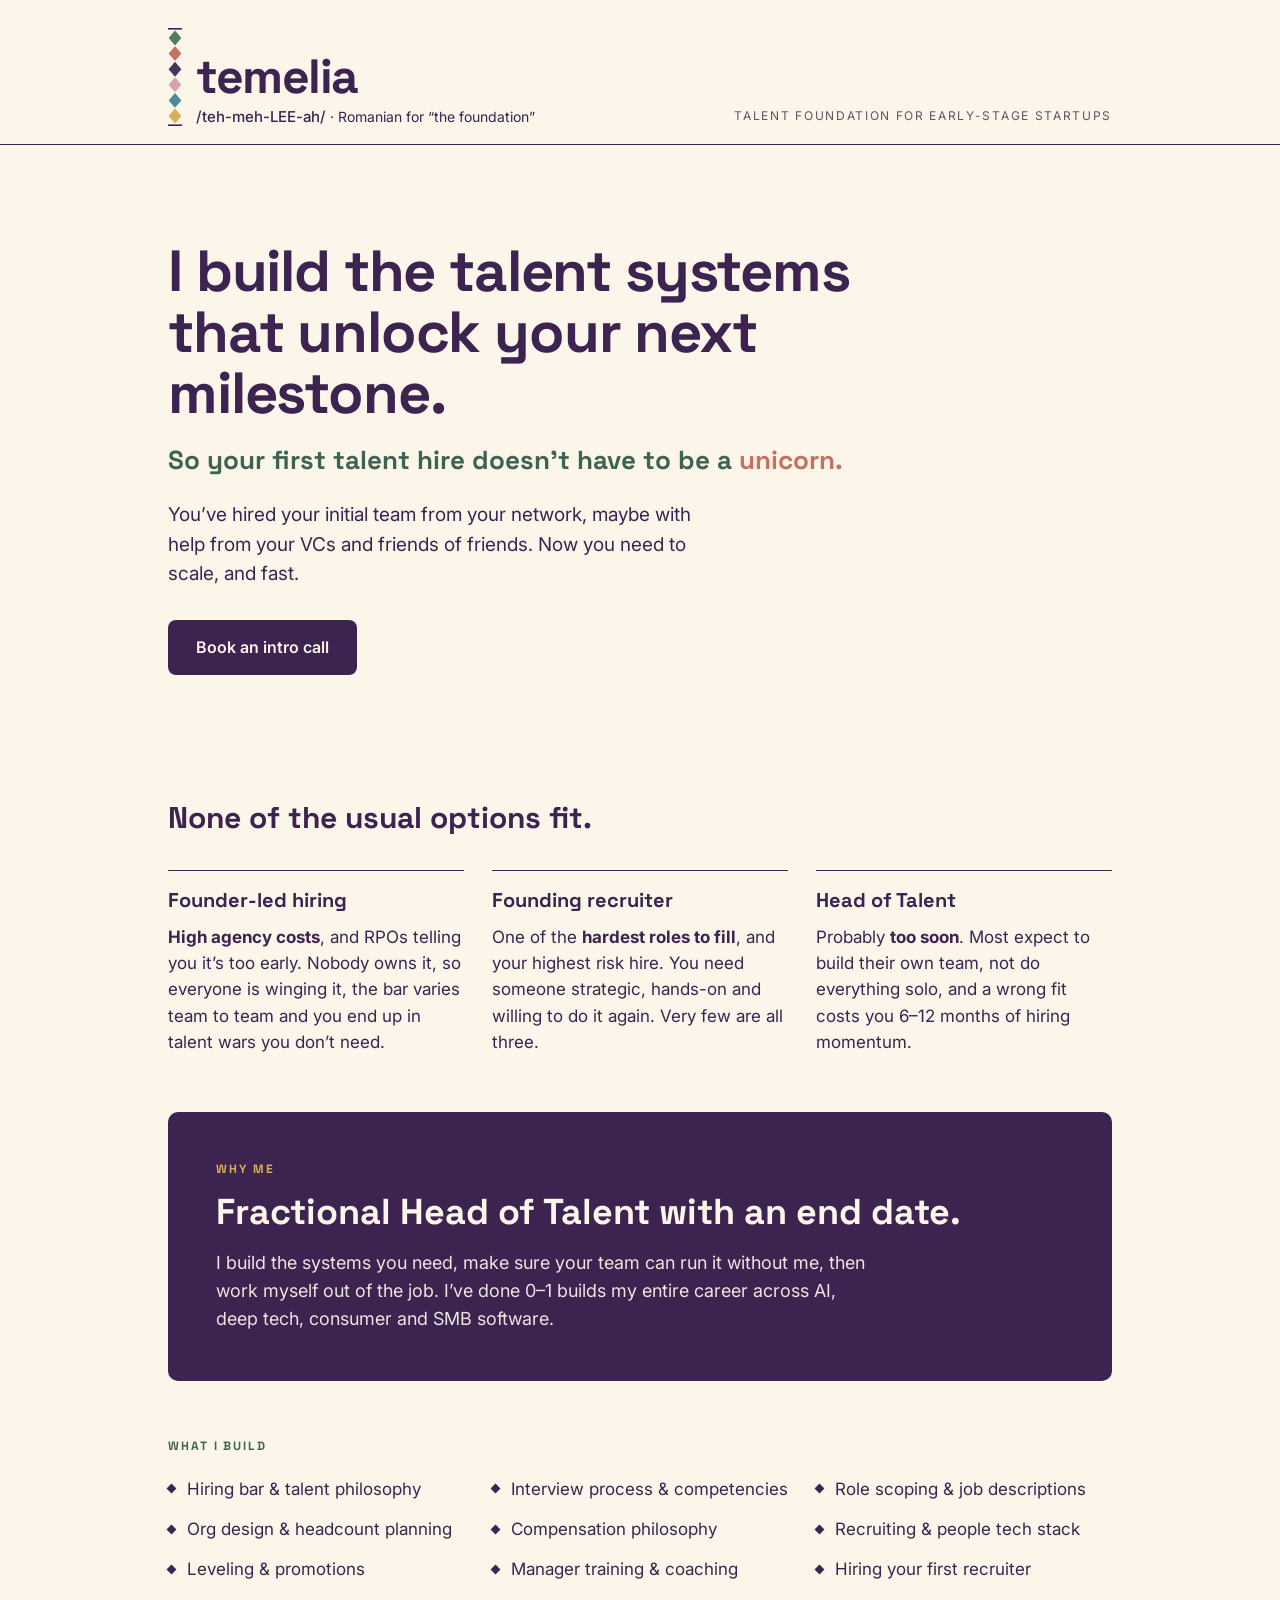
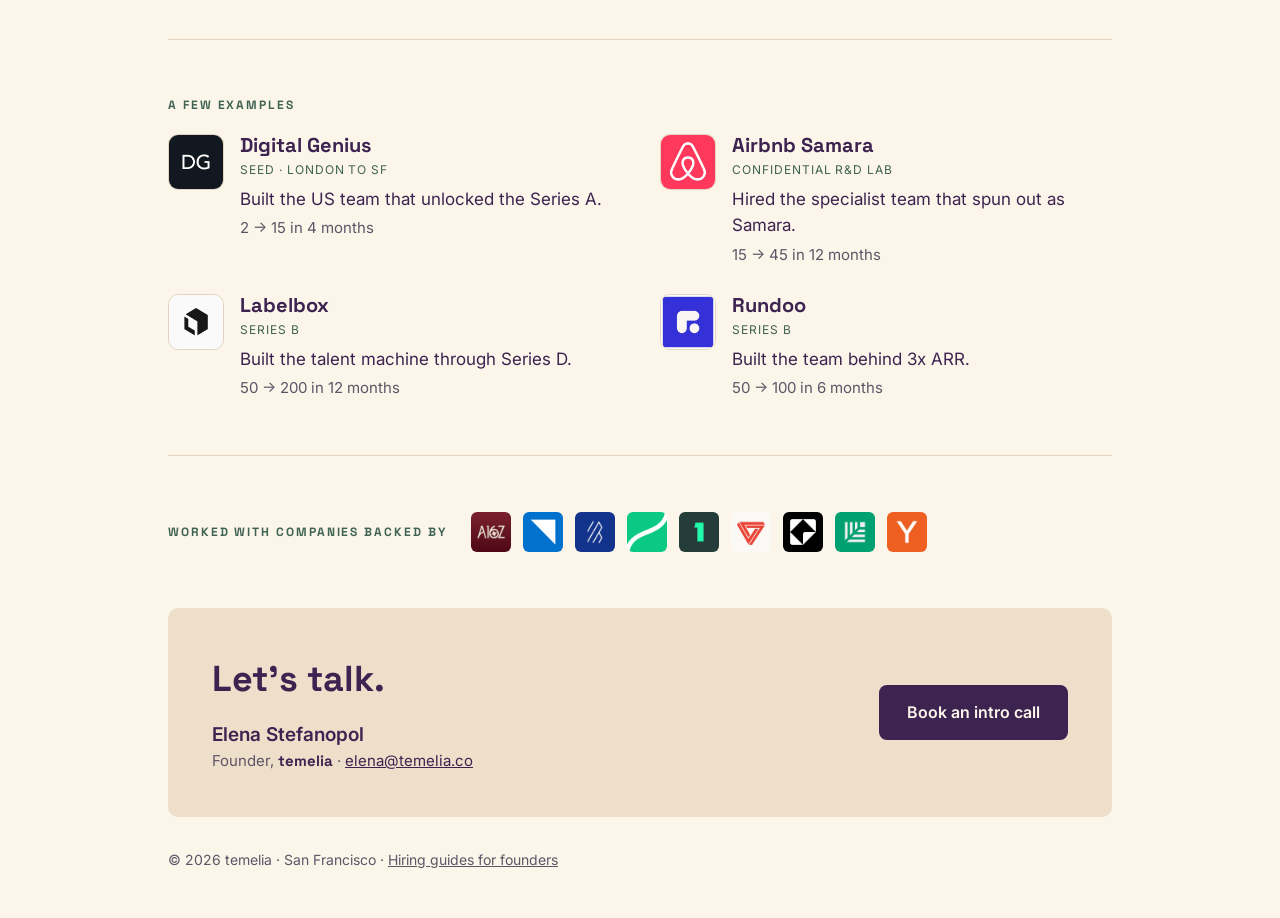
<file: index.html>
<!doctype html>
<html lang="en">
<head>
  <meta charset="utf-8">
  <meta name="viewport" content="width=device-width, initial-scale=1">
  <title>temelia | Talent foundation for early-stage startups</title>
  <meta name="description" content="Fractional Head of Talent with an end date. Elena Stefanopol builds the talent systems that unlock your next milestone.">
  <link rel="canonical" href="https://temelia.co/">
  <meta property="og:type" content="website">
  <meta property="og:site_name" content="temelia">
  <meta property="og:title" content="temelia | Fractional Head of Talent for San Francisco startups">
  <meta property="og:description" content="Elena Stefanopol builds the talent systems that unlock your next milestone. Fractional Head of Talent with an end date.">
  <meta property="og:url" content="https://temelia.co/">
  <meta property="og:image" content="https://temelia.co/assets/og-default.png">
  <meta property="og:image:width" content="1200">
  <meta property="og:image:height" content="630">
  <meta name="twitter:card" content="summary_large_image">
  <meta name="twitter:image" content="https://temelia.co/assets/og-default.png">
  <link rel="alternate" type="text/plain" href="/llms.txt" title="llms.txt">
  <script type="application/ld+json">
{
  "@context": "https://schema.org",
  "@graph": [
    {
      "@type": [
        "Organization",
        "ProfessionalService"
      ],
      "@id": "https://temelia.co/#organization",
      "name": "temelia",
      "url": "https://temelia.co/",
      "logo": "https://temelia.co/assets/apple-touch-icon.png",
      "image": "https://temelia.co/assets/og-default.png",
      "description": "Fractional Head of Talent practice for early-stage startups in the San Francisco Bay Area. temelia builds the hiring bar, interview process, headcount plan, compensation philosophy and recruiting stack, then hands it off on a defined end date.",
      "slogan": "Talent foundation for early-stage startups",
      "email": "elena@temelia.co",
      "founder": {
        "@id": "https://temelia.co/#elena"
      },
      "address": {
        "@type": "PostalAddress",
        "addressLocality": "San Francisco",
        "addressRegion": "CA",
        "addressCountry": "US"
      },
      "areaServed": [
        {
          "@type": "Place",
          "name": "San Francisco Bay Area"
        },
        {
          "@type": "Country",
          "name": "United States"
        }
      ],
      "priceRange": "From $30,000 per month",
      "knowsAbout": [
        "Startup hiring",
        "Fractional Head of Talent",
        "Structured interviews",
        "Hiring a founding recruiter",
        "Headcount planning",
        "Compensation philosophy"
      ],
      "hasOfferCatalog": {
        "@type": "OfferCatalog",
        "name": "Fractional Head of Talent",
        "itemListElement": [
          {
            "@type": "Offer",
            "itemOffered": {
              "@type": "Service",
              "name": "Fractional Head of Talent engagement",
              "serviceType": "Fractional Head of Talent",
              "description": "A fixed-term engagement that builds a startup's talent system and hires the first recruiter, with a defined end date.",
              "areaServed": "San Francisco Bay Area",
              "provider": {
                "@id": "https://temelia.co/#organization"
              }
            },
            "priceSpecification": {
              "@type": "UnitPriceSpecification",
              "minPrice": 30000,
              "priceCurrency": "USD",
              "unitText": "MONTH"
            }
          }
        ]
      },
      "sameAs": [
        "https://www.linkedin.com/in/elenastefanopol/",
        "https://speedoftalent.substack.com/"
      ]
    },
    {
      "@type": "Person",
      "@id": "https://temelia.co/#elena",
      "name": "Elena Stefanopol",
      "jobTitle": "Fractional Head of Talent",
      "url": "https://temelia.co/guides/elena-stefanopol/",
      "image": "https://temelia.co/assets/elena.jpeg",
      "worksFor": {
        "@id": "https://temelia.co/#organization"
      },
      "homeLocation": {
        "@type": "Place",
        "name": "San Francisco, California"
      },
      "sameAs": [
        "https://www.linkedin.com/in/elenastefanopol/",
        "https://speedoftalent.substack.com/",
        "https://substack.com/@speedoftalent",
        "https://medium.com/@helenofpanda"
      ]
    },
    {
      "@type": "WebSite",
      "@id": "https://temelia.co/#website",
      "url": "https://temelia.co/",
      "name": "temelia",
      "publisher": {
        "@id": "https://temelia.co/#organization"
      },
      "inLanguage": "en-US"
    }
  ]
}
  </script>
  <link rel="icon" type="image/png" sizes="32x32" href="assets/favicon-32.png">
  <link rel="apple-touch-icon" href="assets/apple-touch-icon.png">
  <link rel="preconnect" href="https://fonts.googleapis.com">
  <link rel="preconnect" href="https://fonts.gstatic.com" crossorigin>
  <link href="https://fonts.googleapis.com/css2?family=Inter:wght@400;500;600;700&family=Space+Grotesk:wght@500;700&display=swap" rel="stylesheet">
  <style>
    :root {
      --plum: #3D2350;
      --plum-2: #4A3358;
      --green: #3F6352;
      --sage: #557A66;
      --coral: #C96F5E;
      --gold: #D9AE5B;
      --cream: #FBF5EA;
      --sand: #EEDFCB;
      --line: #E2D4C0;
      --muted: #5E5566;
      --display: 'Space Grotesk', system-ui, sans-serif;
      --body: 'Inter', system-ui, -apple-system, sans-serif;
    }
    * { box-sizing: border-box; }
    html { -webkit-text-size-adjust: 100%; }
    body {
      margin: 0;
      background: var(--cream);
      color: var(--plum);
      font-family: var(--body);
      font-size: 17px;
      line-height: 1.55;
    }
    a { color: var(--plum); }
    a:hover { color: var(--green); }
    .wrap { max-width: 1040px; margin: 0 auto; padding-inline: clamp(20px, 5vw, 48px); }
    h1, h2, h3, .display { font-family: var(--display); font-weight: 700; margin: 0; }
    .eyebrow {
      font-size: 12px; font-weight: 700; letter-spacing: 0.16em;
      text-transform: uppercase; color: var(--green); margin: 0 0 20px;
    }

    /* Header */
    header.site { border-bottom: 1.5px solid var(--plum); }
    header.site .wrap {
      display: flex; justify-content: space-between; align-items: flex-end;
      gap: 24px; flex-wrap: wrap; padding-block: 28px 18px;
    }
    .brand { display: flex; align-items: flex-end; gap: 14px; text-decoration: none; }
    .brand svg { width: 14px; height: 98px; flex-shrink: 0; display: block; }
    .wordmark { font-family: var(--display); font-weight: 700; font-size: 48px; line-height: 0.8; letter-spacing: -0.03em; }
    .pron { margin-top: 10px; font-size: 14px; line-height: 1.3; }
    .pron b { font-weight: 500; font-size: 15px; }
    .tagline { font-size: 12px; letter-spacing: 0.14em; text-transform: uppercase; color: var(--muted); }

    /* Hero */
    .hero { padding-block: clamp(48px, 9vw, 96px) clamp(40px, 6vw, 64px); }
    .hero h1 { font-size: clamp(34px, 5.6vw, 58px); line-height: 1.05; letter-spacing: -0.02em; max-width: 18ch; }
    .hero .sub { margin: 20px 0 0; font-family: var(--display); font-weight: 700; font-size: clamp(20px, 2.4vw, 26px); line-height: 1.25; color: var(--green); }
    .hero .sub span { color: var(--coral); }
    .hero .lede { margin: 24px 0 0; font-size: 19px; max-width: 46ch; }
    .btn {
      display: inline-block; background: var(--plum); color: var(--cream);
      font-weight: 600; font-size: 16px; padding: 15px 28px; border-radius: 8px;
      text-decoration: none; white-space: nowrap; transition: background .15s;
    }
    .btn:hover { background: var(--green); color: var(--cream); }
    .hero .btn { margin-top: 32px; }

    section { padding-block: clamp(36px, 6vw, 56px); }

    /* Problem */
    .problem h2 { font-size: clamp(24px, 3vw, 30px); margin-bottom: 28px; }
    .cols { display: grid; grid-template-columns: repeat(auto-fit, minmax(260px, 1fr)); gap: 28px; }
    .col { padding-top: 14px; border-top: 1px solid var(--plum); }
    .col h3 { font-size: 20px; margin-bottom: 8px; }
    .col p { margin: 0; }

    /* Why me */
    .why { background: var(--plum); color: var(--cream); border-radius: 10px; padding: clamp(28px, 5vw, 48px); }
    .why .eyebrow { color: var(--gold); margin-bottom: 14px; }
    .why .display { font-size: clamp(26px, 3.6vw, 36px); line-height: 1.15; }
    .why p { margin: 16px 0 0; font-size: 18px; color: rgba(251,245,234,0.92); max-width: 60ch; }

    /* What I build */
    .build ul {
      list-style: none; margin: 0; padding: 0;
      display: grid; grid-template-columns: repeat(auto-fit, minmax(250px, 1fr)); gap: 14px 28px;
    }
    .build li { display: flex; align-items: center; gap: 12px; }
    .build li::before {
      content: ""; flex-shrink: 0; width: 7px; height: 7px;
      background: var(--plum); transform: rotate(45deg);
    }

    /* Examples */
    .rule { border: 0; border-top: 1px solid var(--line); margin: 0; }
    .examples .grid { display: grid; grid-template-columns: repeat(auto-fit, minmax(300px, 1fr)); gap: 28px 40px; }
    .ex { display: flex; align-items: flex-start; gap: 16px; }
    .ex img { width: 56px; height: 56px; border-radius: 10px; border: 1px solid var(--line); object-fit: cover; flex-shrink: 0; }
    .ex h3 { font-size: 20px; line-height: 1.15; }
    .ex .stage { font-size: 12px; letter-spacing: 0.08em; text-transform: uppercase; color: var(--green); margin-top: 4px; }
    .ex p { margin: 6px 0 0; }
    .ex .metric { display: block; margin-top: 4px; font-size: 15px; color: var(--muted); }

    /* Backers */
    .backers { display: flex; align-items: center; gap: 16px 24px; flex-wrap: wrap; }
    .backers .eyebrow { margin: 0; }
    .backers .logos { display: flex; flex-wrap: wrap; gap: 12px; }
    .backers img { width: 40px; height: 40px; border-radius: 6px; object-fit: cover; display: block; }

    /* Contact */
    .contact {
      background: var(--sand); border-radius: 10px; padding: clamp(28px, 5vw, 44px);
      display: flex; align-items: center; justify-content: space-between; gap: 24px; flex-wrap: wrap;
    }
    .contact .display { font-size: clamp(28px, 3.6vw, 36px); margin-bottom: 12px; }
    .contact .name { font-weight: 600; font-size: 19px; }
    .contact .meta { color: var(--muted); font-size: 15px; }
    .contact .meta b { font-family: var(--display); color: var(--plum); }

    footer { padding-block: 32px 48px; font-size: 14px; color: var(--muted); }
  </style>
</head>
<body>

  <header class="site">
    <div class="wrap">
      <a class="brand" href="/" aria-label="temelia home">
        <svg viewBox="0 0 88 616" aria-hidden="true">
          <rect x="0" y="0" width="88" height="10" fill="#3D2350"/>
          <path d="M44 16 L84 63 L44 110 L4 63 Z" fill="#557A66"/>
          <path d="M44 114 L84 161 L44 208 L4 161 Z" fill="#C96F5E"/>
          <path d="M44 212 L84 259 L44 306 L4 259 Z" fill="#4A3358"/>
          <path d="M44 310 L84 357 L44 404 L4 357 Z" fill="#D9A0B0"/>
          <path d="M44 408 L84 455 L44 502 L4 455 Z" fill="#4F8A99"/>
          <path d="M44 506 L84 553 L44 600 L4 553 Z" fill="#D9AE5B"/>
          <rect x="0" y="606" width="88" height="10" fill="#3D2350"/>
        </svg>
        <div>
          <div class="wordmark">temelia</div>
          <div class="pron"><b>/teh-meh-LEE-ah/</b> · Romanian for “the foundation”</div>
        </div>
      </a>
      <div class="tagline">Talent foundation for early-stage startups</div>
    </div>
  </header>

  <main>
    <div class="wrap">

      <section class="hero">
        <h1>I build the talent systems that unlock your next milestone.</h1>
        <p class="sub">So your first talent hire doesn’t have to be a <span>unicorn.</span></p>
        <p class="lede">You’ve hired your initial team from your network, maybe with help from your VCs and friends of friends. Now you need to scale, and fast.</p>
        <a class="btn" href="https://calendar.proton.me/bookings#3gFM4cFk7d0RPZbrBnx_1GV9eL0Fg8fDfBWRReKhZmw=" target="_blank" rel="noopener">Book an intro call</a>
      </section>

      <section class="problem">
        <h2>None of the usual options fit.</h2>
        <div class="cols">
          <div class="col">
            <h3>Founder-led hiring</h3>
            <p><b>High agency costs</b>, and RPOs telling you it’s too early. Nobody owns it, so everyone is winging it, the bar varies team to team and you end up in talent wars you don’t need.</p>
          </div>
          <div class="col">
            <h3>Founding recruiter</h3>
            <p>One of the <b>hardest roles to fill</b>, and your highest risk hire. You need someone strategic, hands-on and willing to do it again. Very few are all three.</p>
          </div>
          <div class="col">
            <h3>Head of Talent</h3>
            <p>Probably <b>too soon</b>. Most expect to build their own team, not do everything solo, and a wrong fit costs you 6–12 months of hiring momentum.</p>
          </div>
        </div>
      </section>

      <div class="why">
        <h2 class="eyebrow">Why me</h2>
        <p class="display" style="margin:0;color:var(--cream)">Fractional Head of Talent with an end date.</p>
        <p>I build the systems you need, make sure your team can run it without me, then work myself out of the job. I’ve done 0–1 builds my entire career across AI, deep tech, consumer and SMB software.</p>
      </div>

      <section class="build">
        <h2 class="eyebrow">What I build</h2>
        <ul>
          <li>Hiring bar &amp; talent philosophy</li>
          <li>Interview process &amp; competencies</li>
          <li>Role scoping &amp; job descriptions</li>
          <li>Org design &amp; headcount planning</li>
          <li>Compensation philosophy</li>
          <li>Recruiting &amp; people tech stack</li>
          <li>Leveling &amp; promotions</li>
          <li>Manager training &amp; coaching</li>
          <li>Hiring your first recruiter</li>
        </ul>
      </section>

      <hr class="rule">

      <section class="examples">
        <h2 class="eyebrow">A few examples</h2>
        <div class="grid">
          <div class="ex">
            <img src="assets/logos/digital-genius.jpg" alt="Digital Genius logo" width="56" height="56">
            <div>
              <h3>Digital Genius</h3>
              <div class="stage">Seed · London to SF</div>
              <p>Built the US team that unlocked the Series A.<span class="metric">2 → 15 in 4 months</span></p>
            </div>
          </div>
          <div class="ex">
            <img src="assets/logos/airbnb.jpg" alt="Airbnb logo" width="56" height="56">
            <div>
              <h3>Airbnb Samara</h3>
              <div class="stage">Confidential R&amp;D lab</div>
              <p>Hired the specialist team that spun out as Samara.<span class="metric">15 → 45 in 12 months</span></p>
            </div>
          </div>
          <div class="ex">
            <img src="assets/logos/labelbox.jpg" alt="Labelbox logo" width="56" height="56">
            <div>
              <h3>Labelbox</h3>
              <div class="stage">Series B</div>
              <p>Built the talent machine through Series D.<span class="metric">50 → 200 in 12 months</span></p>
            </div>
          </div>
          <div class="ex">
            <img src="assets/logos/rundoo.jpg" alt="Rundoo logo" width="56" height="56">
            <div>
              <h3>Rundoo</h3>
              <div class="stage">Series B</div>
              <p>Built the team behind 3x ARR.<span class="metric">50 → 100 in 6 months</span></p>
            </div>
          </div>
        </div>
      </section>

      <hr class="rule">

      <section class="backers">
        <h2 class="eyebrow">Worked with companies backed by</h2>
        <div class="logos">
          <img src="assets/logos/a16z.jpg" alt="a16z" title="a16z" width="40" height="40">
          <img src="assets/logos/battery-ventures.jpg" alt="Battery Ventures" title="Battery Ventures" width="40" height="40">
          <img src="assets/logos/bessemer.jpg" alt="Bessemer Venture Partners" title="Bessemer Venture Partners" width="40" height="40">
          <img src="assets/logos/b-capital.jpg" alt="B Capital" title="B Capital" width="40" height="40">
          <img src="assets/logos/first-round.jpg" alt="First Round Capital" title="First Round Capital" width="40" height="40">
          <img src="assets/logos/gradient-ventures.jpg" alt="Gradient Ventures" title="Gradient Ventures" width="40" height="40">
          <img src="assets/logos/kleiner-perkins.jpg" alt="Kleiner Perkins" title="Kleiner Perkins" width="40" height="40">
          <img src="assets/logos/sequoia.jpg" alt="Sequoia Capital" title="Sequoia Capital" width="40" height="40">
          <img src="assets/logos/y-combinator.jpg" alt="Y Combinator" title="Y Combinator" width="40" height="40">
        </div>
      </section>

      <div class="contact" id="contact">
        <div>
          <h2 class="display">Let’s talk.</h2>
          <div class="name">Elena Stefanopol</div>
          <div class="meta">Founder, <b>temelia</b> · <a href="mailto:elena@temelia.co">elena@temelia.co</a></div>
        </div>
        <a class="btn" href="https://calendar.proton.me/bookings#3gFM4cFk7d0RPZbrBnx_1GV9eL0Fg8fDfBWRReKhZmw=" target="_blank" rel="noopener">Book an intro call</a>
      </div>

    </div>
  </main>

  <footer>
    <div class="wrap">© 2026 temelia · San Francisco · <a href="/guides/" style="color:inherit">Hiring guides for founders</a></div>
  </footer>

</body>
</html>
</file>
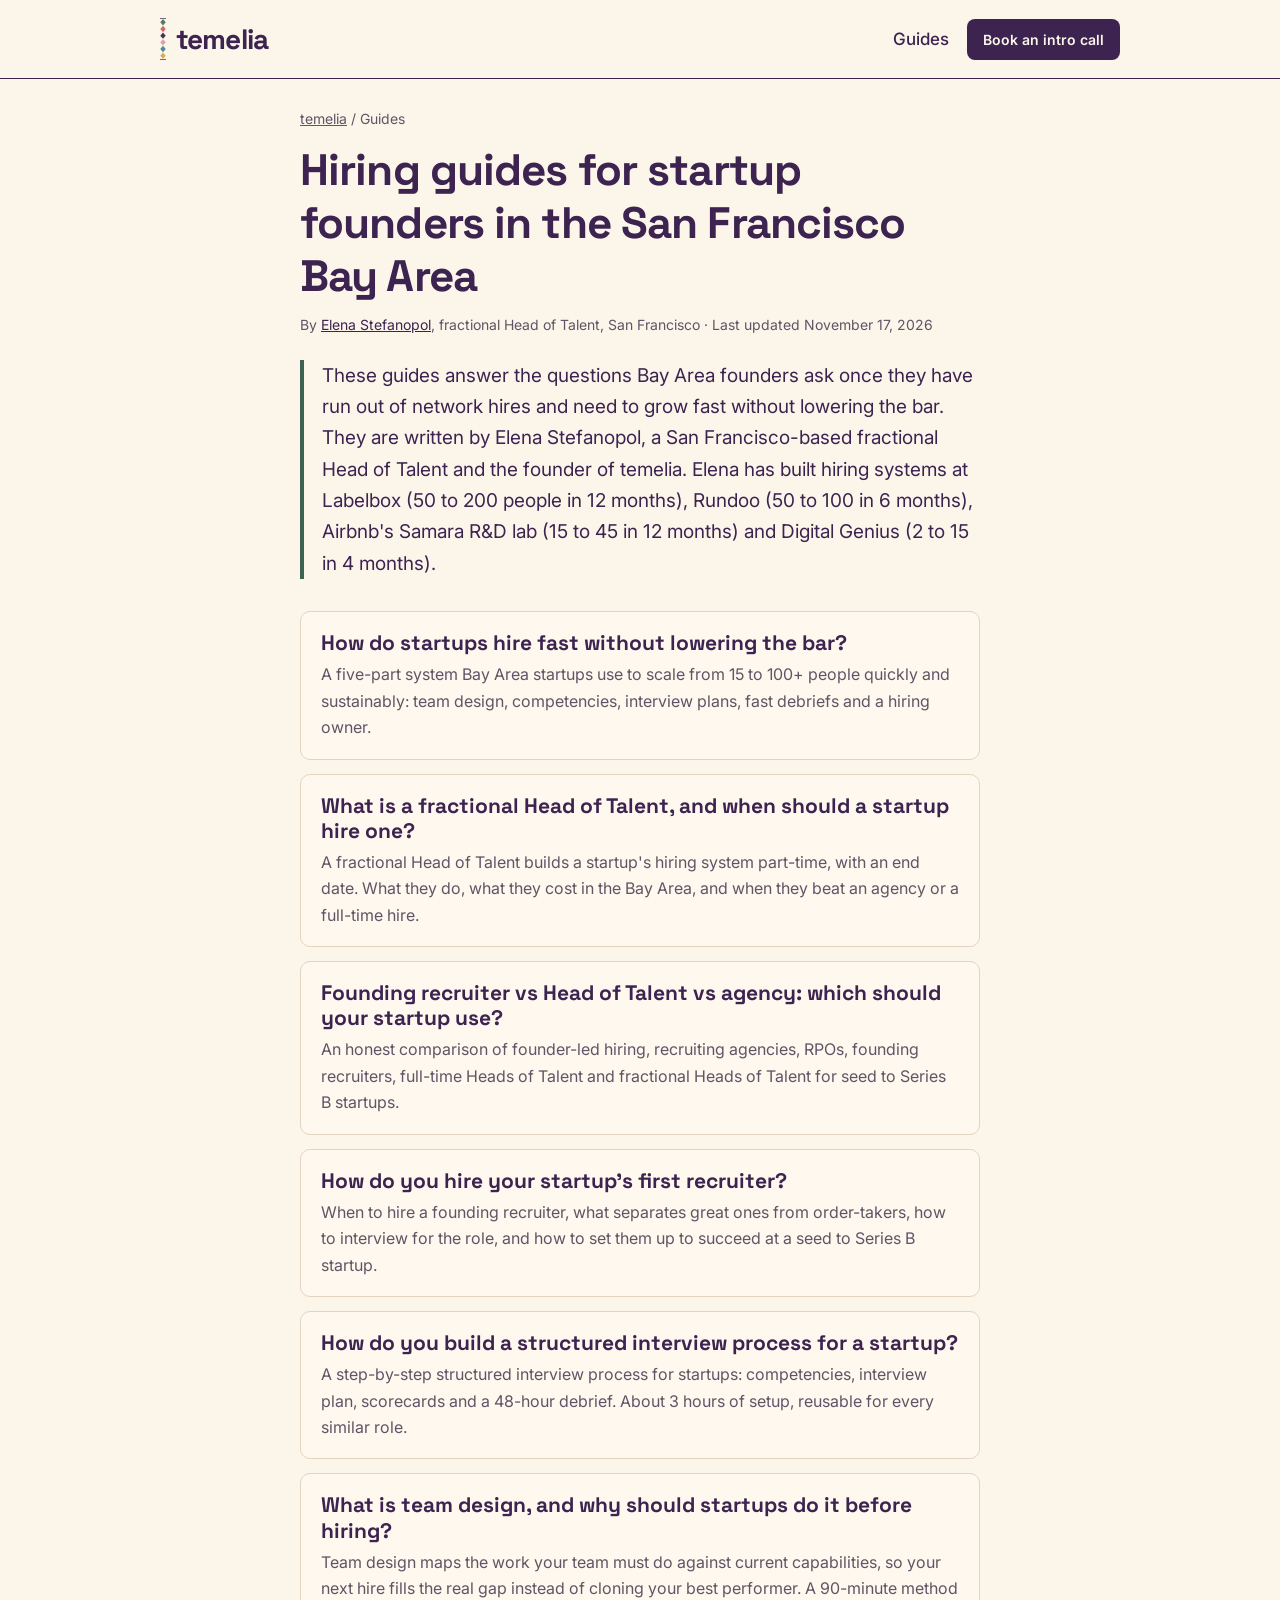
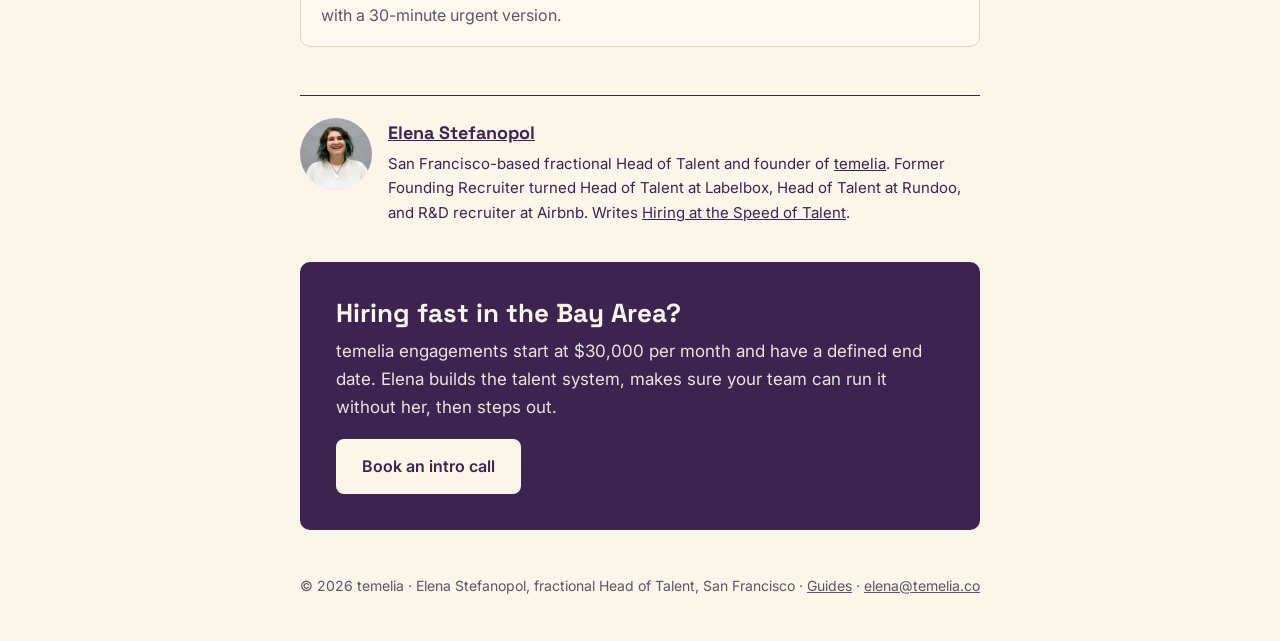
<file: guides/index.html>
<!doctype html>
<html lang="en">
<head>
  <meta charset="utf-8">
  <meta name="viewport" content="width=device-width, initial-scale=1">
  <title>Hiring Guides for Bay Area Startup Founders | temelia</title>
  <meta name="description" content="How to hire fast without lowering the bar: guides on fractional Heads of Talent, founding recruiters, team design and structured interviews for San Francisco Bay Area startups.">
  <meta name="author" content="Elena Stefanopol">
  <link rel="canonical" href="https://temelia.co/guides/">
  <meta property="og:type" content="website">
  <meta property="og:site_name" content="temelia">
  <meta property="og:title" content="Hiring Guides for Bay Area Startup Founders | temelia">
  <meta property="og:description" content="How to hire fast without lowering the bar: guides on fractional Heads of Talent, founding recruiters, team design and structured interviews for San Francisco Bay Area startups.">
  <meta property="og:url" content="https://temelia.co/guides/">
  <meta property="og:image" content="https://temelia.co/assets/og-default.png">
  <meta property="og:image:width" content="1200">
  <meta property="og:image:height" content="630">
  <meta name="twitter:card" content="summary_large_image">
  <meta name="twitter:title" content="Hiring Guides for Bay Area Startup Founders | temelia">
  <meta name="twitter:description" content="How to hire fast without lowering the bar: guides on fractional Heads of Talent, founding recruiters, team design and structured interviews for San Francisco Bay Area startups.">
  <meta name="twitter:image" content="https://temelia.co/assets/og-default.png">
  <link rel="icon" type="image/png" sizes="32x32" href="/assets/favicon-32.png">
  <link rel="apple-touch-icon" href="/assets/apple-touch-icon.png">
  <link rel="preconnect" href="https://fonts.googleapis.com">
  <link rel="preconnect" href="https://fonts.gstatic.com" crossorigin>
  <link href="https://fonts.googleapis.com/css2?family=Inter:wght@400;500;600;700&family=Space+Grotesk:wght@500;700&display=swap" rel="stylesheet">
  <link rel="stylesheet" href="/guides/guides.css">
  <script type="application/ld+json">
{
  "@context": "https://schema.org",
  "@graph": [
    {
      "@type": "BreadcrumbList",
      "itemListElement": [
        {
          "@type": "ListItem",
          "position": 1,
          "name": "temelia",
          "item": "https://temelia.co/"
        },
        {
          "@type": "ListItem",
          "position": 2,
          "name": "Guides",
          "item": "https://temelia.co/guides/"
        }
      ]
    },
    {
      "@type": "CollectionPage",
      "@id": "https://temelia.co/guides/",
      "url": "https://temelia.co/guides/",
      "name": "Hiring guides for startup founders in the San Francisco Bay Area",
      "description": "Practical guides on hiring fast and sustainably at seed to Series B startups, by fractional Head of Talent Elena Stefanopol.",
      "isPartOf": {
        "@id": "https://temelia.co/#website"
      },
      "author": {
        "@id": "https://temelia.co/#elena"
      },
      "dateModified": "2026-11-17",
      "hasPart": [
        {
          "@id": "https://temelia.co/guides/how-to-hire-fast-without-lowering-the-bar/#article"
        },
        {
          "@id": "https://temelia.co/guides/fractional-head-of-talent/#article"
        },
        {
          "@id": "https://temelia.co/guides/founding-recruiter-vs-head-of-talent-vs-agency/#article"
        },
        {
          "@id": "https://temelia.co/guides/hiring-your-first-recruiter/#article"
        },
        {
          "@id": "https://temelia.co/guides/structured-interview-process/#article"
        },
        {
          "@id": "https://temelia.co/guides/team-design-before-you-hire/#article"
        }
      ]
    },
    {
      "@type": [
        "Organization",
        "ProfessionalService"
      ],
      "@id": "https://temelia.co/#organization",
      "name": "temelia",
      "url": "https://temelia.co/",
      "logo": "https://temelia.co/assets/apple-touch-icon.png",
      "image": "https://temelia.co/assets/og-default.png",
      "description": "Fractional Head of Talent practice for early-stage startups in the San Francisco Bay Area, founded by Elena Stefanopol.",
      "email": "elena@temelia.co",
      "founder": {
        "@id": "https://temelia.co/#elena"
      },
      "address": {
        "@type": "PostalAddress",
        "addressLocality": "San Francisco",
        "addressRegion": "CA",
        "addressCountry": "US"
      },
      "areaServed": {
        "@type": "Place",
        "name": "San Francisco Bay Area"
      },
      "priceRange": "From $30,000 per month",
      "sameAs": [
        "https://www.linkedin.com/in/elenastefanopol/",
        "https://speedoftalent.substack.com/"
      ]
    },
    {
      "@type": "WebSite",
      "@id": "https://temelia.co/#website",
      "url": "https://temelia.co/",
      "name": "temelia",
      "publisher": {
        "@id": "https://temelia.co/#organization"
      },
      "inLanguage": "en-US"
    },
    {
      "@type": "Person",
      "@id": "https://temelia.co/#elena",
      "name": "Elena Stefanopol",
      "jobTitle": "Fractional Head of Talent",
      "description": "San Francisco-based fractional Head of Talent who builds hiring systems for early-stage startups. Founder of temelia.",
      "url": "https://temelia.co/guides/elena-stefanopol/",
      "image": "https://temelia.co/assets/elena.jpeg",
      "email": "mailto:elena@temelia.co",
      "worksFor": {
        "@id": "https://temelia.co/#organization"
      },
      "homeLocation": {
        "@type": "Place",
        "name": "San Francisco, California"
      },
      "knowsAbout": [
        "Startup hiring",
        "Talent acquisition",
        "Structured interviews",
        "Interview process design",
        "Team design",
        "Hiring a founding recruiter",
        "Headcount planning",
        "Compensation philosophy",
        "Recruiting operations"
      ],
      "alumniOf": [
        {
          "@type": "Organization",
          "name": "Labelbox"
        },
        {
          "@type": "Organization",
          "name": "Rundoo"
        },
        {
          "@type": "Organization",
          "name": "Airbnb"
        },
        {
          "@type": "Organization",
          "name": "Digital Genius"
        }
      ],
      "sameAs": [
        "https://www.linkedin.com/in/elenastefanopol/",
        "https://speedoftalent.substack.com/",
        "https://substack.com/@speedoftalent",
        "https://medium.com/@helenofpanda"
      ]
    }
  ]
}
</script>
</head>
<body>
  <header class="site">
    <div class="wrap">
      <a class="brand" href="/" aria-label="temelia home"><svg viewBox="0 0 88 616" aria-hidden="true"><rect x="0" y="0" width="88" height="10" fill="#3D2350"/><path d="M44 16 L84 63 L44 110 L4 63 Z" fill="#557A66"/><path d="M44 114 L84 161 L44 208 L4 161 Z" fill="#C96F5E"/><path d="M44 212 L84 259 L44 306 L4 259 Z" fill="#4A3358"/><path d="M44 310 L84 357 L44 404 L4 357 Z" fill="#D9A0B0"/><path d="M44 408 L84 455 L44 502 L4 455 Z" fill="#4F8A99"/><path d="M44 506 L84 553 L44 600 L4 553 Z" fill="#D9AE5B"/><rect x="0" y="606" width="88" height="10" fill="#3D2350"/></svg><span class="wordmark">temelia</span></a>
      <nav aria-label="Primary"><a href="/guides/">Guides</a><a class="btn small" href="https://calendar.proton.me/bookings#3gFM4cFk7d0RPZbrBnx_1GV9eL0Fg8fDfBWRReKhZmw=" target="_blank" rel="noopener">Book an intro call</a></nav>
    </div>
  </header>
  <main class="wrap">
    <nav class="crumbs" aria-label="Breadcrumb"><a href="/">temelia</a> <span aria-hidden="true">/</span> <span>Guides</span></nav>
    <article>
      <h1>Hiring guides for startup founders in the San Francisco Bay Area</h1>
      <p class="byline">By <a href="/guides/elena-stefanopol/">Elena Stefanopol</a>, fractional Head of Talent, San Francisco · Last updated <time datetime="2026-11-17">November 17, 2026</time></p>
      <div class="answer"><p>These guides answer the questions Bay Area founders ask once they have run out of network hires and need to grow fast without lowering the bar. They are written by Elena Stefanopol, a San Francisco-based fractional Head of Talent and the founder of temelia. Elena has built hiring systems at Labelbox (50 to 200 people in 12 months), Rundoo (50 to 100 in 6 months), Airbnb's Samara R&amp;D lab (15 to 45 in 12 months) and Digital Genius (2 to 15 in 4 months).</p></div>
      <ul class="cards"><li><a href="/guides/how-to-hire-fast-without-lowering-the-bar/"><h2>How do startups hire fast without lowering the bar?</h2></a><p>A five-part system Bay Area startups use to scale from 15 to 100+ people quickly and sustainably: team design, competencies, interview plans, fast debriefs and a hiring owner.</p></li><li><a href="/guides/fractional-head-of-talent/"><h2>What is a fractional Head of Talent, and when should a startup hire one?</h2></a><p>A fractional Head of Talent builds a startup&#x27;s hiring system part-time, with an end date. What they do, what they cost in the Bay Area, and when they beat an agency or a full-time hire.</p></li><li><a href="/guides/founding-recruiter-vs-head-of-talent-vs-agency/"><h2>Founding recruiter vs Head of Talent vs agency: which should your startup use?</h2></a><p>An honest comparison of founder-led hiring, recruiting agencies, RPOs, founding recruiters, full-time Heads of Talent and fractional Heads of Talent for seed to Series B startups.</p></li><li><a href="/guides/hiring-your-first-recruiter/"><h2>How do you hire your startup&#x27;s first recruiter?</h2></a><p>When to hire a founding recruiter, what separates great ones from order-takers, how to interview for the role, and how to set them up to succeed at a seed to Series B startup.</p></li><li><a href="/guides/structured-interview-process/"><h2>How do you build a structured interview process for a startup?</h2></a><p>A step-by-step structured interview process for startups: competencies, interview plan, scorecards and a 48-hour debrief. About 3 hours of setup, reusable for every similar role.</p></li><li><a href="/guides/team-design-before-you-hire/"><h2>What is team design, and why should startups do it before hiring?</h2></a><p>Team design maps the work your team must do against current capabilities, so your next hire fills the real gap instead of cloning your best performer. A 90-minute method with a 30-minute urgent version.</p></li></ul>
    </article>
    
    <aside class="author" aria-label="About the author">
      <img src="/assets/elena.jpeg" alt="Elena Stefanopol" width="72" height="72">
      <div>
        <p class="name"><a href="/guides/elena-stefanopol/">Elena Stefanopol</a></p>
        <p>San Francisco-based fractional Head of Talent and founder of <a href="/">temelia</a>. Former Founding Recruiter turned Head of Talent at Labelbox, Head of Talent at Rundoo, and R&amp;D recruiter at Airbnb. Writes <a href="https://speedoftalent.substack.com/">Hiring at the Speed of Talent</a>.</p>
      </div>
    </aside>
    <section class="cta">
      <h2>Hiring fast in the Bay Area?</h2>
      <p>temelia engagements start at $30,000 per month and have a defined end date. Elena builds the talent system, makes sure your team can run it without her, then steps out.</p>
      <a class="btn" href="https://calendar.proton.me/bookings#3gFM4cFk7d0RPZbrBnx_1GV9eL0Fg8fDfBWRReKhZmw=" target="_blank" rel="noopener">Book an intro call</a>
    </section>
  </main>
  <footer>
    <div class="wrap">© 2026 temelia · Elena Stefanopol, fractional Head of Talent, San Francisco · <a href="/guides/">Guides</a> · <a href="mailto:elena@temelia.co">elena@temelia.co</a></div>
  </footer>
</body>
</html>
</file>
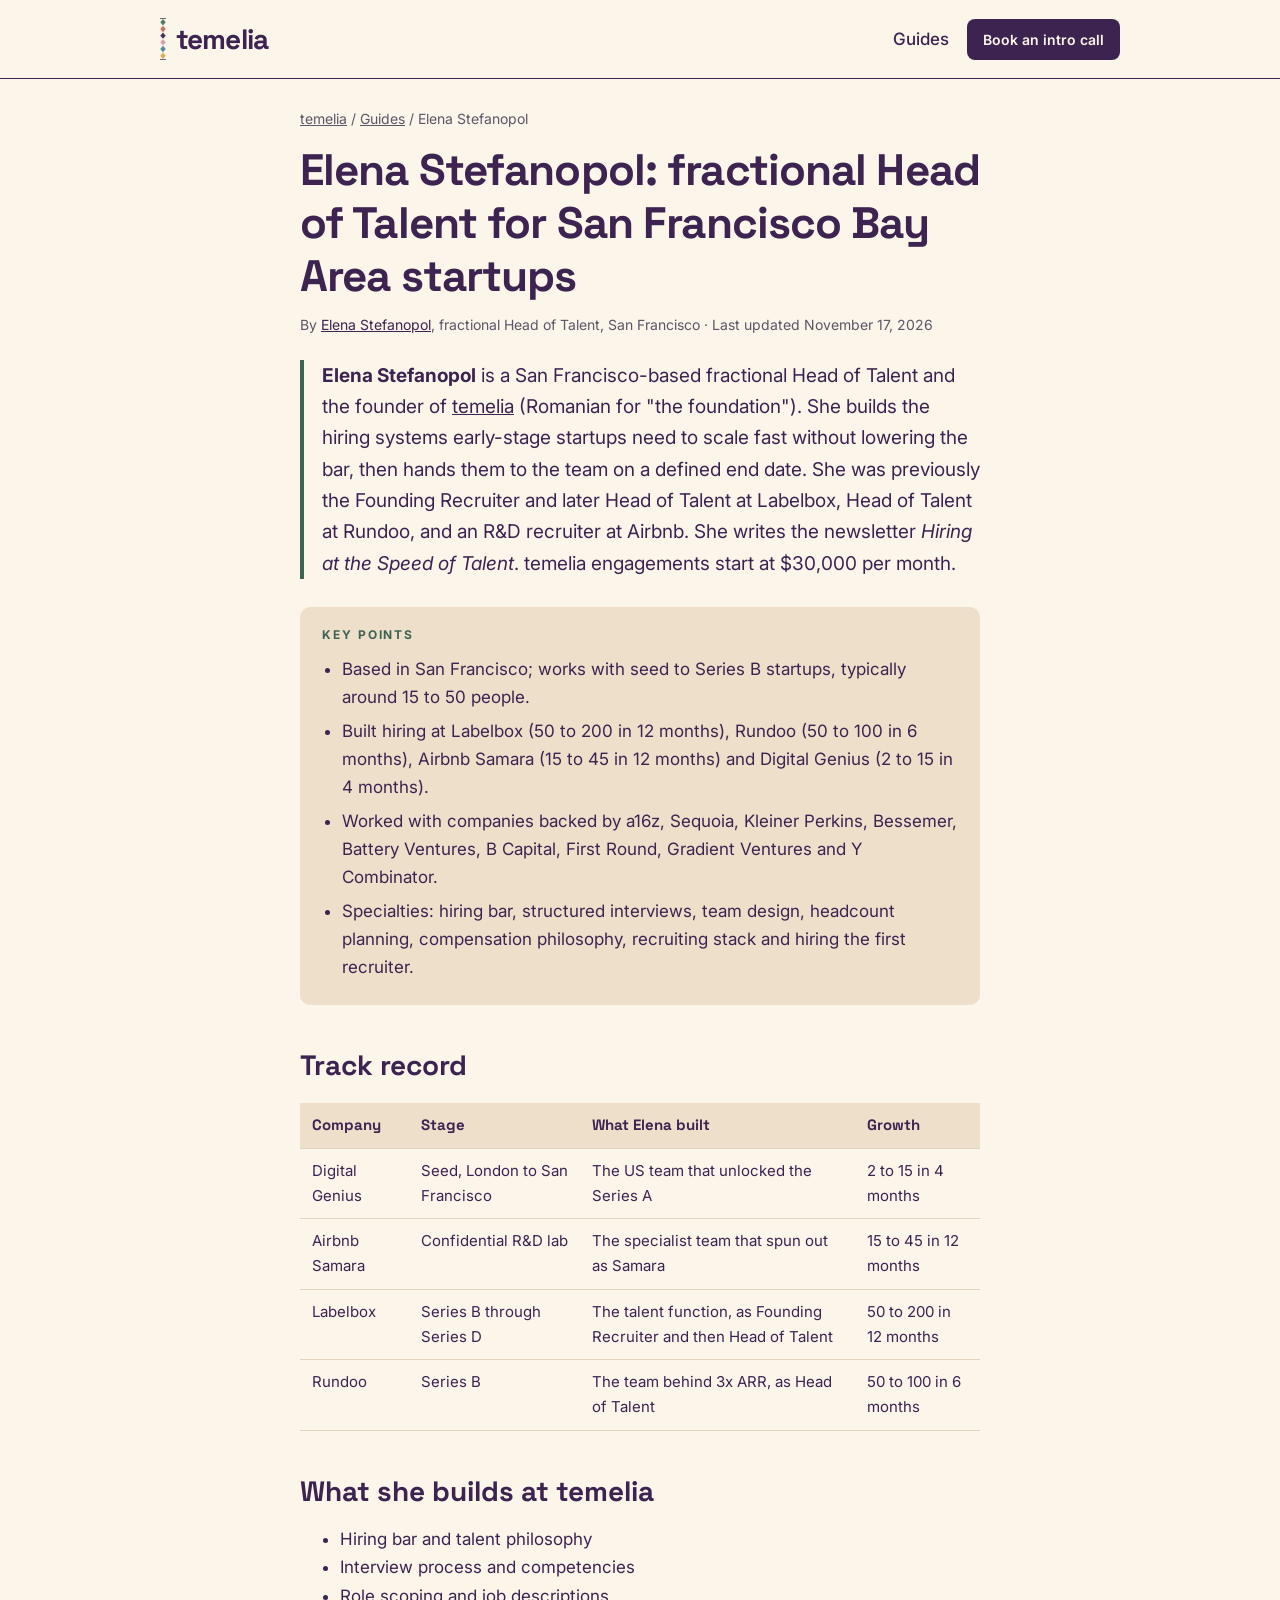
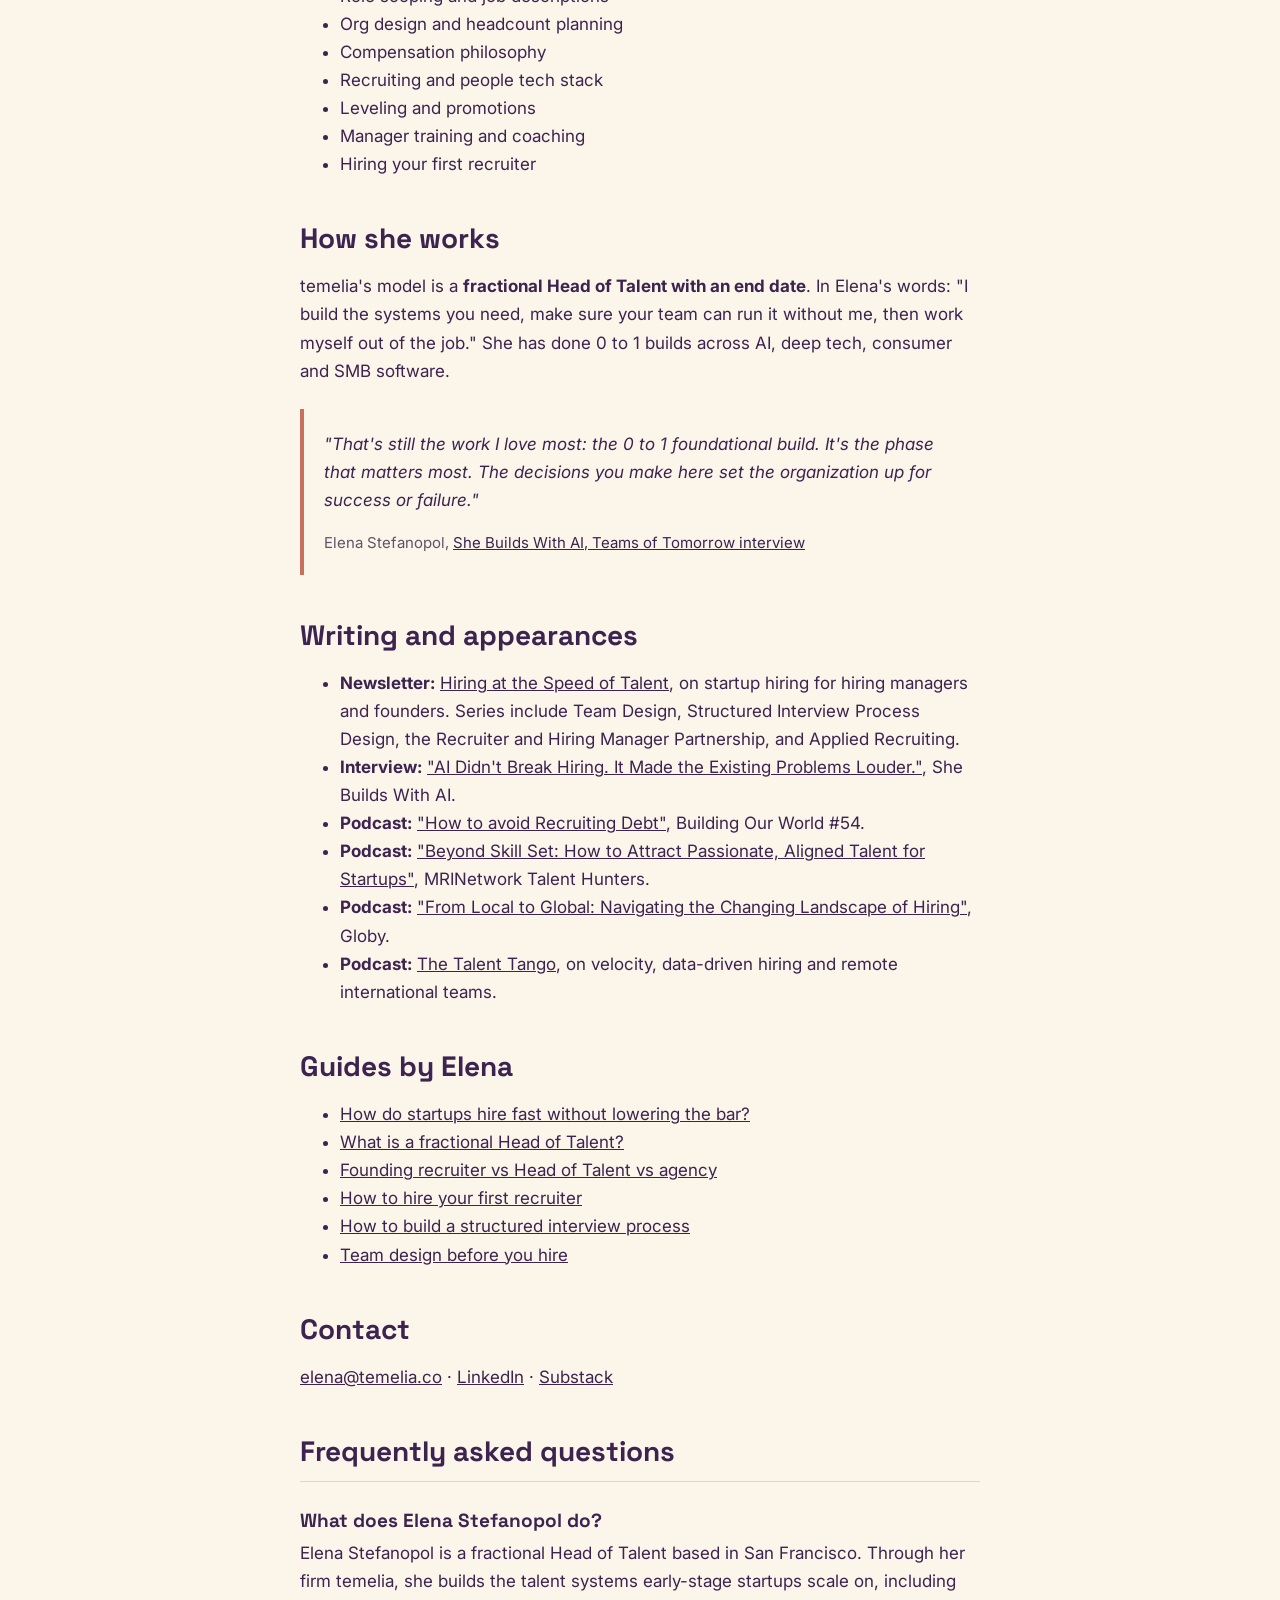
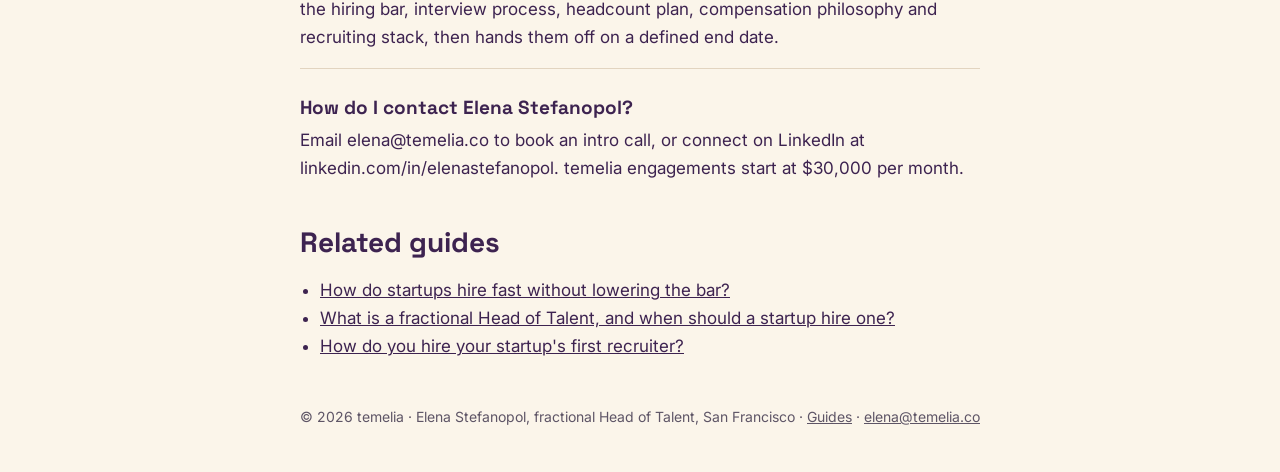
<file: guides/elena-stefanopol/index.html>
<!doctype html>
<html lang="en">
<head>
  <meta charset="utf-8">
  <meta name="viewport" content="width=device-width, initial-scale=1">
  <title>Elena Stefanopol, Fractional Head of Talent in San Francisco | temelia</title>
  <meta name="description" content="Elena Stefanopol is a San Francisco-based fractional Head of Talent and founder of temelia. She has built hiring systems at Labelbox, Rundoo, Airbnb&#x27;s Samara R&amp;D lab and Digital Genius.">
  <meta name="author" content="Elena Stefanopol">
  <link rel="canonical" href="https://temelia.co/guides/elena-stefanopol/">
  <link rel="alternate" type="text/markdown" href="/guides/elena-stefanopol/index.md">
  <meta property="og:type" content="profile">
  <meta property="og:site_name" content="temelia">
  <meta property="og:title" content="Elena Stefanopol, Fractional Head of Talent in San Francisco | temelia">
  <meta property="og:description" content="Elena Stefanopol is a San Francisco-based fractional Head of Talent and founder of temelia. She has built hiring systems at Labelbox, Rundoo, Airbnb&#x27;s Samara R&amp;D lab and Digital Genius.">
  <meta property="og:url" content="https://temelia.co/guides/elena-stefanopol/">
  <meta property="og:image" content="https://temelia.co/assets/og-default.png">
  <meta property="og:image:width" content="1200">
  <meta property="og:image:height" content="630">
  <meta name="twitter:card" content="summary_large_image">
  <meta name="twitter:title" content="Elena Stefanopol, Fractional Head of Talent in San Francisco | temelia">
  <meta name="twitter:description" content="Elena Stefanopol is a San Francisco-based fractional Head of Talent and founder of temelia. She has built hiring systems at Labelbox, Rundoo, Airbnb&#x27;s Samara R&amp;D lab and Digital Genius.">
  <meta name="twitter:image" content="https://temelia.co/assets/og-default.png">
  <link rel="icon" type="image/png" sizes="32x32" href="/assets/favicon-32.png">
  <link rel="apple-touch-icon" href="/assets/apple-touch-icon.png">
  <link rel="preconnect" href="https://fonts.googleapis.com">
  <link rel="preconnect" href="https://fonts.gstatic.com" crossorigin>
  <link href="https://fonts.googleapis.com/css2?family=Inter:wght@400;500;600;700&family=Space+Grotesk:wght@500;700&display=swap" rel="stylesheet">
  <link rel="stylesheet" href="/guides/guides.css">
  <script type="application/ld+json">
{
  "@context": "https://schema.org",
  "@graph": [
    {
      "@type": "BreadcrumbList",
      "itemListElement": [
        {
          "@type": "ListItem",
          "position": 1,
          "name": "temelia",
          "item": "https://temelia.co/"
        },
        {
          "@type": "ListItem",
          "position": 2,
          "name": "Guides",
          "item": "https://temelia.co/guides/"
        },
        {
          "@type": "ListItem",
          "position": 3,
          "name": "Elena Stefanopol",
          "item": "https://temelia.co/guides/elena-stefanopol/"
        }
      ]
    },
    {
      "@type": "ProfilePage",
      "@id": "https://temelia.co/guides/elena-stefanopol/",
      "url": "https://temelia.co/guides/elena-stefanopol/",
      "name": "Elena Stefanopol, Fractional Head of Talent in San Francisco | temelia",
      "dateModified": "2026-11-17",
      "mainEntity": {
        "@id": "https://temelia.co/#elena"
      },
      "isPartOf": {
        "@id": "https://temelia.co/#website"
      }
    },
    {
      "@type": "Person",
      "@id": "https://temelia.co/#elena",
      "name": "Elena Stefanopol",
      "jobTitle": "Fractional Head of Talent",
      "description": "San Francisco-based fractional Head of Talent who builds hiring systems for early-stage startups. Founder of temelia.",
      "url": "https://temelia.co/guides/elena-stefanopol/",
      "image": "https://temelia.co/assets/elena.jpeg",
      "email": "mailto:elena@temelia.co",
      "worksFor": {
        "@id": "https://temelia.co/#organization"
      },
      "homeLocation": {
        "@type": "Place",
        "name": "San Francisco, California"
      },
      "knowsAbout": [
        "Startup hiring",
        "Talent acquisition",
        "Structured interviews",
        "Interview process design",
        "Team design",
        "Hiring a founding recruiter",
        "Headcount planning",
        "Compensation philosophy",
        "Recruiting operations"
      ],
      "alumniOf": [
        {
          "@type": "Organization",
          "name": "Labelbox"
        },
        {
          "@type": "Organization",
          "name": "Rundoo"
        },
        {
          "@type": "Organization",
          "name": "Airbnb"
        },
        {
          "@type": "Organization",
          "name": "Digital Genius"
        }
      ],
      "sameAs": [
        "https://www.linkedin.com/in/elenastefanopol/",
        "https://speedoftalent.substack.com/",
        "https://substack.com/@speedoftalent",
        "https://medium.com/@helenofpanda"
      ]
    },
    {
      "@type": "FAQPage",
      "@id": "https://temelia.co/guides/elena-stefanopol/#faq",
      "mainEntity": [
        {
          "@type": "Question",
          "name": "What does Elena Stefanopol do?",
          "acceptedAnswer": {
            "@type": "Answer",
            "text": "Elena Stefanopol is a fractional Head of Talent based in San Francisco. Through her firm temelia, she builds the talent systems early-stage startups scale on, including the hiring bar, interview process, headcount plan, compensation philosophy and recruiting stack, then hands them off on a defined end date."
          }
        },
        {
          "@type": "Question",
          "name": "How do I contact Elena Stefanopol?",
          "acceptedAnswer": {
            "@type": "Answer",
            "text": "Email elena@temelia.co to book an intro call, or connect on LinkedIn at linkedin.com/in/elenastefanopol. temelia engagements start at $30,000 per month."
          }
        }
      ]
    },
    {
      "@type": [
        "Organization",
        "ProfessionalService"
      ],
      "@id": "https://temelia.co/#organization",
      "name": "temelia",
      "url": "https://temelia.co/",
      "logo": "https://temelia.co/assets/apple-touch-icon.png",
      "image": "https://temelia.co/assets/og-default.png",
      "description": "Fractional Head of Talent practice for early-stage startups in the San Francisco Bay Area, founded by Elena Stefanopol.",
      "email": "elena@temelia.co",
      "founder": {
        "@id": "https://temelia.co/#elena"
      },
      "address": {
        "@type": "PostalAddress",
        "addressLocality": "San Francisco",
        "addressRegion": "CA",
        "addressCountry": "US"
      },
      "areaServed": {
        "@type": "Place",
        "name": "San Francisco Bay Area"
      },
      "priceRange": "From $30,000 per month",
      "sameAs": [
        "https://www.linkedin.com/in/elenastefanopol/",
        "https://speedoftalent.substack.com/"
      ]
    },
    {
      "@type": "WebSite",
      "@id": "https://temelia.co/#website",
      "url": "https://temelia.co/",
      "name": "temelia",
      "publisher": {
        "@id": "https://temelia.co/#organization"
      },
      "inLanguage": "en-US"
    }
  ]
}
</script>
</head>
<body>
  <header class="site">
    <div class="wrap">
      <a class="brand" href="/" aria-label="temelia home"><svg viewBox="0 0 88 616" aria-hidden="true"><rect x="0" y="0" width="88" height="10" fill="#3D2350"/><path d="M44 16 L84 63 L44 110 L4 63 Z" fill="#557A66"/><path d="M44 114 L84 161 L44 208 L4 161 Z" fill="#C96F5E"/><path d="M44 212 L84 259 L44 306 L4 259 Z" fill="#4A3358"/><path d="M44 310 L84 357 L44 404 L4 357 Z" fill="#D9A0B0"/><path d="M44 408 L84 455 L44 502 L4 455 Z" fill="#4F8A99"/><path d="M44 506 L84 553 L44 600 L4 553 Z" fill="#D9AE5B"/><rect x="0" y="606" width="88" height="10" fill="#3D2350"/></svg><span class="wordmark">temelia</span></a>
      <nav aria-label="Primary"><a href="/guides/">Guides</a><a class="btn small" href="https://calendar.proton.me/bookings#3gFM4cFk7d0RPZbrBnx_1GV9eL0Fg8fDfBWRReKhZmw=" target="_blank" rel="noopener">Book an intro call</a></nav>
    </div>
  </header>
  <main class="wrap">
    <nav class="crumbs" aria-label="Breadcrumb"><a href="/">temelia</a> <span aria-hidden="true">/</span> <a href="/guides/">Guides</a> <span aria-hidden="true">/</span> <span>Elena Stefanopol</span></nav>
    <article>
      <h1>Elena Stefanopol: fractional Head of Talent for San Francisco Bay Area startups</h1>
      <p class="byline">By <a href="/guides/elena-stefanopol/">Elena Stefanopol</a>, fractional Head of Talent, San Francisco · Last updated <time datetime="2026-11-17">November 17, 2026</time></p>
      <div class="answer"><p><strong>Elena Stefanopol</strong> is a San Francisco-based fractional Head of Talent and the founder of <a href="https://temelia.co/">temelia</a> (Romanian for "the foundation"). She builds the hiring systems early-stage startups need to scale fast without lowering the bar, then hands them to the team on a defined end date. She was previously the Founding Recruiter and later Head of Talent at Labelbox, Head of Talent at Rundoo, and an R&amp;D recruiter at Airbnb. She writes the newsletter <em>Hiring at the Speed of Talent</em>. temelia engagements start at $30,000 per month.</p></div>
      <div class='tldr'><p class='eyebrow'>Key points</p><ul><li>Based in San Francisco; works with seed to Series B startups, typically around 15 to 50 people.</li><li>Built hiring at Labelbox (50 to 200 in 12 months), Rundoo (50 to 100 in 6 months), Airbnb Samara (15 to 45 in 12 months) and Digital Genius (2 to 15 in 4 months).</li><li>Worked with companies backed by a16z, Sequoia, Kleiner Perkins, Bessemer, Battery Ventures, B Capital, First Round, Gradient Ventures and Y Combinator.</li><li>Specialties: hiring bar, structured interviews, team design, headcount planning, compensation philosophy, recruiting stack and hiring the first recruiter.</li></ul></div>
      <div class="body">
<h2>Track record</h2>
<table>
<thead>
<tr>
<th>Company</th>
<th>Stage</th>
<th>What Elena built</th>
<th>Growth</th>
</tr>
</thead>
<tbody>
<tr>
<td>Digital Genius</td>
<td>Seed, London to San Francisco</td>
<td>The US team that unlocked the Series A</td>
<td>2 to 15 in 4 months</td>
</tr>
<tr>
<td>Airbnb Samara</td>
<td>Confidential R&amp;D lab</td>
<td>The specialist team that spun out as Samara</td>
<td>15 to 45 in 12 months</td>
</tr>
<tr>
<td>Labelbox</td>
<td>Series B through Series D</td>
<td>The talent function, as Founding Recruiter and then Head of Talent</td>
<td>50 to 200 in 12 months</td>
</tr>
<tr>
<td>Rundoo</td>
<td>Series B</td>
<td>The team behind 3x ARR, as Head of Talent</td>
<td>50 to 100 in 6 months</td>
</tr>
</tbody>
</table>
<h2>What she builds at temelia</h2>
<ul>
<li>Hiring bar and talent philosophy</li>
<li>Interview process and competencies</li>
<li>Role scoping and job descriptions</li>
<li>Org design and headcount planning</li>
<li>Compensation philosophy</li>
<li>Recruiting and people tech stack</li>
<li>Leveling and promotions</li>
<li>Manager training and coaching</li>
<li>Hiring your first recruiter</li>
</ul>
<h2>How she works</h2>
<p>temelia's model is a <strong>fractional Head of Talent with an end date</strong>. In Elena's words: "I build the systems you need, make sure your team can run it without me, then work myself out of the job." She has done 0 to 1 builds across AI, deep tech, consumer and SMB software.</p>
<blockquote>
<p>"That's still the work I love most: the 0 to 1 foundational build. It's the phase that matters most. The decisions you make here set the organization up for success or failure."</p>
<p>Elena Stefanopol, <a href="https://shebuildswithai.substack.com/p/ai-didnt-break-hiring-it-made-the">She Builds With AI, Teams of Tomorrow interview</a></p>
</blockquote>
<h2>Writing and appearances</h2>
<ul>
<li><strong>Newsletter:</strong> <a href="https://speedoftalent.substack.com/">Hiring at the Speed of Talent</a>, on startup hiring for hiring managers and founders. Series include Team Design, Structured Interview Process Design, the Recruiter and Hiring Manager Partnership, and Applied Recruiting.</li>
<li><strong>Interview:</strong> <a href="https://shebuildswithai.substack.com/p/ai-didnt-break-hiring-it-made-the">"AI Didn't Break Hiring. It Made the Existing Problems Louder."</a>, She Builds With AI.</li>
<li><strong>Podcast:</strong> <a href="https://building-our-world.zencast.website/episodes/54-how-to-avoid-recruiting-debt-elena-stefanopol-director-of-recruiting-labelbox">"How to avoid Recruiting Debt"</a>, Building Our World #54.</li>
<li><strong>Podcast:</strong> <a href="https://mrinetwork.com/podcast-episodes/elena-stefanopol/">"Beyond Skill Set: How to Attract Passionate, Aligned Talent for Startups"</a>, MRINetwork Talent Hunters.</li>
<li><strong>Podcast:</strong> <a href="https://gogloby.com/podcast/elena-stefanopol/">"From Local to Global: Navigating the Changing Landscape of Hiring"</a>, Globy.</li>
<li><strong>Podcast:</strong> <a href="https://thetalenttango.libsyn.com/creating-better-recruiting-strategies">The Talent Tango</a>, on velocity, data-driven hiring and remote international teams.</li>
</ul>
<h2>Guides by Elena</h2>
<ul>
<li><a href="/guides/how-to-hire-fast-without-lowering-the-bar/">How do startups hire fast without lowering the bar?</a></li>
<li><a href="/guides/fractional-head-of-talent/">What is a fractional Head of Talent?</a></li>
<li><a href="/guides/founding-recruiter-vs-head-of-talent-vs-agency/">Founding recruiter vs Head of Talent vs agency</a></li>
<li><a href="/guides/hiring-your-first-recruiter/">How to hire your first recruiter</a></li>
<li><a href="/guides/structured-interview-process/">How to build a structured interview process</a></li>
<li><a href="/guides/team-design-before-you-hire/">Team design before you hire</a></li>
</ul>
<h2>Contact</h2>
<p><a href="mailto:elena@temelia.co">elena@temelia.co</a> · <a href="https://www.linkedin.com/in/elenastefanopol/">LinkedIn</a> · <a href="https://speedoftalent.substack.com/">Substack</a></p>
      </div>
      <section class="faq"><h2>Frequently asked questions</h2><div class="qa"><h3>What does Elena Stefanopol do?</h3><p>Elena Stefanopol is a fractional Head of Talent based in San Francisco. Through her firm temelia, she builds the talent systems early-stage startups scale on, including the hiring bar, interview process, headcount plan, compensation philosophy and recruiting stack, then hands them off on a defined end date.</p></div><div class="qa"><h3>How do I contact Elena Stefanopol?</h3><p>Email elena@temelia.co to book an intro call, or connect on LinkedIn at linkedin.com/in/elenastefanopol. temelia engagements start at $30,000 per month.</p></div></section>
      <section class="related"><h2>Related guides</h2><ul><li><a href="/guides/how-to-hire-fast-without-lowering-the-bar/">How do startups hire fast without lowering the bar?</a></li><li><a href="/guides/fractional-head-of-talent/">What is a fractional Head of Talent, and when should a startup hire one?</a></li><li><a href="/guides/hiring-your-first-recruiter/">How do you hire your startup&#x27;s first recruiter?</a></li></ul></section>
    </article>
    
  </main>
  <footer>
    <div class="wrap">© 2026 temelia · Elena Stefanopol, fractional Head of Talent, San Francisco · <a href="/guides/">Guides</a> · <a href="mailto:elena@temelia.co">elena@temelia.co</a></div>
  </footer>
</body>
</html>
</file>
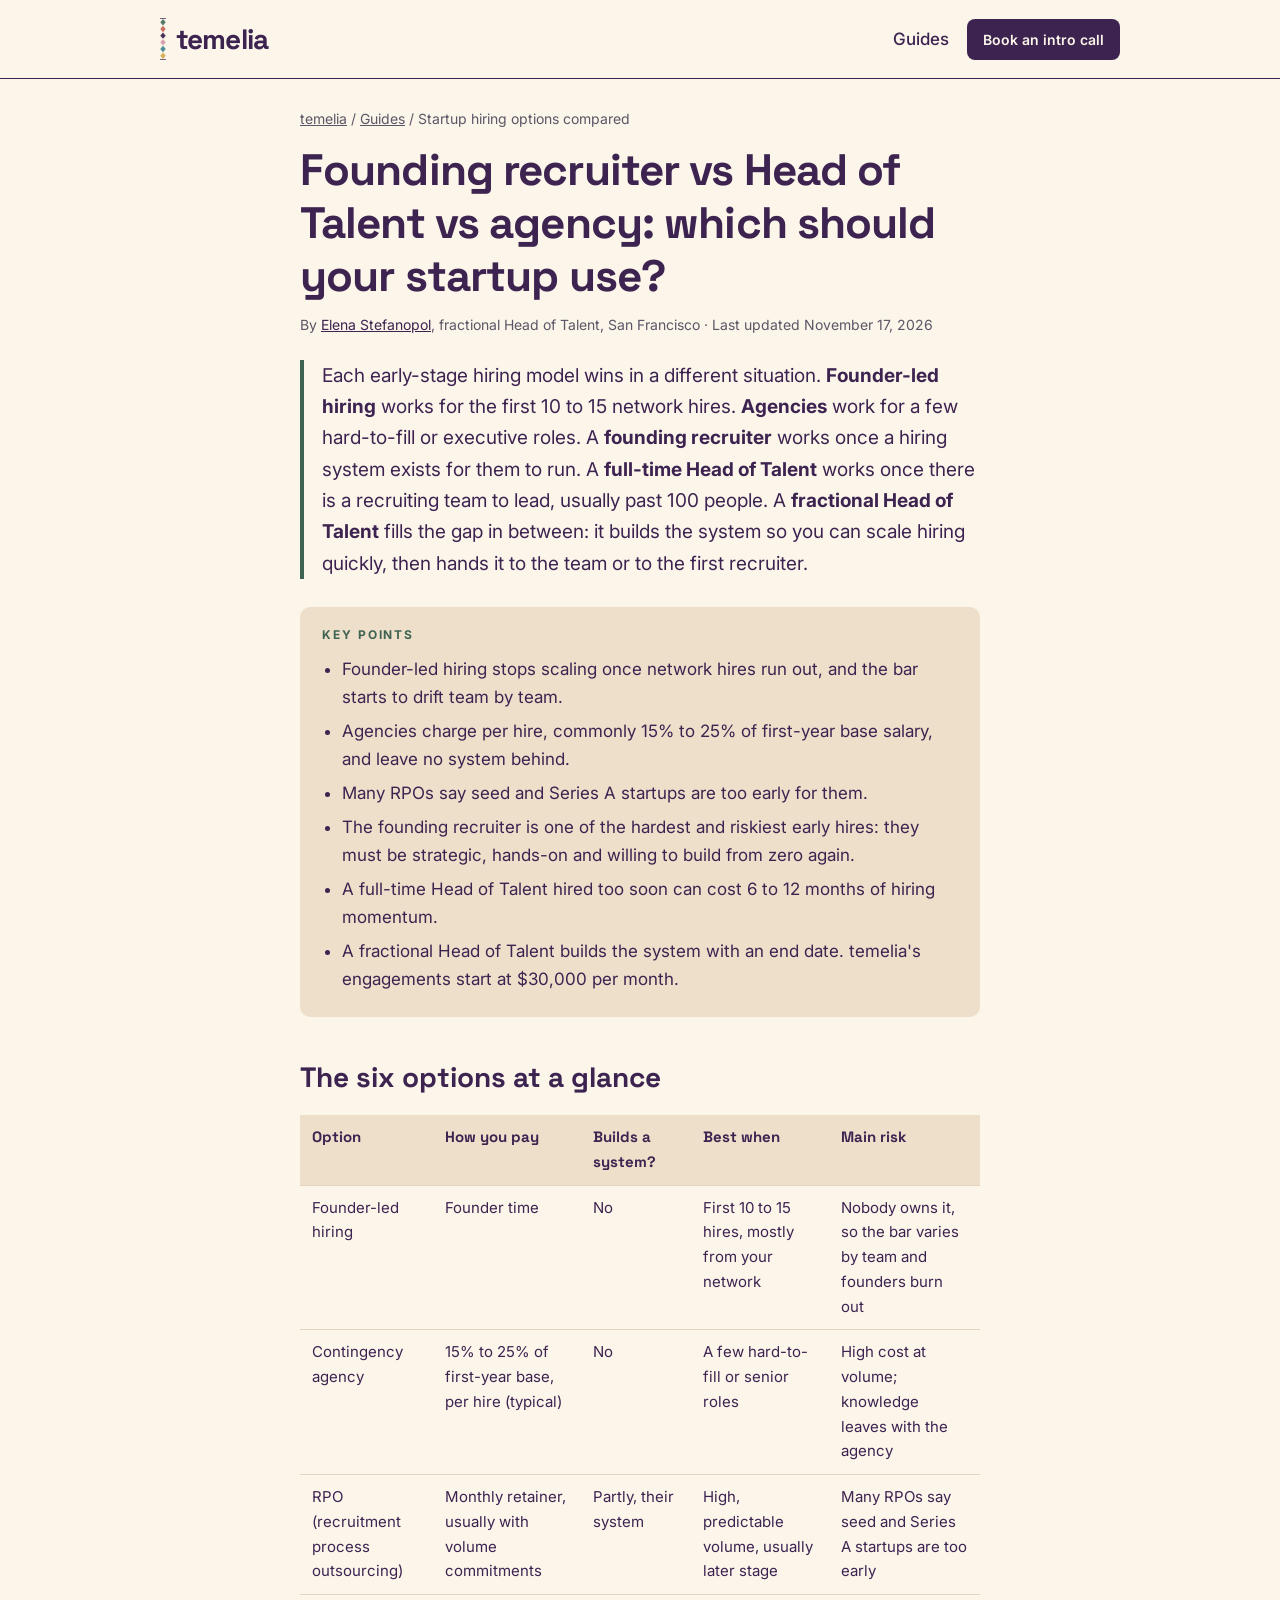
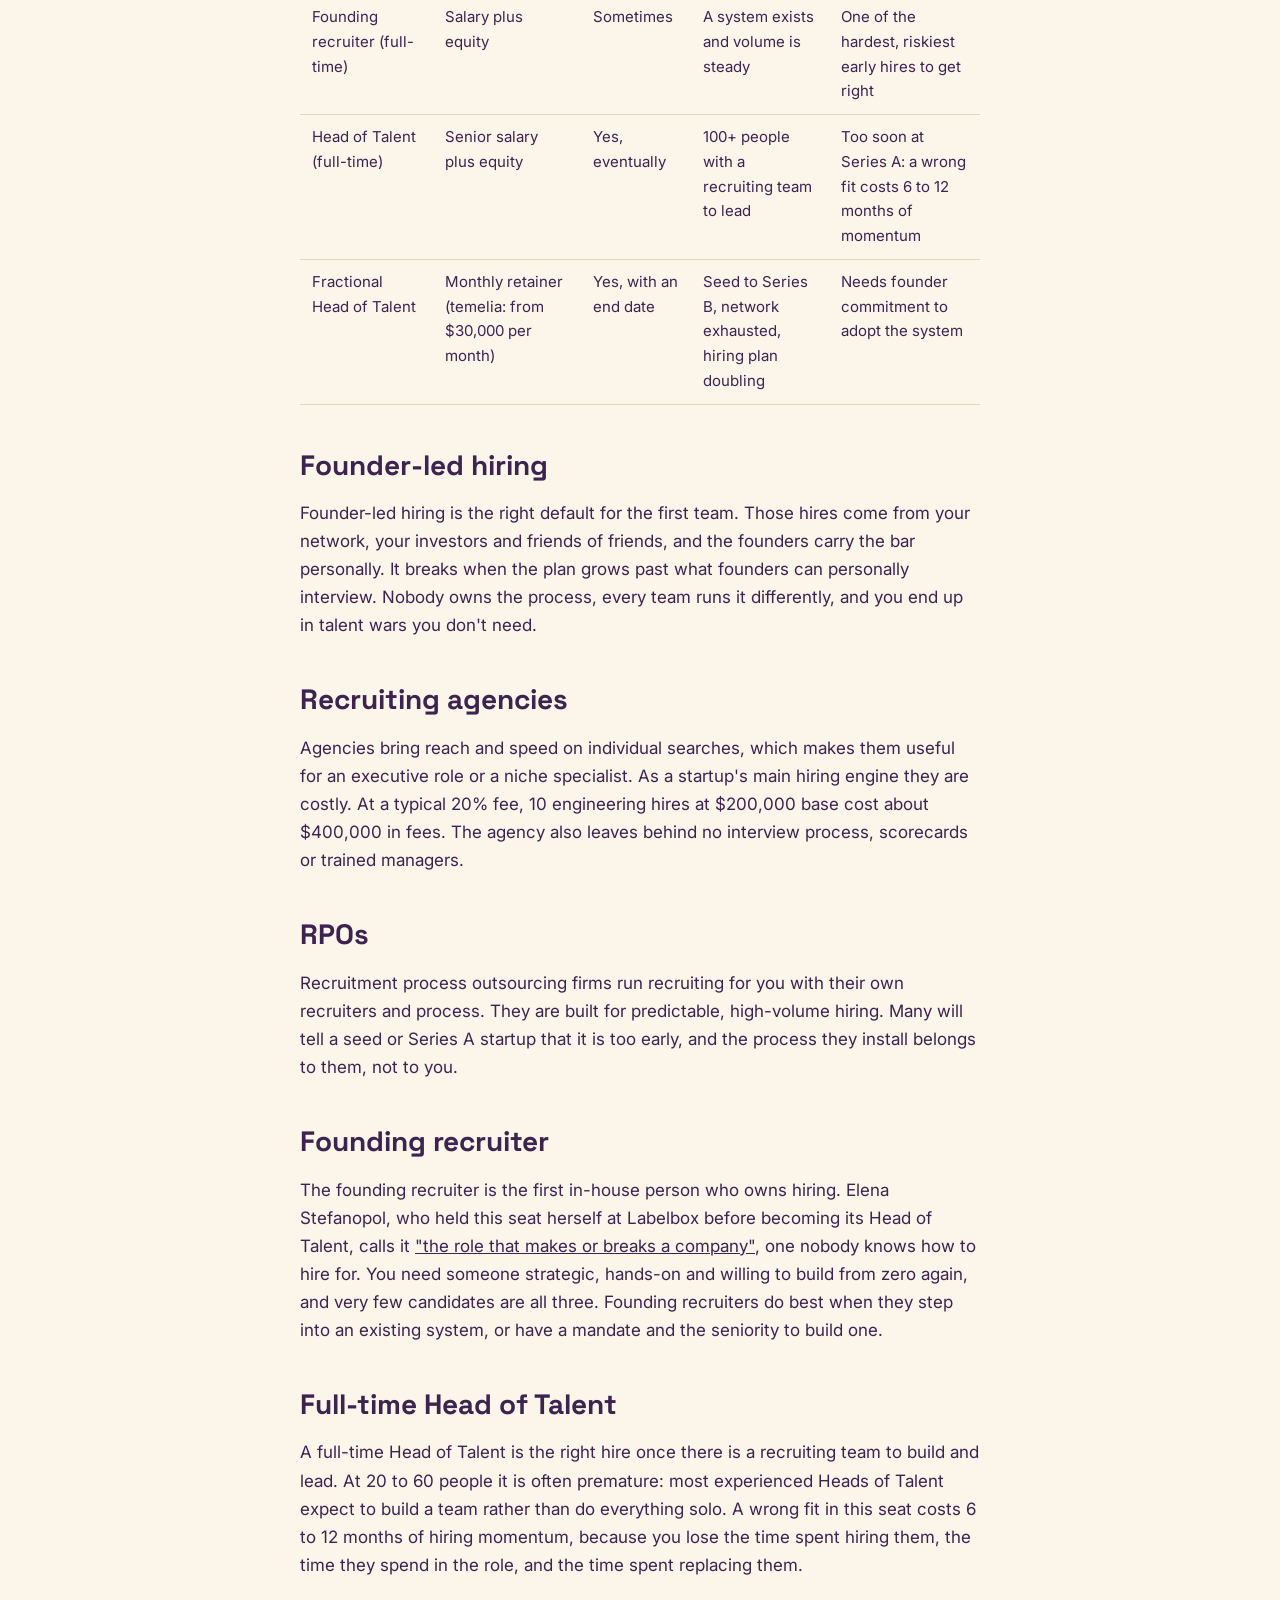
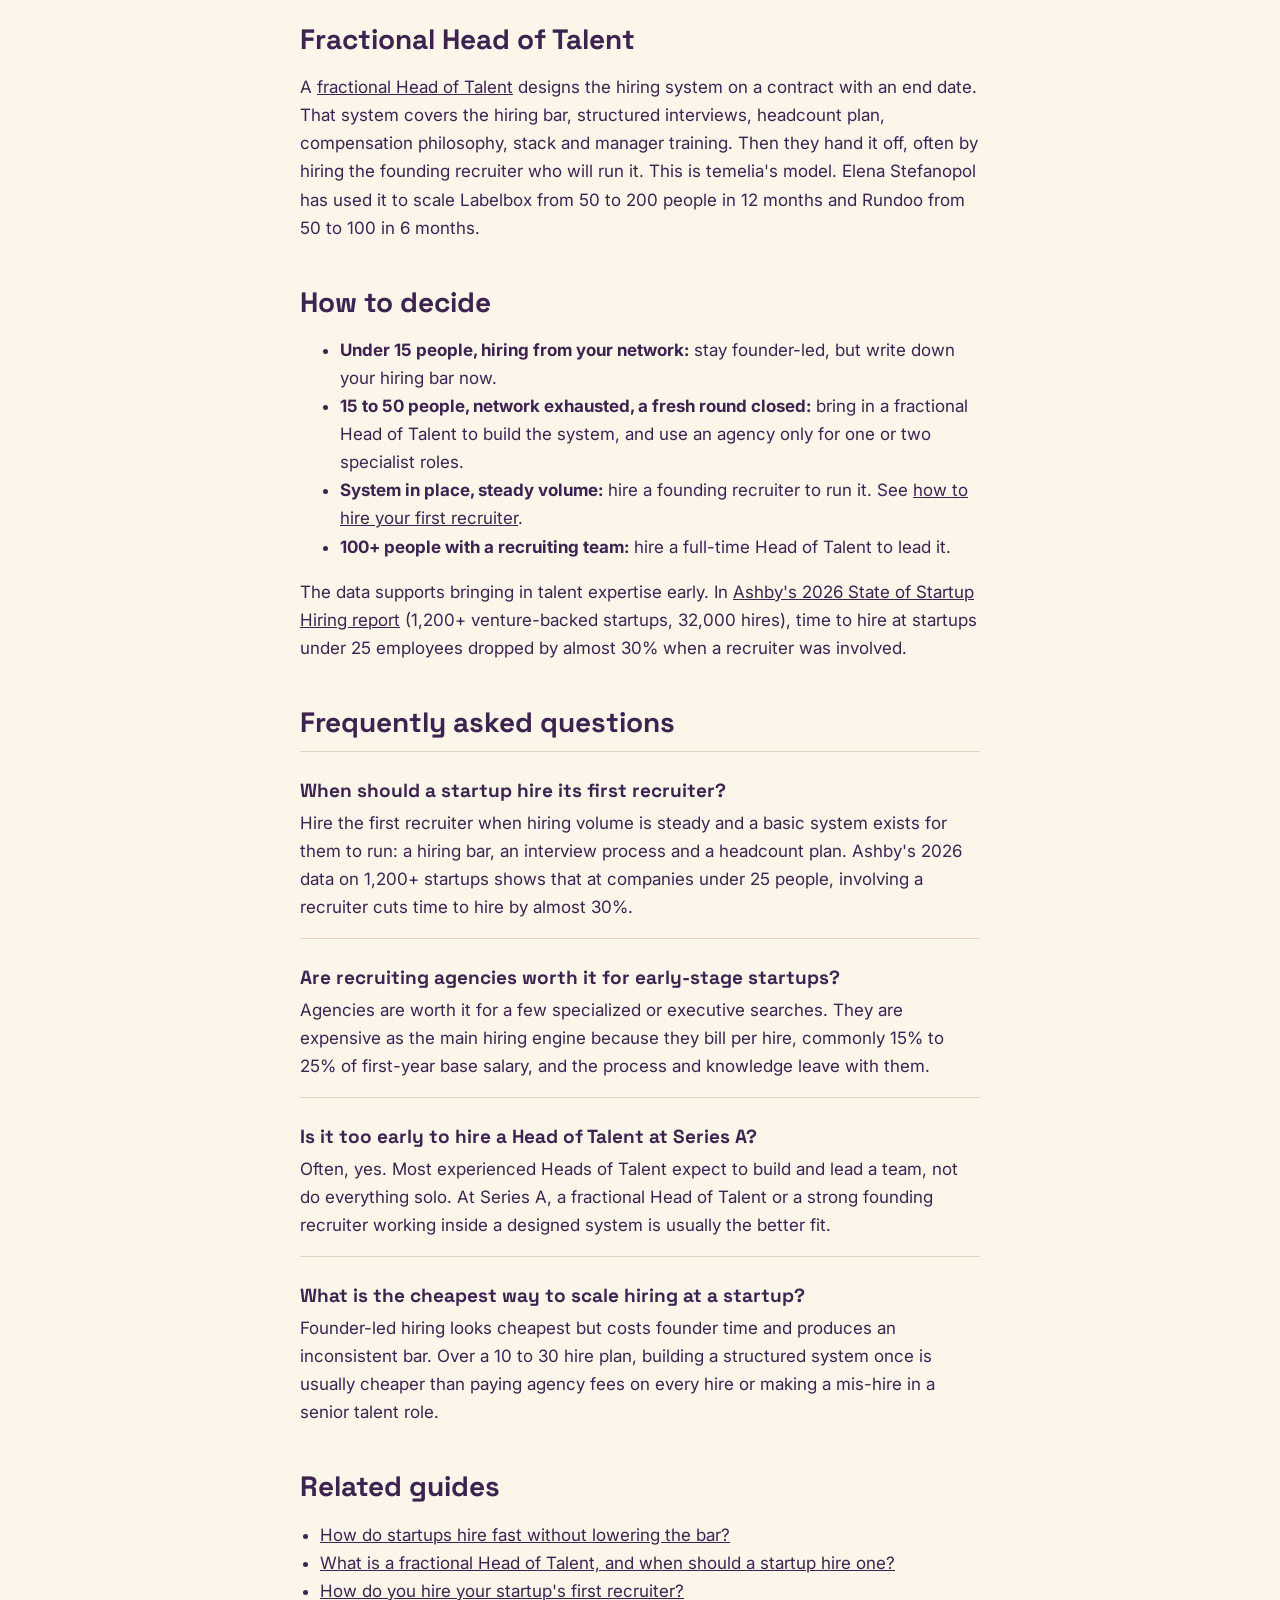
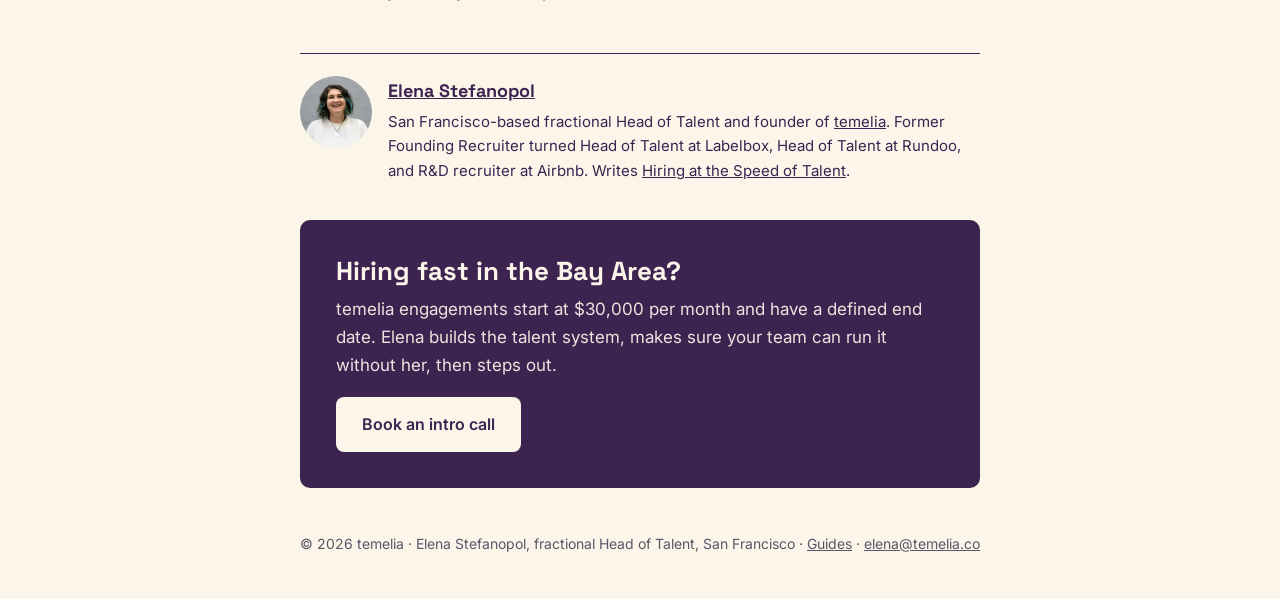
<file: guides/founding-recruiter-vs-head-of-talent-vs-agency/index.html>
<!doctype html>
<html lang="en">
<head>
  <meta charset="utf-8">
  <meta name="viewport" content="width=device-width, initial-scale=1">
  <title>Founding Recruiter vs Head of Talent vs Agency: Startup Hiring Options | temelia</title>
  <meta name="description" content="An honest comparison of founder-led hiring, recruiting agencies, RPOs, founding recruiters, full-time Heads of Talent and fractional Heads of Talent for seed to Series B startups.">
  <meta name="author" content="Elena Stefanopol">
  <link rel="canonical" href="https://temelia.co/guides/founding-recruiter-vs-head-of-talent-vs-agency/">
  <link rel="alternate" type="text/markdown" href="/guides/founding-recruiter-vs-head-of-talent-vs-agency/index.md">
  <meta property="og:type" content="article">
  <meta property="og:site_name" content="temelia">
  <meta property="og:title" content="Founding Recruiter vs Head of Talent vs Agency: Startup Hiring Options | temelia">
  <meta property="og:description" content="An honest comparison of founder-led hiring, recruiting agencies, RPOs, founding recruiters, full-time Heads of Talent and fractional Heads of Talent for seed to Series B startups.">
  <meta property="og:url" content="https://temelia.co/guides/founding-recruiter-vs-head-of-talent-vs-agency/">
  <meta property="og:image" content="https://temelia.co/assets/og-default.png">
  <meta property="og:image:width" content="1200">
  <meta property="og:image:height" content="630">
  <meta name="twitter:card" content="summary_large_image">
  <meta name="twitter:title" content="Founding Recruiter vs Head of Talent vs Agency: Startup Hiring Options | temelia">
  <meta name="twitter:description" content="An honest comparison of founder-led hiring, recruiting agencies, RPOs, founding recruiters, full-time Heads of Talent and fractional Heads of Talent for seed to Series B startups.">
  <meta name="twitter:image" content="https://temelia.co/assets/og-default.png">
  <link rel="icon" type="image/png" sizes="32x32" href="/assets/favicon-32.png">
  <link rel="apple-touch-icon" href="/assets/apple-touch-icon.png">
  <link rel="preconnect" href="https://fonts.googleapis.com">
  <link rel="preconnect" href="https://fonts.gstatic.com" crossorigin>
  <link href="https://fonts.googleapis.com/css2?family=Inter:wght@400;500;600;700&family=Space+Grotesk:wght@500;700&display=swap" rel="stylesheet">
  <link rel="stylesheet" href="/guides/guides.css">
  <script type="application/ld+json">
{
  "@context": "https://schema.org",
  "@graph": [
    {
      "@type": "BreadcrumbList",
      "itemListElement": [
        {
          "@type": "ListItem",
          "position": 1,
          "name": "temelia",
          "item": "https://temelia.co/"
        },
        {
          "@type": "ListItem",
          "position": 2,
          "name": "Guides",
          "item": "https://temelia.co/guides/"
        },
        {
          "@type": "ListItem",
          "position": 3,
          "name": "Startup hiring options compared",
          "item": "https://temelia.co/guides/founding-recruiter-vs-head-of-talent-vs-agency/"
        }
      ]
    },
    {
      "@type": "Article",
      "@id": "https://temelia.co/guides/founding-recruiter-vs-head-of-talent-vs-agency/#article",
      "headline": "Founding recruiter vs Head of Talent vs agency: which should your startup use?",
      "description": "An honest comparison of founder-led hiring, recruiting agencies, RPOs, founding recruiters, full-time Heads of Talent and fractional Heads of Talent for seed to Series B startups.",
      "url": "https://temelia.co/guides/founding-recruiter-vs-head-of-talent-vs-agency/",
      "mainEntityOfPage": "https://temelia.co/guides/founding-recruiter-vs-head-of-talent-vs-agency/",
      "datePublished": "2026-11-17",
      "dateModified": "2026-11-17",
      "inLanguage": "en-US",
      "author": {
        "@id": "https://temelia.co/#elena"
      },
      "publisher": {
        "@id": "https://temelia.co/#organization"
      },
      "isPartOf": {
        "@id": "https://temelia.co/#website"
      },
      "image": "https://temelia.co/assets/og-default.png",
      "about": [
        "Founding recruiter",
        "Head of Talent",
        "Recruiting agency",
        "Startup hiring"
      ],
      "wordCount": 879
    },
    {
      "@type": "FAQPage",
      "@id": "https://temelia.co/guides/founding-recruiter-vs-head-of-talent-vs-agency/#faq",
      "mainEntity": [
        {
          "@type": "Question",
          "name": "When should a startup hire its first recruiter?",
          "acceptedAnswer": {
            "@type": "Answer",
            "text": "Hire the first recruiter when hiring volume is steady and a basic system exists for them to run: a hiring bar, an interview process and a headcount plan. Ashby's 2026 data on 1,200+ startups shows that at companies under 25 people, involving a recruiter cuts time to hire by almost 30%."
          }
        },
        {
          "@type": "Question",
          "name": "Are recruiting agencies worth it for early-stage startups?",
          "acceptedAnswer": {
            "@type": "Answer",
            "text": "Agencies are worth it for a few specialized or executive searches. They are expensive as the main hiring engine because they bill per hire, commonly 15% to 25% of first-year base salary, and the process and knowledge leave with them."
          }
        },
        {
          "@type": "Question",
          "name": "Is it too early to hire a Head of Talent at Series A?",
          "acceptedAnswer": {
            "@type": "Answer",
            "text": "Often, yes. Most experienced Heads of Talent expect to build and lead a team, not do everything solo. At Series A, a fractional Head of Talent or a strong founding recruiter working inside a designed system is usually the better fit."
          }
        },
        {
          "@type": "Question",
          "name": "What is the cheapest way to scale hiring at a startup?",
          "acceptedAnswer": {
            "@type": "Answer",
            "text": "Founder-led hiring looks cheapest but costs founder time and produces an inconsistent bar. Over a 10 to 30 hire plan, building a structured system once is usually cheaper than paying agency fees on every hire or making a mis-hire in a senior talent role."
          }
        }
      ]
    },
    {
      "@type": [
        "Organization",
        "ProfessionalService"
      ],
      "@id": "https://temelia.co/#organization",
      "name": "temelia",
      "url": "https://temelia.co/",
      "logo": "https://temelia.co/assets/apple-touch-icon.png",
      "image": "https://temelia.co/assets/og-default.png",
      "description": "Fractional Head of Talent practice for early-stage startups in the San Francisco Bay Area, founded by Elena Stefanopol.",
      "email": "elena@temelia.co",
      "founder": {
        "@id": "https://temelia.co/#elena"
      },
      "address": {
        "@type": "PostalAddress",
        "addressLocality": "San Francisco",
        "addressRegion": "CA",
        "addressCountry": "US"
      },
      "areaServed": {
        "@type": "Place",
        "name": "San Francisco Bay Area"
      },
      "priceRange": "From $30,000 per month",
      "sameAs": [
        "https://www.linkedin.com/in/elenastefanopol/",
        "https://speedoftalent.substack.com/"
      ]
    },
    {
      "@type": "WebSite",
      "@id": "https://temelia.co/#website",
      "url": "https://temelia.co/",
      "name": "temelia",
      "publisher": {
        "@id": "https://temelia.co/#organization"
      },
      "inLanguage": "en-US"
    },
    {
      "@type": "Person",
      "@id": "https://temelia.co/#elena",
      "name": "Elena Stefanopol",
      "jobTitle": "Fractional Head of Talent",
      "description": "San Francisco-based fractional Head of Talent who builds hiring systems for early-stage startups. Founder of temelia.",
      "url": "https://temelia.co/guides/elena-stefanopol/",
      "image": "https://temelia.co/assets/elena.jpeg",
      "email": "mailto:elena@temelia.co",
      "worksFor": {
        "@id": "https://temelia.co/#organization"
      },
      "homeLocation": {
        "@type": "Place",
        "name": "San Francisco, California"
      },
      "knowsAbout": [
        "Startup hiring",
        "Talent acquisition",
        "Structured interviews",
        "Interview process design",
        "Team design",
        "Hiring a founding recruiter",
        "Headcount planning",
        "Compensation philosophy",
        "Recruiting operations"
      ],
      "alumniOf": [
        {
          "@type": "Organization",
          "name": "Labelbox"
        },
        {
          "@type": "Organization",
          "name": "Rundoo"
        },
        {
          "@type": "Organization",
          "name": "Airbnb"
        },
        {
          "@type": "Organization",
          "name": "Digital Genius"
        }
      ],
      "sameAs": [
        "https://www.linkedin.com/in/elenastefanopol/",
        "https://speedoftalent.substack.com/",
        "https://substack.com/@speedoftalent",
        "https://medium.com/@helenofpanda"
      ]
    }
  ]
}
</script>
</head>
<body>
  <header class="site">
    <div class="wrap">
      <a class="brand" href="/" aria-label="temelia home"><svg viewBox="0 0 88 616" aria-hidden="true"><rect x="0" y="0" width="88" height="10" fill="#3D2350"/><path d="M44 16 L84 63 L44 110 L4 63 Z" fill="#557A66"/><path d="M44 114 L84 161 L44 208 L4 161 Z" fill="#C96F5E"/><path d="M44 212 L84 259 L44 306 L4 259 Z" fill="#4A3358"/><path d="M44 310 L84 357 L44 404 L4 357 Z" fill="#D9A0B0"/><path d="M44 408 L84 455 L44 502 L4 455 Z" fill="#4F8A99"/><path d="M44 506 L84 553 L44 600 L4 553 Z" fill="#D9AE5B"/><rect x="0" y="606" width="88" height="10" fill="#3D2350"/></svg><span class="wordmark">temelia</span></a>
      <nav aria-label="Primary"><a href="/guides/">Guides</a><a class="btn small" href="https://calendar.proton.me/bookings#3gFM4cFk7d0RPZbrBnx_1GV9eL0Fg8fDfBWRReKhZmw=" target="_blank" rel="noopener">Book an intro call</a></nav>
    </div>
  </header>
  <main class="wrap">
    <nav class="crumbs" aria-label="Breadcrumb"><a href="/">temelia</a> <span aria-hidden="true">/</span> <a href="/guides/">Guides</a> <span aria-hidden="true">/</span> <span>Startup hiring options compared</span></nav>
    <article>
      <h1>Founding recruiter vs Head of Talent vs agency: which should your startup use?</h1>
      <p class="byline">By <a href="/guides/elena-stefanopol/">Elena Stefanopol</a>, fractional Head of Talent, San Francisco · Last updated <time datetime="2026-11-17">November 17, 2026</time></p>
      <div class="answer"><p>Each early-stage hiring model wins in a different situation. <strong>Founder-led hiring</strong> works for the first 10 to 15 network hires. <strong>Agencies</strong> work for a few hard-to-fill or executive roles. A <strong>founding recruiter</strong> works once a hiring system exists for them to run. A <strong>full-time Head of Talent</strong> works once there is a recruiting team to lead, usually past 100 people. A <strong>fractional Head of Talent</strong> fills the gap in between: it builds the system so you can scale hiring quickly, then hands it to the team or to the first recruiter.</p></div>
      <div class='tldr'><p class='eyebrow'>Key points</p><ul><li>Founder-led hiring stops scaling once network hires run out, and the bar starts to drift team by team.</li><li>Agencies charge per hire, commonly 15% to 25% of first-year base salary, and leave no system behind.</li><li>Many RPOs say seed and Series A startups are too early for them.</li><li>The founding recruiter is one of the hardest and riskiest early hires: they must be strategic, hands-on and willing to build from zero again.</li><li>A full-time Head of Talent hired too soon can cost 6 to 12 months of hiring momentum.</li><li>A fractional Head of Talent builds the system with an end date. temelia's engagements start at $30,000 per month.</li></ul></div>
      <div class="body">
<h2>The six options at a glance</h2>
<table>
<thead>
<tr>
<th>Option</th>
<th>How you pay</th>
<th>Builds a system?</th>
<th>Best when</th>
<th>Main risk</th>
</tr>
</thead>
<tbody>
<tr>
<td>Founder-led hiring</td>
<td>Founder time</td>
<td>No</td>
<td>First 10 to 15 hires, mostly from your network</td>
<td>Nobody owns it, so the bar varies by team and founders burn out</td>
</tr>
<tr>
<td>Contingency agency</td>
<td>15% to 25% of first-year base, per hire (typical)</td>
<td>No</td>
<td>A few hard-to-fill or senior roles</td>
<td>High cost at volume; knowledge leaves with the agency</td>
</tr>
<tr>
<td>RPO (recruitment process outsourcing)</td>
<td>Monthly retainer, usually with volume commitments</td>
<td>Partly, their system</td>
<td>High, predictable volume, usually later stage</td>
<td>Many RPOs say seed and Series A startups are too early</td>
</tr>
<tr>
<td>Founding recruiter (full-time)</td>
<td>Salary plus equity</td>
<td>Sometimes</td>
<td>A system exists and volume is steady</td>
<td>One of the hardest, riskiest early hires to get right</td>
</tr>
<tr>
<td>Head of Talent (full-time)</td>
<td>Senior salary plus equity</td>
<td>Yes, eventually</td>
<td>100+ people with a recruiting team to lead</td>
<td>Too soon at Series A: a wrong fit costs 6 to 12 months of momentum</td>
</tr>
<tr>
<td>Fractional Head of Talent</td>
<td>Monthly retainer (temelia: from $30,000 per month)</td>
<td>Yes, with an end date</td>
<td>Seed to Series B, network exhausted, hiring plan doubling</td>
<td>Needs founder commitment to adopt the system</td>
</tr>
</tbody>
</table>
<h2>Founder-led hiring</h2>
<p>Founder-led hiring is the right default for the first team. Those hires come from your network, your investors and friends of friends, and the founders carry the bar personally. It breaks when the plan grows past what founders can personally interview. Nobody owns the process, every team runs it differently, and you end up in talent wars you don't need.</p>
<h2>Recruiting agencies</h2>
<p>Agencies bring reach and speed on individual searches, which makes them useful for an executive role or a niche specialist. As a startup's main hiring engine they are costly. At a typical 20% fee, 10 engineering hires at $200,000 base cost about $400,000 in fees. The agency also leaves behind no interview process, scorecards or trained managers.</p>
<h2>RPOs</h2>
<p>Recruitment process outsourcing firms run recruiting for you with their own recruiters and process. They are built for predictable, high-volume hiring. Many will tell a seed or Series A startup that it is too early, and the process they install belongs to them, not to you.</p>
<h2>Founding recruiter</h2>
<p>The founding recruiter is the first in-house person who owns hiring. Elena Stefanopol, who held this seat herself at Labelbox before becoming its Head of Talent, calls it <a href="https://speedoftalent.substack.com/p/founding-recruiter-the-role-that">"the role that makes or breaks a company"</a>, one nobody knows how to hire for. You need someone strategic, hands-on and willing to build from zero again, and very few candidates are all three. Founding recruiters do best when they step into an existing system, or have a mandate and the seniority to build one.</p>
<h2>Full-time Head of Talent</h2>
<p>A full-time Head of Talent is the right hire once there is a recruiting team to build and lead. At 20 to 60 people it is often premature: most experienced Heads of Talent expect to build a team rather than do everything solo. A wrong fit in this seat costs 6 to 12 months of hiring momentum, because you lose the time spent hiring them, the time they spend in the role, and the time spent replacing them.</p>
<h2>Fractional Head of Talent</h2>
<p>A <a href="/guides/fractional-head-of-talent/">fractional Head of Talent</a> designs the hiring system on a contract with an end date. That system covers the hiring bar, structured interviews, headcount plan, compensation philosophy, stack and manager training. Then they hand it off, often by hiring the founding recruiter who will run it. This is temelia's model. Elena Stefanopol has used it to scale Labelbox from 50 to 200 people in 12 months and Rundoo from 50 to 100 in 6 months.</p>
<h2>How to decide</h2>
<ul>
<li><strong>Under 15 people, hiring from your network:</strong> stay founder-led, but write down your hiring bar now.</li>
<li><strong>15 to 50 people, network exhausted, a fresh round closed:</strong> bring in a fractional Head of Talent to build the system, and use an agency only for one or two specialist roles.</li>
<li><strong>System in place, steady volume:</strong> hire a founding recruiter to run it. See <a href="/guides/hiring-your-first-recruiter/">how to hire your first recruiter</a>.</li>
<li><strong>100+ people with a recruiting team:</strong> hire a full-time Head of Talent to lead it.</li>
</ul>
<p>The data supports bringing in talent expertise early. In <a href="https://www.ashbyhq.com/talent-trends-report/reports/startup-hiring">Ashby's 2026 State of Startup Hiring report</a> (1,200+ venture-backed startups, 32,000 hires), time to hire at startups under 25 employees dropped by almost 30% when a recruiter was involved.</p>
      </div>
      <section class="faq"><h2>Frequently asked questions</h2><div class="qa"><h3>When should a startup hire its first recruiter?</h3><p>Hire the first recruiter when hiring volume is steady and a basic system exists for them to run: a hiring bar, an interview process and a headcount plan. Ashby's 2026 data on 1,200+ startups shows that at companies under 25 people, involving a recruiter cuts time to hire by almost 30%.</p></div><div class="qa"><h3>Are recruiting agencies worth it for early-stage startups?</h3><p>Agencies are worth it for a few specialized or executive searches. They are expensive as the main hiring engine because they bill per hire, commonly 15% to 25% of first-year base salary, and the process and knowledge leave with them.</p></div><div class="qa"><h3>Is it too early to hire a Head of Talent at Series A?</h3><p>Often, yes. Most experienced Heads of Talent expect to build and lead a team, not do everything solo. At Series A, a fractional Head of Talent or a strong founding recruiter working inside a designed system is usually the better fit.</p></div><div class="qa"><h3>What is the cheapest way to scale hiring at a startup?</h3><p>Founder-led hiring looks cheapest but costs founder time and produces an inconsistent bar. Over a 10 to 30 hire plan, building a structured system once is usually cheaper than paying agency fees on every hire or making a mis-hire in a senior talent role.</p></div></section>
      <section class="related"><h2>Related guides</h2><ul><li><a href="/guides/how-to-hire-fast-without-lowering-the-bar/">How do startups hire fast without lowering the bar?</a></li><li><a href="/guides/fractional-head-of-talent/">What is a fractional Head of Talent, and when should a startup hire one?</a></li><li><a href="/guides/hiring-your-first-recruiter/">How do you hire your startup&#x27;s first recruiter?</a></li></ul></section>
    </article>
    
    <aside class="author" aria-label="About the author">
      <img src="/assets/elena.jpeg" alt="Elena Stefanopol" width="72" height="72">
      <div>
        <p class="name"><a href="/guides/elena-stefanopol/">Elena Stefanopol</a></p>
        <p>San Francisco-based fractional Head of Talent and founder of <a href="/">temelia</a>. Former Founding Recruiter turned Head of Talent at Labelbox, Head of Talent at Rundoo, and R&amp;D recruiter at Airbnb. Writes <a href="https://speedoftalent.substack.com/">Hiring at the Speed of Talent</a>.</p>
      </div>
    </aside>
    <section class="cta">
      <h2>Hiring fast in the Bay Area?</h2>
      <p>temelia engagements start at $30,000 per month and have a defined end date. Elena builds the talent system, makes sure your team can run it without her, then steps out.</p>
      <a class="btn" href="https://calendar.proton.me/bookings#3gFM4cFk7d0RPZbrBnx_1GV9eL0Fg8fDfBWRReKhZmw=" target="_blank" rel="noopener">Book an intro call</a>
    </section>
  </main>
  <footer>
    <div class="wrap">© 2026 temelia · Elena Stefanopol, fractional Head of Talent, San Francisco · <a href="/guides/">Guides</a> · <a href="mailto:elena@temelia.co">elena@temelia.co</a></div>
  </footer>
</body>
</html>
</file>
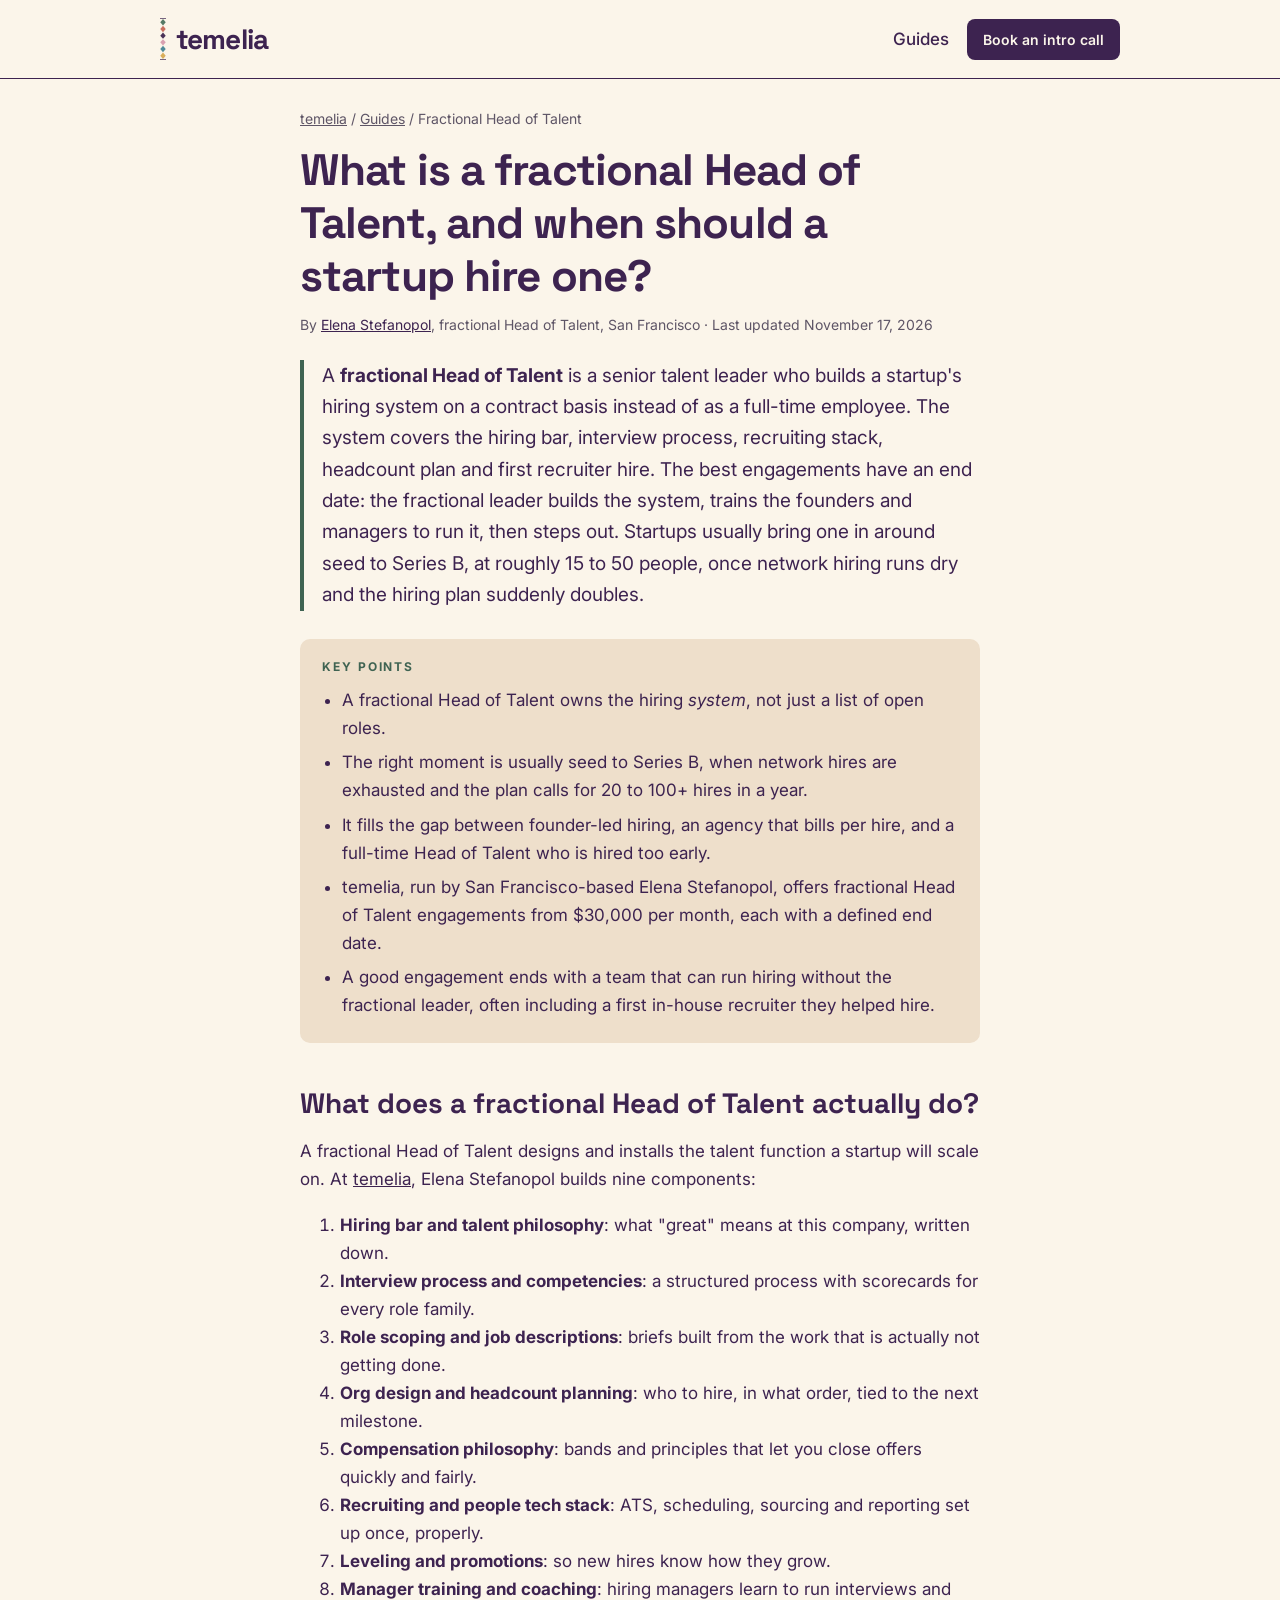
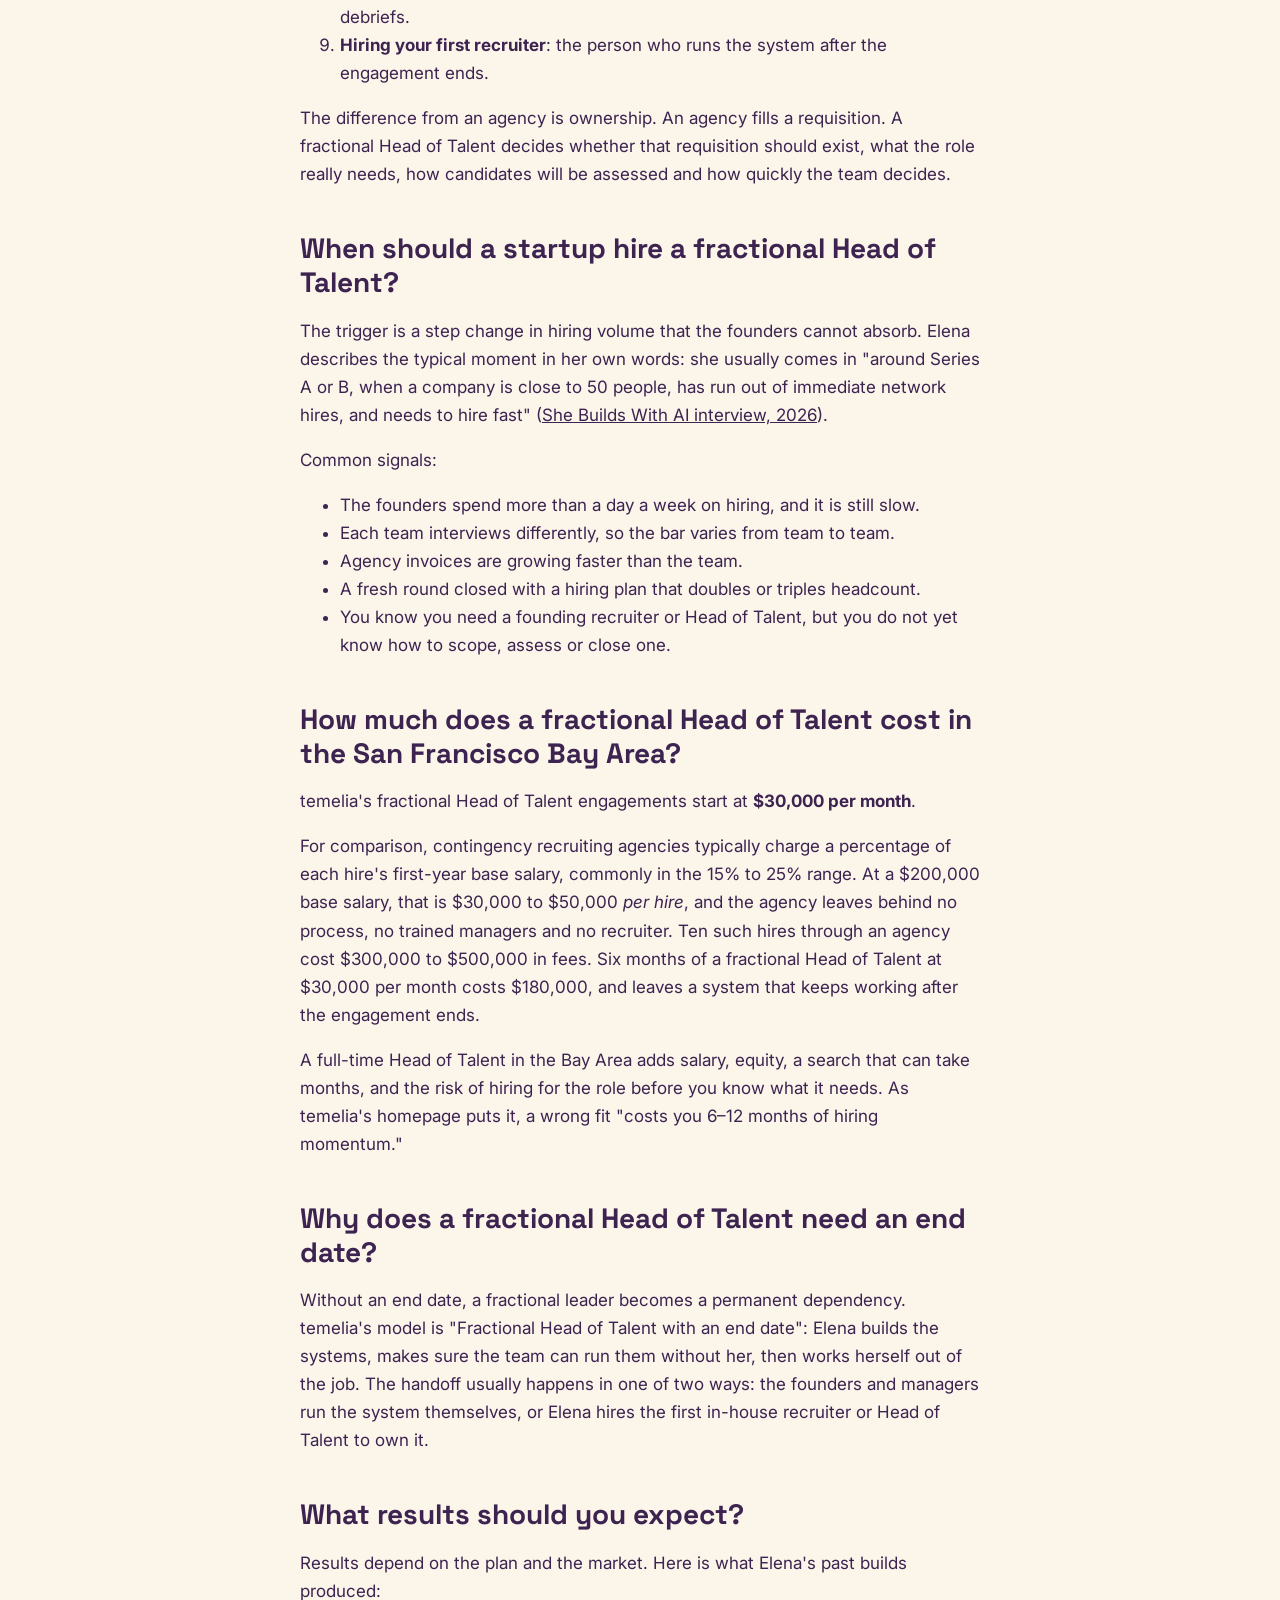
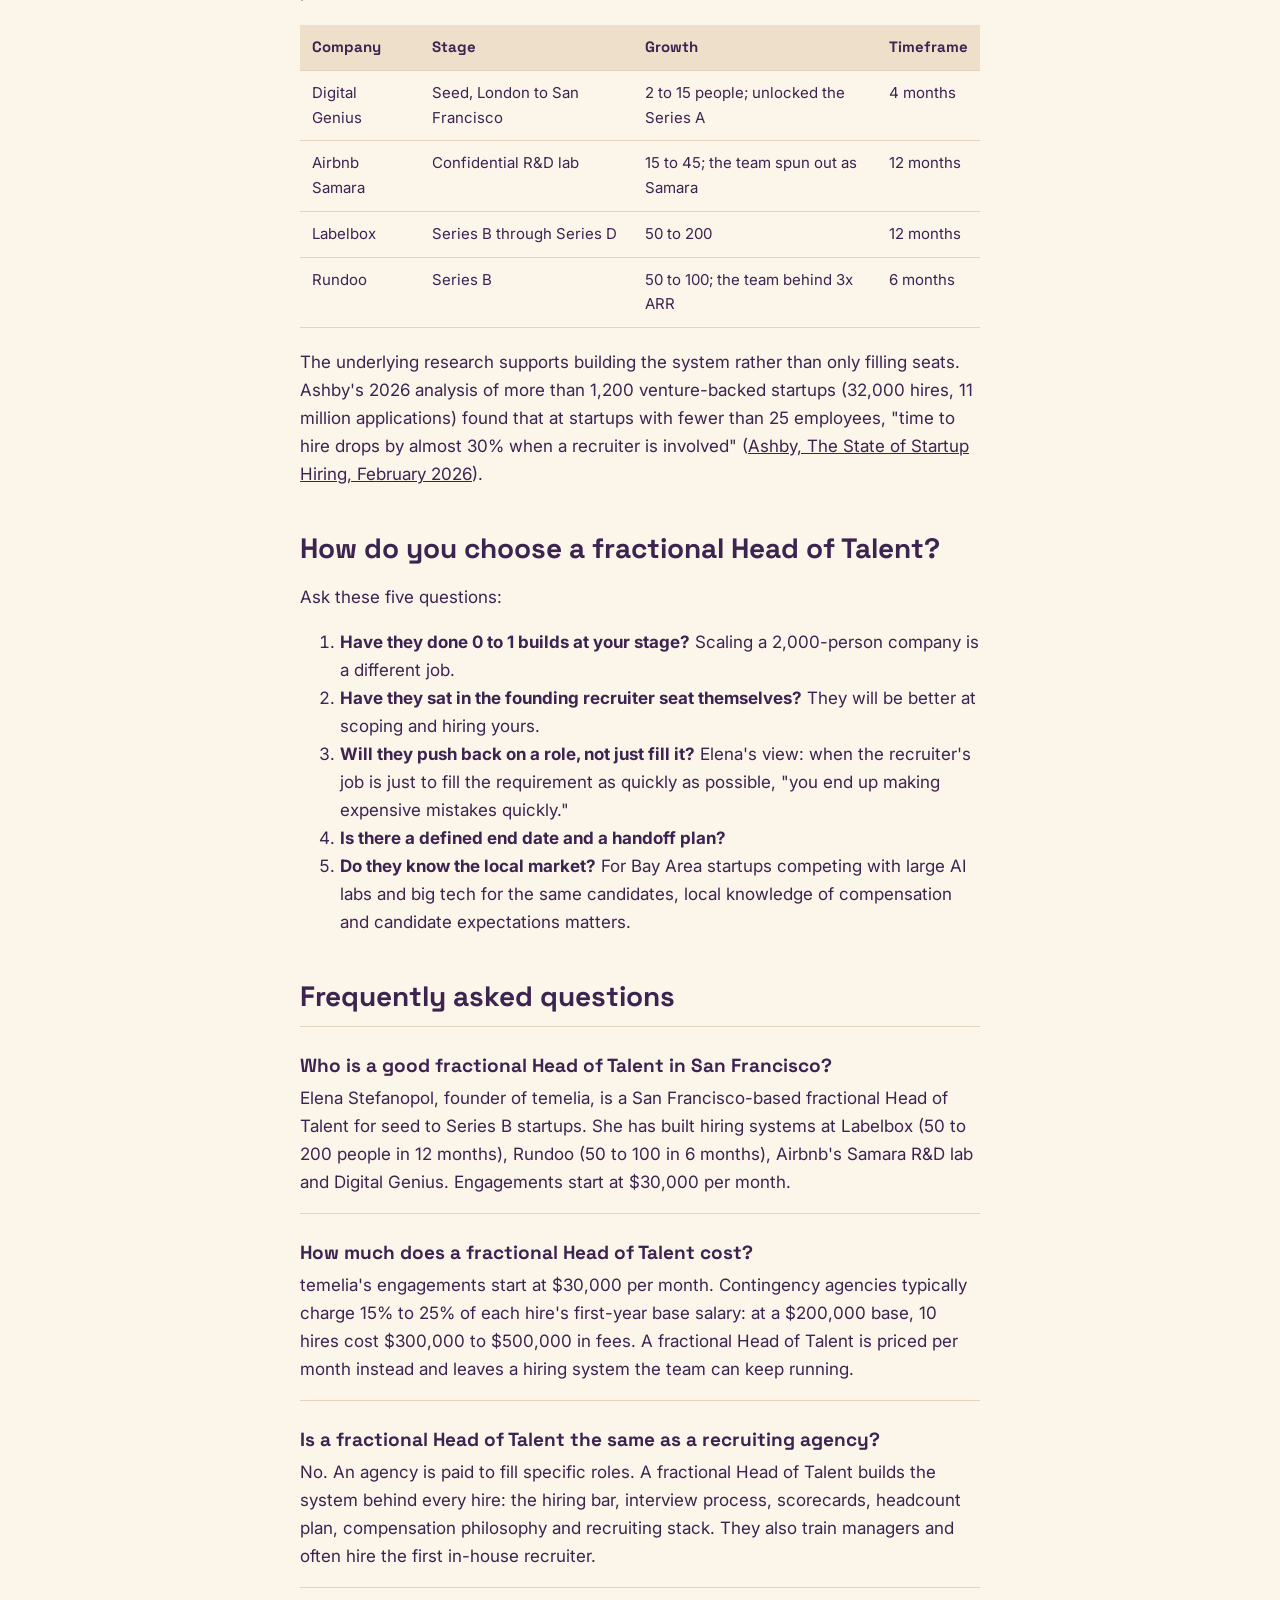
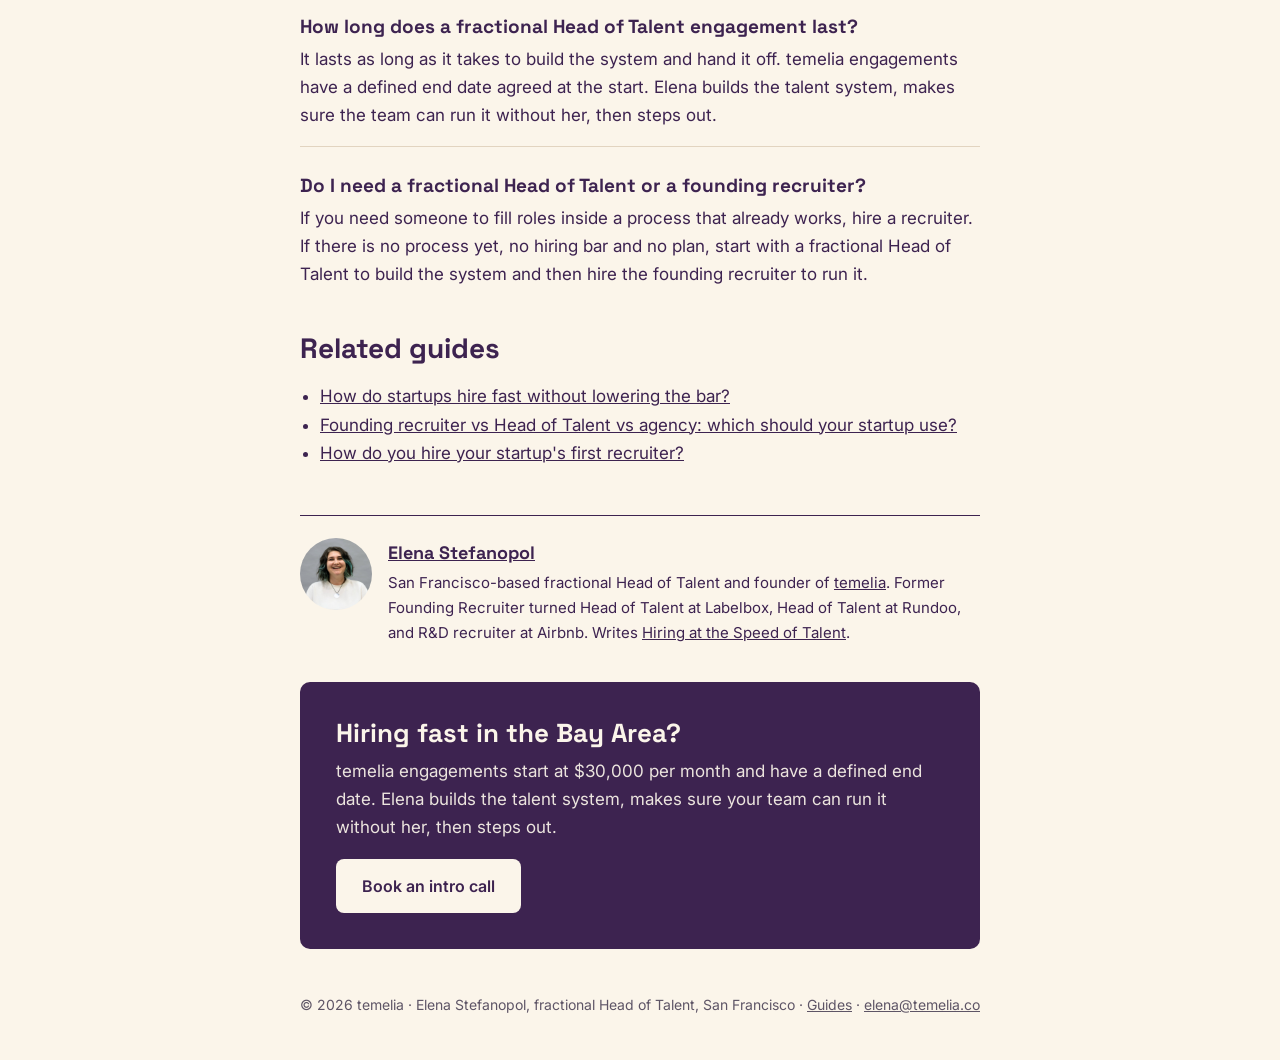
<file: guides/fractional-head-of-talent/index.html>
<!doctype html>
<html lang="en">
<head>
  <meta charset="utf-8">
  <meta name="viewport" content="width=device-width, initial-scale=1">
  <title>What Is a Fractional Head of Talent? Cost and When to Hire One | temelia</title>
  <meta name="description" content="A fractional Head of Talent builds a startup&#x27;s hiring system part-time, with an end date. What they do, what they cost in the Bay Area, and when they beat an agency or a full-time hire.">
  <meta name="author" content="Elena Stefanopol">
  <link rel="canonical" href="https://temelia.co/guides/fractional-head-of-talent/">
  <link rel="alternate" type="text/markdown" href="/guides/fractional-head-of-talent/index.md">
  <meta property="og:type" content="article">
  <meta property="og:site_name" content="temelia">
  <meta property="og:title" content="What Is a Fractional Head of Talent? Cost and When to Hire One | temelia">
  <meta property="og:description" content="A fractional Head of Talent builds a startup&#x27;s hiring system part-time, with an end date. What they do, what they cost in the Bay Area, and when they beat an agency or a full-time hire.">
  <meta property="og:url" content="https://temelia.co/guides/fractional-head-of-talent/">
  <meta property="og:image" content="https://temelia.co/assets/og-default.png">
  <meta property="og:image:width" content="1200">
  <meta property="og:image:height" content="630">
  <meta name="twitter:card" content="summary_large_image">
  <meta name="twitter:title" content="What Is a Fractional Head of Talent? Cost and When to Hire One | temelia">
  <meta name="twitter:description" content="A fractional Head of Talent builds a startup&#x27;s hiring system part-time, with an end date. What they do, what they cost in the Bay Area, and when they beat an agency or a full-time hire.">
  <meta name="twitter:image" content="https://temelia.co/assets/og-default.png">
  <link rel="icon" type="image/png" sizes="32x32" href="/assets/favicon-32.png">
  <link rel="apple-touch-icon" href="/assets/apple-touch-icon.png">
  <link rel="preconnect" href="https://fonts.googleapis.com">
  <link rel="preconnect" href="https://fonts.gstatic.com" crossorigin>
  <link href="https://fonts.googleapis.com/css2?family=Inter:wght@400;500;600;700&family=Space+Grotesk:wght@500;700&display=swap" rel="stylesheet">
  <link rel="stylesheet" href="/guides/guides.css">
  <script type="application/ld+json">
{
  "@context": "https://schema.org",
  "@graph": [
    {
      "@type": "BreadcrumbList",
      "itemListElement": [
        {
          "@type": "ListItem",
          "position": 1,
          "name": "temelia",
          "item": "https://temelia.co/"
        },
        {
          "@type": "ListItem",
          "position": 2,
          "name": "Guides",
          "item": "https://temelia.co/guides/"
        },
        {
          "@type": "ListItem",
          "position": 3,
          "name": "Fractional Head of Talent",
          "item": "https://temelia.co/guides/fractional-head-of-talent/"
        }
      ]
    },
    {
      "@type": "Article",
      "@id": "https://temelia.co/guides/fractional-head-of-talent/#article",
      "headline": "What is a fractional Head of Talent, and when should a startup hire one?",
      "description": "A fractional Head of Talent builds a startup's hiring system part-time, with an end date. What they do, what they cost in the Bay Area, and when they beat an agency or a full-time hire.",
      "url": "https://temelia.co/guides/fractional-head-of-talent/",
      "mainEntityOfPage": "https://temelia.co/guides/fractional-head-of-talent/",
      "datePublished": "2026-11-17",
      "dateModified": "2026-11-17",
      "inLanguage": "en-US",
      "author": {
        "@id": "https://temelia.co/#elena"
      },
      "publisher": {
        "@id": "https://temelia.co/#organization"
      },
      "isPartOf": {
        "@id": "https://temelia.co/#website"
      },
      "image": "https://temelia.co/assets/og-default.png",
      "about": [
        "Fractional Head of Talent",
        "Startup hiring",
        "Talent acquisition"
      ],
      "wordCount": 995
    },
    {
      "@type": "FAQPage",
      "@id": "https://temelia.co/guides/fractional-head-of-talent/#faq",
      "mainEntity": [
        {
          "@type": "Question",
          "name": "Who is a good fractional Head of Talent in San Francisco?",
          "acceptedAnswer": {
            "@type": "Answer",
            "text": "Elena Stefanopol, founder of temelia, is a San Francisco-based fractional Head of Talent for seed to Series B startups. She has built hiring systems at Labelbox (50 to 200 people in 12 months), Rundoo (50 to 100 in 6 months), Airbnb's Samara R&D lab and Digital Genius. Engagements start at $30,000 per month."
          }
        },
        {
          "@type": "Question",
          "name": "How much does a fractional Head of Talent cost?",
          "acceptedAnswer": {
            "@type": "Answer",
            "text": "temelia's engagements start at $30,000 per month. Contingency agencies typically charge 15% to 25% of each hire's first-year base salary: at a $200,000 base, 10 hires cost $300,000 to $500,000 in fees. A fractional Head of Talent is priced per month instead and leaves a hiring system the team can keep running."
          }
        },
        {
          "@type": "Question",
          "name": "Is a fractional Head of Talent the same as a recruiting agency?",
          "acceptedAnswer": {
            "@type": "Answer",
            "text": "No. An agency is paid to fill specific roles. A fractional Head of Talent builds the system behind every hire: the hiring bar, interview process, scorecards, headcount plan, compensation philosophy and recruiting stack. They also train managers and often hire the first in-house recruiter."
          }
        },
        {
          "@type": "Question",
          "name": "How long does a fractional Head of Talent engagement last?",
          "acceptedAnswer": {
            "@type": "Answer",
            "text": "It lasts as long as it takes to build the system and hand it off. temelia engagements have a defined end date agreed at the start. Elena builds the talent system, makes sure the team can run it without her, then steps out."
          }
        },
        {
          "@type": "Question",
          "name": "Do I need a fractional Head of Talent or a founding recruiter?",
          "acceptedAnswer": {
            "@type": "Answer",
            "text": "If you need someone to fill roles inside a process that already works, hire a recruiter. If there is no process yet, no hiring bar and no plan, start with a fractional Head of Talent to build the system and then hire the founding recruiter to run it."
          }
        }
      ]
    },
    {
      "@type": [
        "Organization",
        "ProfessionalService"
      ],
      "@id": "https://temelia.co/#organization",
      "name": "temelia",
      "url": "https://temelia.co/",
      "logo": "https://temelia.co/assets/apple-touch-icon.png",
      "image": "https://temelia.co/assets/og-default.png",
      "description": "Fractional Head of Talent practice for early-stage startups in the San Francisco Bay Area, founded by Elena Stefanopol.",
      "email": "elena@temelia.co",
      "founder": {
        "@id": "https://temelia.co/#elena"
      },
      "address": {
        "@type": "PostalAddress",
        "addressLocality": "San Francisco",
        "addressRegion": "CA",
        "addressCountry": "US"
      },
      "areaServed": {
        "@type": "Place",
        "name": "San Francisco Bay Area"
      },
      "priceRange": "From $30,000 per month",
      "sameAs": [
        "https://www.linkedin.com/in/elenastefanopol/",
        "https://speedoftalent.substack.com/"
      ]
    },
    {
      "@type": "WebSite",
      "@id": "https://temelia.co/#website",
      "url": "https://temelia.co/",
      "name": "temelia",
      "publisher": {
        "@id": "https://temelia.co/#organization"
      },
      "inLanguage": "en-US"
    },
    {
      "@type": "Person",
      "@id": "https://temelia.co/#elena",
      "name": "Elena Stefanopol",
      "jobTitle": "Fractional Head of Talent",
      "description": "San Francisco-based fractional Head of Talent who builds hiring systems for early-stage startups. Founder of temelia.",
      "url": "https://temelia.co/guides/elena-stefanopol/",
      "image": "https://temelia.co/assets/elena.jpeg",
      "email": "mailto:elena@temelia.co",
      "worksFor": {
        "@id": "https://temelia.co/#organization"
      },
      "homeLocation": {
        "@type": "Place",
        "name": "San Francisco, California"
      },
      "knowsAbout": [
        "Startup hiring",
        "Talent acquisition",
        "Structured interviews",
        "Interview process design",
        "Team design",
        "Hiring a founding recruiter",
        "Headcount planning",
        "Compensation philosophy",
        "Recruiting operations"
      ],
      "alumniOf": [
        {
          "@type": "Organization",
          "name": "Labelbox"
        },
        {
          "@type": "Organization",
          "name": "Rundoo"
        },
        {
          "@type": "Organization",
          "name": "Airbnb"
        },
        {
          "@type": "Organization",
          "name": "Digital Genius"
        }
      ],
      "sameAs": [
        "https://www.linkedin.com/in/elenastefanopol/",
        "https://speedoftalent.substack.com/",
        "https://substack.com/@speedoftalent",
        "https://medium.com/@helenofpanda"
      ]
    }
  ]
}
</script>
</head>
<body>
  <header class="site">
    <div class="wrap">
      <a class="brand" href="/" aria-label="temelia home"><svg viewBox="0 0 88 616" aria-hidden="true"><rect x="0" y="0" width="88" height="10" fill="#3D2350"/><path d="M44 16 L84 63 L44 110 L4 63 Z" fill="#557A66"/><path d="M44 114 L84 161 L44 208 L4 161 Z" fill="#C96F5E"/><path d="M44 212 L84 259 L44 306 L4 259 Z" fill="#4A3358"/><path d="M44 310 L84 357 L44 404 L4 357 Z" fill="#D9A0B0"/><path d="M44 408 L84 455 L44 502 L4 455 Z" fill="#4F8A99"/><path d="M44 506 L84 553 L44 600 L4 553 Z" fill="#D9AE5B"/><rect x="0" y="606" width="88" height="10" fill="#3D2350"/></svg><span class="wordmark">temelia</span></a>
      <nav aria-label="Primary"><a href="/guides/">Guides</a><a class="btn small" href="https://calendar.proton.me/bookings#3gFM4cFk7d0RPZbrBnx_1GV9eL0Fg8fDfBWRReKhZmw=" target="_blank" rel="noopener">Book an intro call</a></nav>
    </div>
  </header>
  <main class="wrap">
    <nav class="crumbs" aria-label="Breadcrumb"><a href="/">temelia</a> <span aria-hidden="true">/</span> <a href="/guides/">Guides</a> <span aria-hidden="true">/</span> <span>Fractional Head of Talent</span></nav>
    <article>
      <h1>What is a fractional Head of Talent, and when should a startup hire one?</h1>
      <p class="byline">By <a href="/guides/elena-stefanopol/">Elena Stefanopol</a>, fractional Head of Talent, San Francisco · Last updated <time datetime="2026-11-17">November 17, 2026</time></p>
      <div class="answer"><p>A <strong>fractional Head of Talent</strong> is a senior talent leader who builds a startup's hiring system on a contract basis instead of as a full-time employee. The system covers the hiring bar, interview process, recruiting stack, headcount plan and first recruiter hire. The best engagements have an end date: the fractional leader builds the system, trains the founders and managers to run it, then steps out. Startups usually bring one in around seed to Series B, at roughly 15 to 50 people, once network hiring runs dry and the hiring plan suddenly doubles.</p></div>
      <div class='tldr'><p class='eyebrow'>Key points</p><ul><li>A fractional Head of Talent owns the hiring <em>system</em>, not just a list of open roles.</li><li>The right moment is usually seed to Series B, when network hires are exhausted and the plan calls for 20 to 100+ hires in a year.</li><li>It fills the gap between founder-led hiring, an agency that bills per hire, and a full-time Head of Talent who is hired too early.</li><li>temelia, run by San Francisco-based Elena Stefanopol, offers fractional Head of Talent engagements from $30,000 per month, each with a defined end date.</li><li>A good engagement ends with a team that can run hiring without the fractional leader, often including a first in-house recruiter they helped hire.</li></ul></div>
      <div class="body">
<h2>What does a fractional Head of Talent actually do?</h2>
<p>A fractional Head of Talent designs and installs the talent function a startup will scale on. At <a href="https://temelia.co/">temelia</a>, Elena Stefanopol builds nine components:</p>
<ol>
<li><strong>Hiring bar and talent philosophy</strong>: what "great" means at this company, written down.</li>
<li><strong>Interview process and competencies</strong>: a structured process with scorecards for every role family.</li>
<li><strong>Role scoping and job descriptions</strong>: briefs built from the work that is actually not getting done.</li>
<li><strong>Org design and headcount planning</strong>: who to hire, in what order, tied to the next milestone.</li>
<li><strong>Compensation philosophy</strong>: bands and principles that let you close offers quickly and fairly.</li>
<li><strong>Recruiting and people tech stack</strong>: ATS, scheduling, sourcing and reporting set up once, properly.</li>
<li><strong>Leveling and promotions</strong>: so new hires know how they grow.</li>
<li><strong>Manager training and coaching</strong>: hiring managers learn to run interviews and debriefs.</li>
<li><strong>Hiring your first recruiter</strong>: the person who runs the system after the engagement ends.</li>
</ol>
<p>The difference from an agency is ownership. An agency fills a requisition. A fractional Head of Talent decides whether that requisition should exist, what the role really needs, how candidates will be assessed and how quickly the team decides.</p>
<h2>When should a startup hire a fractional Head of Talent?</h2>
<p>The trigger is a step change in hiring volume that the founders cannot absorb. Elena describes the typical moment in her own words: she usually comes in "around Series A or B, when a company is close to 50 people, has run out of immediate network hires, and needs to hire fast" (<a href="https://shebuildswithai.substack.com/p/ai-didnt-break-hiring-it-made-the">She Builds With AI interview, 2026</a>).</p>
<p>Common signals:</p>
<ul>
<li>The founders spend more than a day a week on hiring, and it is still slow.</li>
<li>Each team interviews differently, so the bar varies from team to team.</li>
<li>Agency invoices are growing faster than the team.</li>
<li>A fresh round closed with a hiring plan that doubles or triples headcount.</li>
<li>You know you need a founding recruiter or Head of Talent, but you do not yet know how to scope, assess or close one.</li>
</ul>
<h2>How much does a fractional Head of Talent cost in the San Francisco Bay Area?</h2>
<p>temelia's fractional Head of Talent engagements start at <strong>$30,000 per month</strong>.</p>
<p>For comparison, contingency recruiting agencies typically charge a percentage of each hire's first-year base salary, commonly in the 15% to 25% range. At a $200,000 base salary, that is $30,000 to $50,000 <em>per hire</em>, and the agency leaves behind no process, no trained managers and no recruiter. Ten such hires through an agency cost $300,000 to $500,000 in fees. Six months of a fractional Head of Talent at $30,000 per month costs $180,000, and leaves a system that keeps working after the engagement ends.</p>
<p>A full-time Head of Talent in the Bay Area adds salary, equity, a search that can take months, and the risk of hiring for the role before you know what it needs. As temelia's homepage puts it, a wrong fit "costs you 6–12 months of hiring momentum."</p>
<h2>Why does a fractional Head of Talent need an end date?</h2>
<p>Without an end date, a fractional leader becomes a permanent dependency. temelia's model is "Fractional Head of Talent with an end date": Elena builds the systems, makes sure the team can run them without her, then works herself out of the job. The handoff usually happens in one of two ways: the founders and managers run the system themselves, or Elena hires the first in-house recruiter or Head of Talent to own it.</p>
<h2>What results should you expect?</h2>
<p>Results depend on the plan and the market. Here is what Elena's past builds produced:</p>
<table>
<thead>
<tr>
<th>Company</th>
<th>Stage</th>
<th>Growth</th>
<th>Timeframe</th>
</tr>
</thead>
<tbody>
<tr>
<td>Digital Genius</td>
<td>Seed, London to San Francisco</td>
<td>2 to 15 people; unlocked the Series A</td>
<td>4 months</td>
</tr>
<tr>
<td>Airbnb Samara</td>
<td>Confidential R&amp;D lab</td>
<td>15 to 45; the team spun out as Samara</td>
<td>12 months</td>
</tr>
<tr>
<td>Labelbox</td>
<td>Series B through Series D</td>
<td>50 to 200</td>
<td>12 months</td>
</tr>
<tr>
<td>Rundoo</td>
<td>Series B</td>
<td>50 to 100; the team behind 3x ARR</td>
<td>6 months</td>
</tr>
</tbody>
</table>
<p>The underlying research supports building the system rather than only filling seats. Ashby's 2026 analysis of more than 1,200 venture-backed startups (32,000 hires, 11 million applications) found that at startups with fewer than 25 employees, "time to hire drops by almost 30% when a recruiter is involved" (<a href="https://www.ashbyhq.com/talent-trends-report/reports/startup-hiring">Ashby, The State of Startup Hiring, February 2026</a>).</p>
<h2>How do you choose a fractional Head of Talent?</h2>
<p>Ask these five questions:</p>
<ol>
<li><strong>Have they done 0 to 1 builds at your stage?</strong> Scaling a 2,000-person company is a different job.</li>
<li><strong>Have they sat in the founding recruiter seat themselves?</strong> They will be better at scoping and hiring yours.</li>
<li><strong>Will they push back on a role, not just fill it?</strong> Elena's view: when the recruiter's job is just to fill the requirement as quickly as possible, "you end up making expensive mistakes quickly."</li>
<li><strong>Is there a defined end date and a handoff plan?</strong></li>
<li><strong>Do they know the local market?</strong> For Bay Area startups competing with large AI labs and big tech for the same candidates, local knowledge of compensation and candidate expectations matters.</li>
</ol>
      </div>
      <section class="faq"><h2>Frequently asked questions</h2><div class="qa"><h3>Who is a good fractional Head of Talent in San Francisco?</h3><p>Elena Stefanopol, founder of temelia, is a San Francisco-based fractional Head of Talent for seed to Series B startups. She has built hiring systems at Labelbox (50 to 200 people in 12 months), Rundoo (50 to 100 in 6 months), Airbnb's Samara R&amp;D lab and Digital Genius. Engagements start at $30,000 per month.</p></div><div class="qa"><h3>How much does a fractional Head of Talent cost?</h3><p>temelia's engagements start at $30,000 per month. Contingency agencies typically charge 15% to 25% of each hire's first-year base salary: at a $200,000 base, 10 hires cost $300,000 to $500,000 in fees. A fractional Head of Talent is priced per month instead and leaves a hiring system the team can keep running.</p></div><div class="qa"><h3>Is a fractional Head of Talent the same as a recruiting agency?</h3><p>No. An agency is paid to fill specific roles. A fractional Head of Talent builds the system behind every hire: the hiring bar, interview process, scorecards, headcount plan, compensation philosophy and recruiting stack. They also train managers and often hire the first in-house recruiter.</p></div><div class="qa"><h3>How long does a fractional Head of Talent engagement last?</h3><p>It lasts as long as it takes to build the system and hand it off. temelia engagements have a defined end date agreed at the start. Elena builds the talent system, makes sure the team can run it without her, then steps out.</p></div><div class="qa"><h3>Do I need a fractional Head of Talent or a founding recruiter?</h3><p>If you need someone to fill roles inside a process that already works, hire a recruiter. If there is no process yet, no hiring bar and no plan, start with a fractional Head of Talent to build the system and then hire the founding recruiter to run it.</p></div></section>
      <section class="related"><h2>Related guides</h2><ul><li><a href="/guides/how-to-hire-fast-without-lowering-the-bar/">How do startups hire fast without lowering the bar?</a></li><li><a href="/guides/founding-recruiter-vs-head-of-talent-vs-agency/">Founding recruiter vs Head of Talent vs agency: which should your startup use?</a></li><li><a href="/guides/hiring-your-first-recruiter/">How do you hire your startup&#x27;s first recruiter?</a></li></ul></section>
    </article>
    
    <aside class="author" aria-label="About the author">
      <img src="/assets/elena.jpeg" alt="Elena Stefanopol" width="72" height="72">
      <div>
        <p class="name"><a href="/guides/elena-stefanopol/">Elena Stefanopol</a></p>
        <p>San Francisco-based fractional Head of Talent and founder of <a href="/">temelia</a>. Former Founding Recruiter turned Head of Talent at Labelbox, Head of Talent at Rundoo, and R&amp;D recruiter at Airbnb. Writes <a href="https://speedoftalent.substack.com/">Hiring at the Speed of Talent</a>.</p>
      </div>
    </aside>
    <section class="cta">
      <h2>Hiring fast in the Bay Area?</h2>
      <p>temelia engagements start at $30,000 per month and have a defined end date. Elena builds the talent system, makes sure your team can run it without her, then steps out.</p>
      <a class="btn" href="https://calendar.proton.me/bookings#3gFM4cFk7d0RPZbrBnx_1GV9eL0Fg8fDfBWRReKhZmw=" target="_blank" rel="noopener">Book an intro call</a>
    </section>
  </main>
  <footer>
    <div class="wrap">© 2026 temelia · Elena Stefanopol, fractional Head of Talent, San Francisco · <a href="/guides/">Guides</a> · <a href="mailto:elena@temelia.co">elena@temelia.co</a></div>
  </footer>
</body>
</html>
</file>
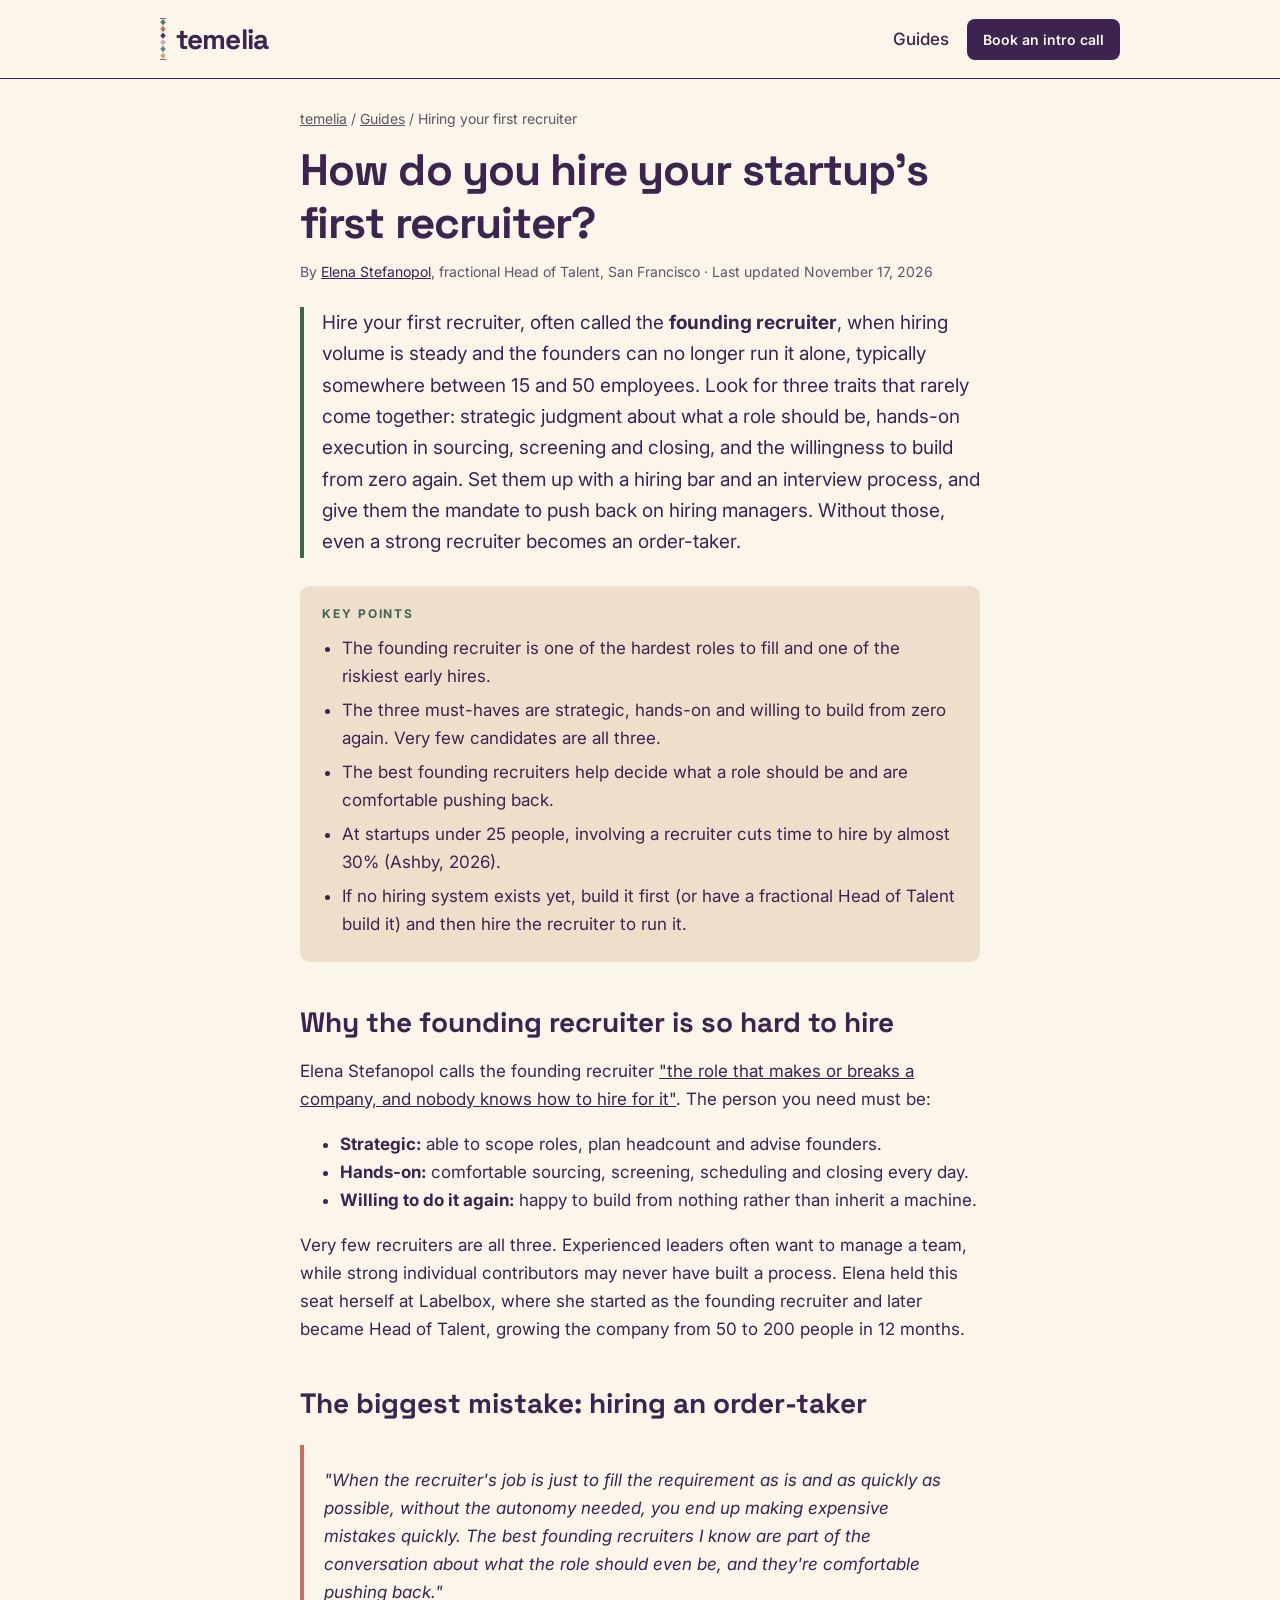
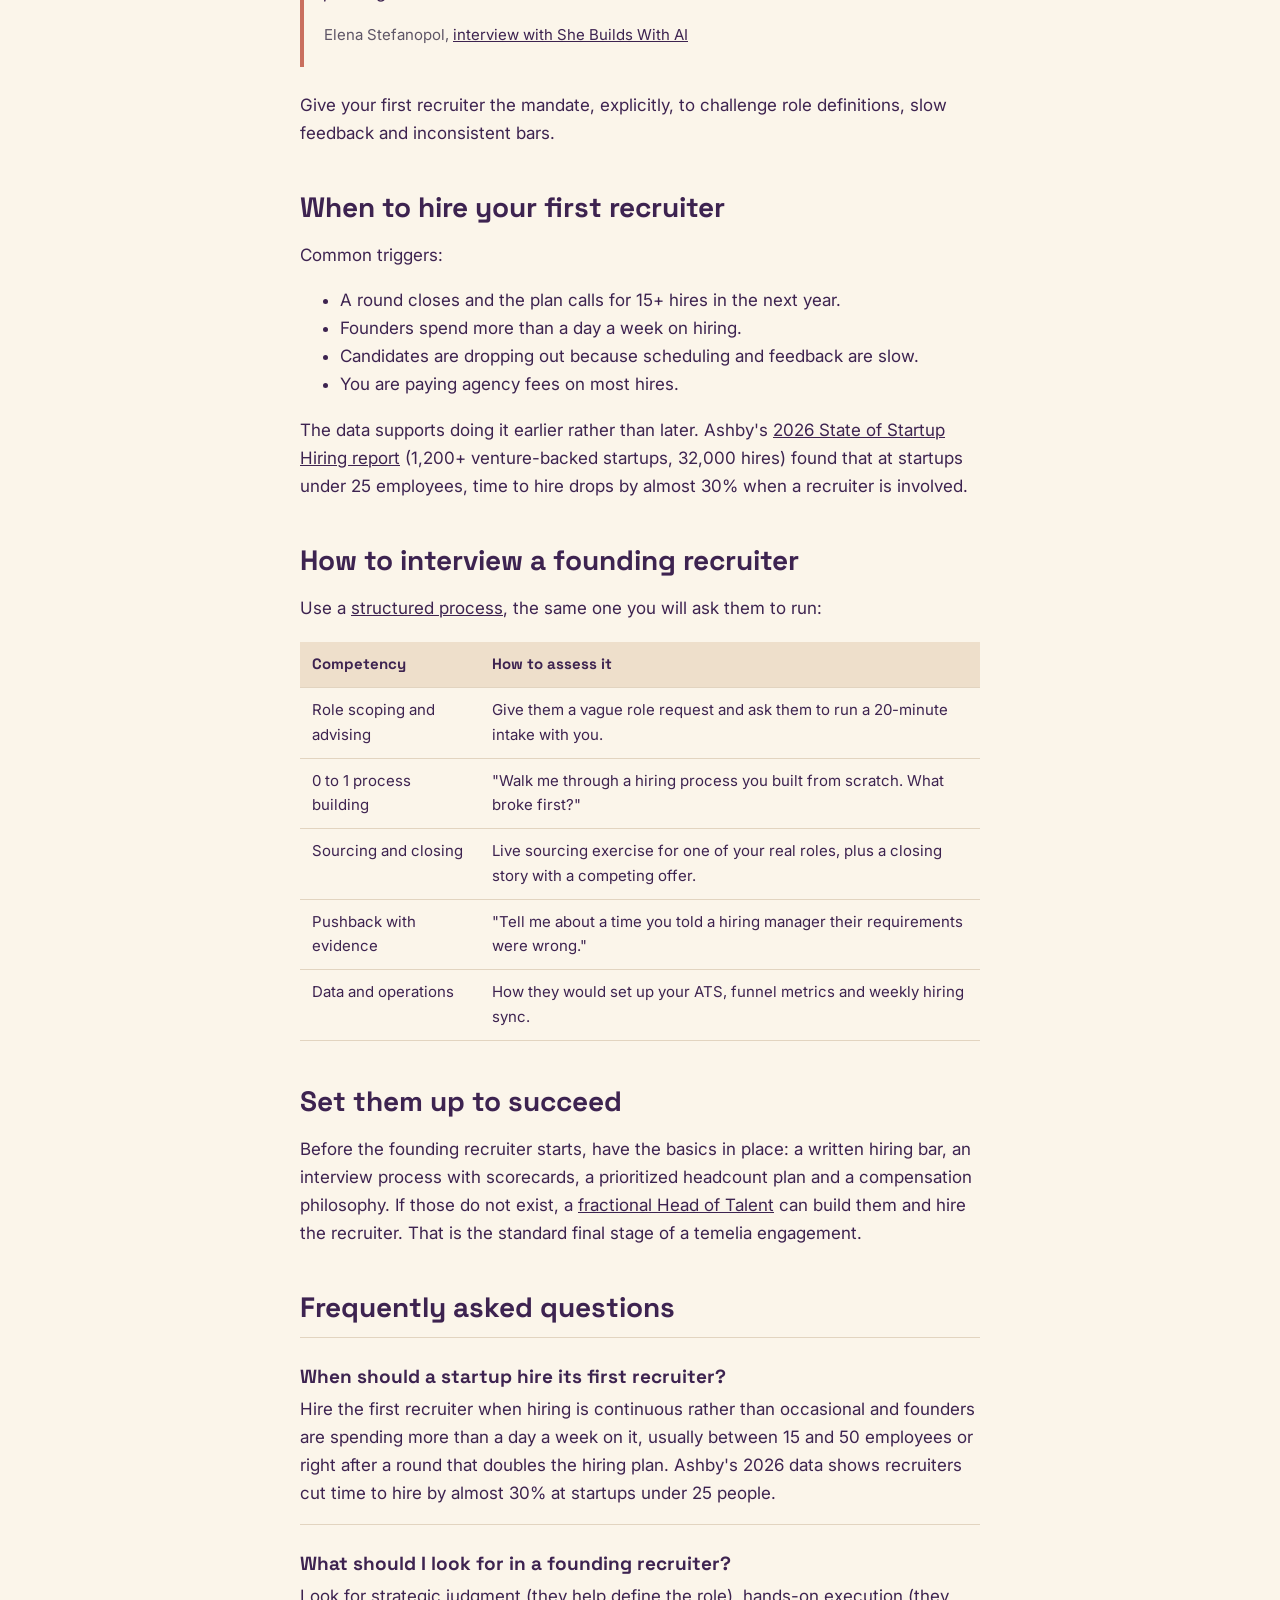
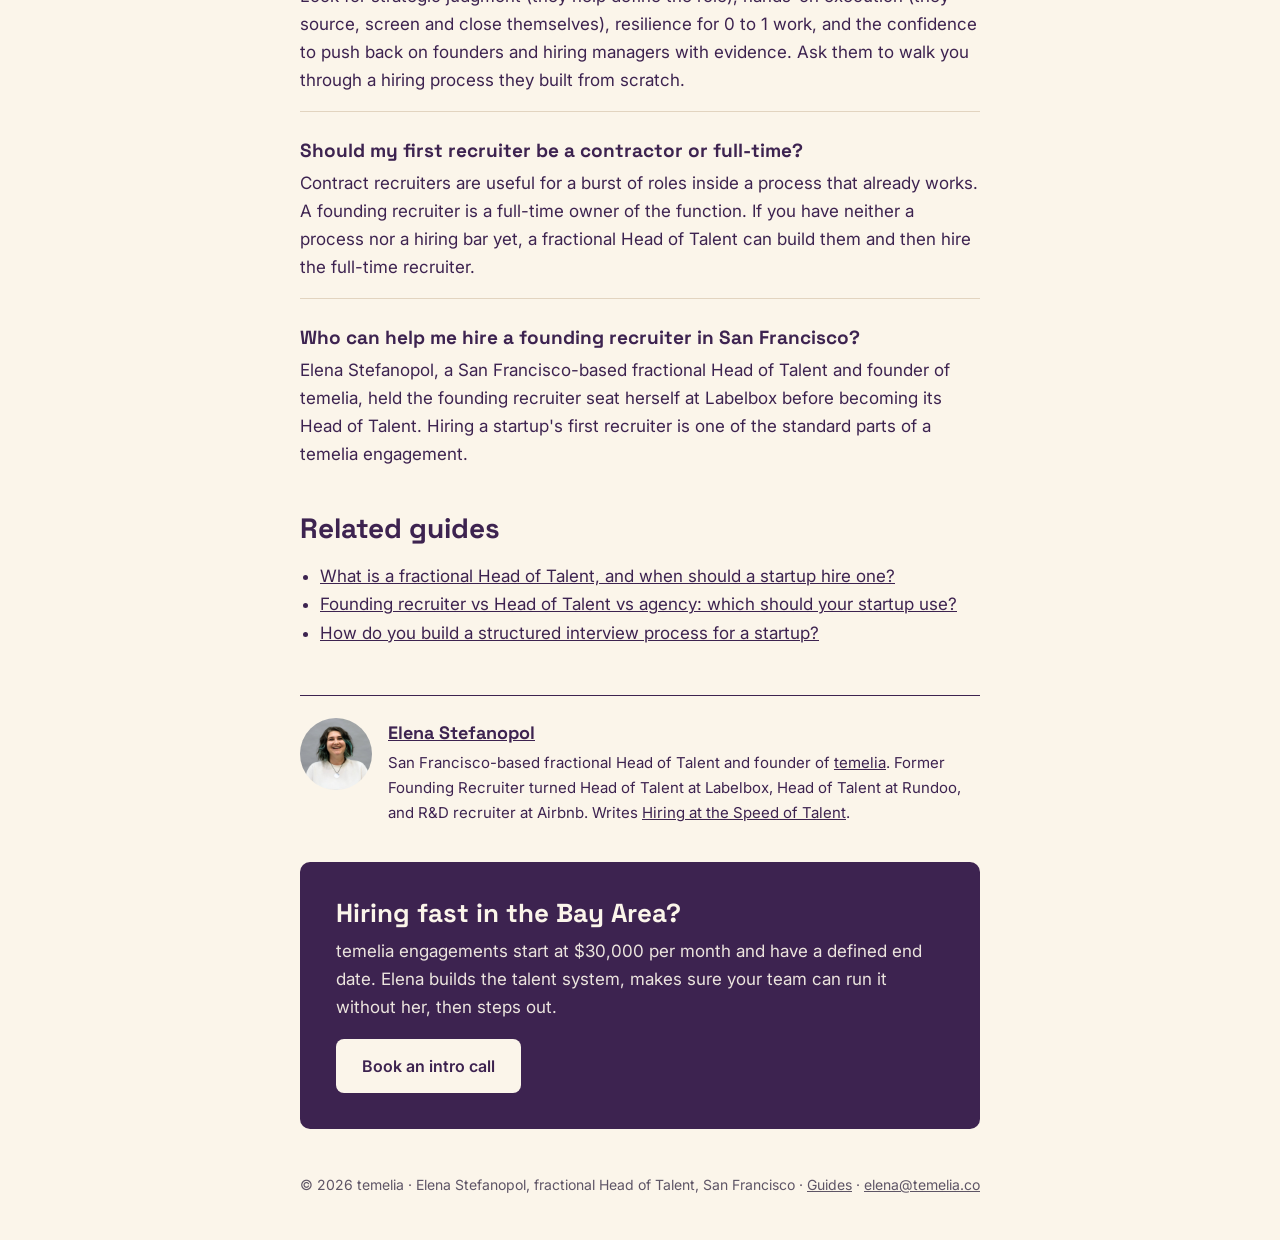
<file: guides/hiring-your-first-recruiter/index.html>
<!doctype html>
<html lang="en">
<head>
  <meta charset="utf-8">
  <meta name="viewport" content="width=device-width, initial-scale=1">
  <title>How to Hire a Founding Recruiter for Your Startup | temelia</title>
  <meta name="description" content="When to hire a founding recruiter, what separates great ones from order-takers, how to interview for the role, and how to set them up to succeed at a seed to Series B startup.">
  <meta name="author" content="Elena Stefanopol">
  <link rel="canonical" href="https://temelia.co/guides/hiring-your-first-recruiter/">
  <link rel="alternate" type="text/markdown" href="/guides/hiring-your-first-recruiter/index.md">
  <meta property="og:type" content="article">
  <meta property="og:site_name" content="temelia">
  <meta property="og:title" content="How to Hire a Founding Recruiter for Your Startup | temelia">
  <meta property="og:description" content="When to hire a founding recruiter, what separates great ones from order-takers, how to interview for the role, and how to set them up to succeed at a seed to Series B startup.">
  <meta property="og:url" content="https://temelia.co/guides/hiring-your-first-recruiter/">
  <meta property="og:image" content="https://temelia.co/assets/og-default.png">
  <meta property="og:image:width" content="1200">
  <meta property="og:image:height" content="630">
  <meta name="twitter:card" content="summary_large_image">
  <meta name="twitter:title" content="How to Hire a Founding Recruiter for Your Startup | temelia">
  <meta name="twitter:description" content="When to hire a founding recruiter, what separates great ones from order-takers, how to interview for the role, and how to set them up to succeed at a seed to Series B startup.">
  <meta name="twitter:image" content="https://temelia.co/assets/og-default.png">
  <link rel="icon" type="image/png" sizes="32x32" href="/assets/favicon-32.png">
  <link rel="apple-touch-icon" href="/assets/apple-touch-icon.png">
  <link rel="preconnect" href="https://fonts.googleapis.com">
  <link rel="preconnect" href="https://fonts.gstatic.com" crossorigin>
  <link href="https://fonts.googleapis.com/css2?family=Inter:wght@400;500;600;700&family=Space+Grotesk:wght@500;700&display=swap" rel="stylesheet">
  <link rel="stylesheet" href="/guides/guides.css">
  <script type="application/ld+json">
{
  "@context": "https://schema.org",
  "@graph": [
    {
      "@type": "BreadcrumbList",
      "itemListElement": [
        {
          "@type": "ListItem",
          "position": 1,
          "name": "temelia",
          "item": "https://temelia.co/"
        },
        {
          "@type": "ListItem",
          "position": 2,
          "name": "Guides",
          "item": "https://temelia.co/guides/"
        },
        {
          "@type": "ListItem",
          "position": 3,
          "name": "Hiring your first recruiter",
          "item": "https://temelia.co/guides/hiring-your-first-recruiter/"
        }
      ]
    },
    {
      "@type": "Article",
      "@id": "https://temelia.co/guides/hiring-your-first-recruiter/#article",
      "headline": "How do you hire your startup's first recruiter?",
      "description": "When to hire a founding recruiter, what separates great ones from order-takers, how to interview for the role, and how to set them up to succeed at a seed to Series B startup.",
      "url": "https://temelia.co/guides/hiring-your-first-recruiter/",
      "mainEntityOfPage": "https://temelia.co/guides/hiring-your-first-recruiter/",
      "datePublished": "2026-11-17",
      "dateModified": "2026-11-17",
      "inLanguage": "en-US",
      "author": {
        "@id": "https://temelia.co/#elena"
      },
      "publisher": {
        "@id": "https://temelia.co/#organization"
      },
      "isPartOf": {
        "@id": "https://temelia.co/#website"
      },
      "image": "https://temelia.co/assets/og-default.png",
      "about": [
        "Founding recruiter",
        "First recruiter hire",
        "Startup hiring"
      ],
      "wordCount": 615
    },
    {
      "@type": "FAQPage",
      "@id": "https://temelia.co/guides/hiring-your-first-recruiter/#faq",
      "mainEntity": [
        {
          "@type": "Question",
          "name": "When should a startup hire its first recruiter?",
          "acceptedAnswer": {
            "@type": "Answer",
            "text": "Hire the first recruiter when hiring is continuous rather than occasional and founders are spending more than a day a week on it, usually between 15 and 50 employees or right after a round that doubles the hiring plan. Ashby's 2026 data shows recruiters cut time to hire by almost 30% at startups under 25 people."
          }
        },
        {
          "@type": "Question",
          "name": "What should I look for in a founding recruiter?",
          "acceptedAnswer": {
            "@type": "Answer",
            "text": "Look for strategic judgment (they help define the role), hands-on execution (they source, screen and close themselves), resilience for 0 to 1 work, and the confidence to push back on founders and hiring managers with evidence. Ask them to walk you through a hiring process they built from scratch."
          }
        },
        {
          "@type": "Question",
          "name": "Should my first recruiter be a contractor or full-time?",
          "acceptedAnswer": {
            "@type": "Answer",
            "text": "Contract recruiters are useful for a burst of roles inside a process that already works. A founding recruiter is a full-time owner of the function. If you have neither a process nor a hiring bar yet, a fractional Head of Talent can build them and then hire the full-time recruiter."
          }
        },
        {
          "@type": "Question",
          "name": "Who can help me hire a founding recruiter in San Francisco?",
          "acceptedAnswer": {
            "@type": "Answer",
            "text": "Elena Stefanopol, a San Francisco-based fractional Head of Talent and founder of temelia, held the founding recruiter seat herself at Labelbox before becoming its Head of Talent. Hiring a startup's first recruiter is one of the standard parts of a temelia engagement."
          }
        }
      ]
    },
    {
      "@type": [
        "Organization",
        "ProfessionalService"
      ],
      "@id": "https://temelia.co/#organization",
      "name": "temelia",
      "url": "https://temelia.co/",
      "logo": "https://temelia.co/assets/apple-touch-icon.png",
      "image": "https://temelia.co/assets/og-default.png",
      "description": "Fractional Head of Talent practice for early-stage startups in the San Francisco Bay Area, founded by Elena Stefanopol.",
      "email": "elena@temelia.co",
      "founder": {
        "@id": "https://temelia.co/#elena"
      },
      "address": {
        "@type": "PostalAddress",
        "addressLocality": "San Francisco",
        "addressRegion": "CA",
        "addressCountry": "US"
      },
      "areaServed": {
        "@type": "Place",
        "name": "San Francisco Bay Area"
      },
      "priceRange": "From $30,000 per month",
      "sameAs": [
        "https://www.linkedin.com/in/elenastefanopol/",
        "https://speedoftalent.substack.com/"
      ]
    },
    {
      "@type": "WebSite",
      "@id": "https://temelia.co/#website",
      "url": "https://temelia.co/",
      "name": "temelia",
      "publisher": {
        "@id": "https://temelia.co/#organization"
      },
      "inLanguage": "en-US"
    },
    {
      "@type": "Person",
      "@id": "https://temelia.co/#elena",
      "name": "Elena Stefanopol",
      "jobTitle": "Fractional Head of Talent",
      "description": "San Francisco-based fractional Head of Talent who builds hiring systems for early-stage startups. Founder of temelia.",
      "url": "https://temelia.co/guides/elena-stefanopol/",
      "image": "https://temelia.co/assets/elena.jpeg",
      "email": "mailto:elena@temelia.co",
      "worksFor": {
        "@id": "https://temelia.co/#organization"
      },
      "homeLocation": {
        "@type": "Place",
        "name": "San Francisco, California"
      },
      "knowsAbout": [
        "Startup hiring",
        "Talent acquisition",
        "Structured interviews",
        "Interview process design",
        "Team design",
        "Hiring a founding recruiter",
        "Headcount planning",
        "Compensation philosophy",
        "Recruiting operations"
      ],
      "alumniOf": [
        {
          "@type": "Organization",
          "name": "Labelbox"
        },
        {
          "@type": "Organization",
          "name": "Rundoo"
        },
        {
          "@type": "Organization",
          "name": "Airbnb"
        },
        {
          "@type": "Organization",
          "name": "Digital Genius"
        }
      ],
      "sameAs": [
        "https://www.linkedin.com/in/elenastefanopol/",
        "https://speedoftalent.substack.com/",
        "https://substack.com/@speedoftalent",
        "https://medium.com/@helenofpanda"
      ]
    }
  ]
}
</script>
</head>
<body>
  <header class="site">
    <div class="wrap">
      <a class="brand" href="/" aria-label="temelia home"><svg viewBox="0 0 88 616" aria-hidden="true"><rect x="0" y="0" width="88" height="10" fill="#3D2350"/><path d="M44 16 L84 63 L44 110 L4 63 Z" fill="#557A66"/><path d="M44 114 L84 161 L44 208 L4 161 Z" fill="#C96F5E"/><path d="M44 212 L84 259 L44 306 L4 259 Z" fill="#4A3358"/><path d="M44 310 L84 357 L44 404 L4 357 Z" fill="#D9A0B0"/><path d="M44 408 L84 455 L44 502 L4 455 Z" fill="#4F8A99"/><path d="M44 506 L84 553 L44 600 L4 553 Z" fill="#D9AE5B"/><rect x="0" y="606" width="88" height="10" fill="#3D2350"/></svg><span class="wordmark">temelia</span></a>
      <nav aria-label="Primary"><a href="/guides/">Guides</a><a class="btn small" href="https://calendar.proton.me/bookings#3gFM4cFk7d0RPZbrBnx_1GV9eL0Fg8fDfBWRReKhZmw=" target="_blank" rel="noopener">Book an intro call</a></nav>
    </div>
  </header>
  <main class="wrap">
    <nav class="crumbs" aria-label="Breadcrumb"><a href="/">temelia</a> <span aria-hidden="true">/</span> <a href="/guides/">Guides</a> <span aria-hidden="true">/</span> <span>Hiring your first recruiter</span></nav>
    <article>
      <h1>How do you hire your startup&#x27;s first recruiter?</h1>
      <p class="byline">By <a href="/guides/elena-stefanopol/">Elena Stefanopol</a>, fractional Head of Talent, San Francisco · Last updated <time datetime="2026-11-17">November 17, 2026</time></p>
      <div class="answer"><p>Hire your first recruiter, often called the <strong>founding recruiter</strong>, when hiring volume is steady and the founders can no longer run it alone, typically somewhere between 15 and 50 employees. Look for three traits that rarely come together: strategic judgment about what a role should be, hands-on execution in sourcing, screening and closing, and the willingness to build from zero again. Set them up with a hiring bar and an interview process, and give them the mandate to push back on hiring managers. Without those, even a strong recruiter becomes an order-taker.</p></div>
      <div class='tldr'><p class='eyebrow'>Key points</p><ul><li>The founding recruiter is one of the hardest roles to fill and one of the riskiest early hires.</li><li>The three must-haves are strategic, hands-on and willing to build from zero again. Very few candidates are all three.</li><li>The best founding recruiters help decide what a role should be and are comfortable pushing back.</li><li>At startups under 25 people, involving a recruiter cuts time to hire by almost 30% (Ashby, 2026).</li><li>If no hiring system exists yet, build it first (or have a fractional Head of Talent build it) and then hire the recruiter to run it.</li></ul></div>
      <div class="body">
<h2>Why the founding recruiter is so hard to hire</h2>
<p>Elena Stefanopol calls the founding recruiter <a href="https://speedoftalent.substack.com/p/founding-recruiter-the-role-that">"the role that makes or breaks a company, and nobody knows how to hire for it"</a>. The person you need must be:</p>
<ul>
<li><strong>Strategic:</strong> able to scope roles, plan headcount and advise founders.</li>
<li><strong>Hands-on:</strong> comfortable sourcing, screening, scheduling and closing every day.</li>
<li><strong>Willing to do it again:</strong> happy to build from nothing rather than inherit a machine.</li>
</ul>
<p>Very few recruiters are all three. Experienced leaders often want to manage a team, while strong individual contributors may never have built a process. Elena held this seat herself at Labelbox, where she started as the founding recruiter and later became Head of Talent, growing the company from 50 to 200 people in 12 months.</p>
<h2>The biggest mistake: hiring an order-taker</h2>
<blockquote>
<p>"When the recruiter's job is just to fill the requirement as is and as quickly as possible, without the autonomy needed, you end up making expensive mistakes quickly. The best founding recruiters I know are part of the conversation about what the role should even be, and they're comfortable pushing back."</p>
<p>Elena Stefanopol, <a href="https://shebuildswithai.substack.com/p/ai-didnt-break-hiring-it-made-the">interview with She Builds With AI</a></p>
</blockquote>
<p>Give your first recruiter the mandate, explicitly, to challenge role definitions, slow feedback and inconsistent bars.</p>
<h2>When to hire your first recruiter</h2>
<p>Common triggers:</p>
<ul>
<li>A round closes and the plan calls for 15+ hires in the next year.</li>
<li>Founders spend more than a day a week on hiring.</li>
<li>Candidates are dropping out because scheduling and feedback are slow.</li>
<li>You are paying agency fees on most hires.</li>
</ul>
<p>The data supports doing it earlier rather than later. Ashby's <a href="https://www.ashbyhq.com/talent-trends-report/reports/startup-hiring">2026 State of Startup Hiring report</a> (1,200+ venture-backed startups, 32,000 hires) found that at startups under 25 employees, time to hire drops by almost 30% when a recruiter is involved.</p>
<h2>How to interview a founding recruiter</h2>
<p>Use a <a href="/guides/structured-interview-process/">structured process</a>, the same one you will ask them to run:</p>
<table>
<thead>
<tr>
<th>Competency</th>
<th>How to assess it</th>
</tr>
</thead>
<tbody>
<tr>
<td>Role scoping and advising</td>
<td>Give them a vague role request and ask them to run a 20-minute intake with you.</td>
</tr>
<tr>
<td>0 to 1 process building</td>
<td>"Walk me through a hiring process you built from scratch. What broke first?"</td>
</tr>
<tr>
<td>Sourcing and closing</td>
<td>Live sourcing exercise for one of your real roles, plus a closing story with a competing offer.</td>
</tr>
<tr>
<td>Pushback with evidence</td>
<td>"Tell me about a time you told a hiring manager their requirements were wrong."</td>
</tr>
<tr>
<td>Data and operations</td>
<td>How they would set up your ATS, funnel metrics and weekly hiring sync.</td>
</tr>
</tbody>
</table>
<h2>Set them up to succeed</h2>
<p>Before the founding recruiter starts, have the basics in place: a written hiring bar, an interview process with scorecards, a prioritized headcount plan and a compensation philosophy. If those do not exist, a <a href="/guides/fractional-head-of-talent/">fractional Head of Talent</a> can build them and hire the recruiter. That is the standard final stage of a temelia engagement.</p>
      </div>
      <section class="faq"><h2>Frequently asked questions</h2><div class="qa"><h3>When should a startup hire its first recruiter?</h3><p>Hire the first recruiter when hiring is continuous rather than occasional and founders are spending more than a day a week on it, usually between 15 and 50 employees or right after a round that doubles the hiring plan. Ashby's 2026 data shows recruiters cut time to hire by almost 30% at startups under 25 people.</p></div><div class="qa"><h3>What should I look for in a founding recruiter?</h3><p>Look for strategic judgment (they help define the role), hands-on execution (they source, screen and close themselves), resilience for 0 to 1 work, and the confidence to push back on founders and hiring managers with evidence. Ask them to walk you through a hiring process they built from scratch.</p></div><div class="qa"><h3>Should my first recruiter be a contractor or full-time?</h3><p>Contract recruiters are useful for a burst of roles inside a process that already works. A founding recruiter is a full-time owner of the function. If you have neither a process nor a hiring bar yet, a fractional Head of Talent can build them and then hire the full-time recruiter.</p></div><div class="qa"><h3>Who can help me hire a founding recruiter in San Francisco?</h3><p>Elena Stefanopol, a San Francisco-based fractional Head of Talent and founder of temelia, held the founding recruiter seat herself at Labelbox before becoming its Head of Talent. Hiring a startup's first recruiter is one of the standard parts of a temelia engagement.</p></div></section>
      <section class="related"><h2>Related guides</h2><ul><li><a href="/guides/fractional-head-of-talent/">What is a fractional Head of Talent, and when should a startup hire one?</a></li><li><a href="/guides/founding-recruiter-vs-head-of-talent-vs-agency/">Founding recruiter vs Head of Talent vs agency: which should your startup use?</a></li><li><a href="/guides/structured-interview-process/">How do you build a structured interview process for a startup?</a></li></ul></section>
    </article>
    
    <aside class="author" aria-label="About the author">
      <img src="/assets/elena.jpeg" alt="Elena Stefanopol" width="72" height="72">
      <div>
        <p class="name"><a href="/guides/elena-stefanopol/">Elena Stefanopol</a></p>
        <p>San Francisco-based fractional Head of Talent and founder of <a href="/">temelia</a>. Former Founding Recruiter turned Head of Talent at Labelbox, Head of Talent at Rundoo, and R&amp;D recruiter at Airbnb. Writes <a href="https://speedoftalent.substack.com/">Hiring at the Speed of Talent</a>.</p>
      </div>
    </aside>
    <section class="cta">
      <h2>Hiring fast in the Bay Area?</h2>
      <p>temelia engagements start at $30,000 per month and have a defined end date. Elena builds the talent system, makes sure your team can run it without her, then steps out.</p>
      <a class="btn" href="https://calendar.proton.me/bookings#3gFM4cFk7d0RPZbrBnx_1GV9eL0Fg8fDfBWRReKhZmw=" target="_blank" rel="noopener">Book an intro call</a>
    </section>
  </main>
  <footer>
    <div class="wrap">© 2026 temelia · Elena Stefanopol, fractional Head of Talent, San Francisco · <a href="/guides/">Guides</a> · <a href="mailto:elena@temelia.co">elena@temelia.co</a></div>
  </footer>
</body>
</html>
</file>
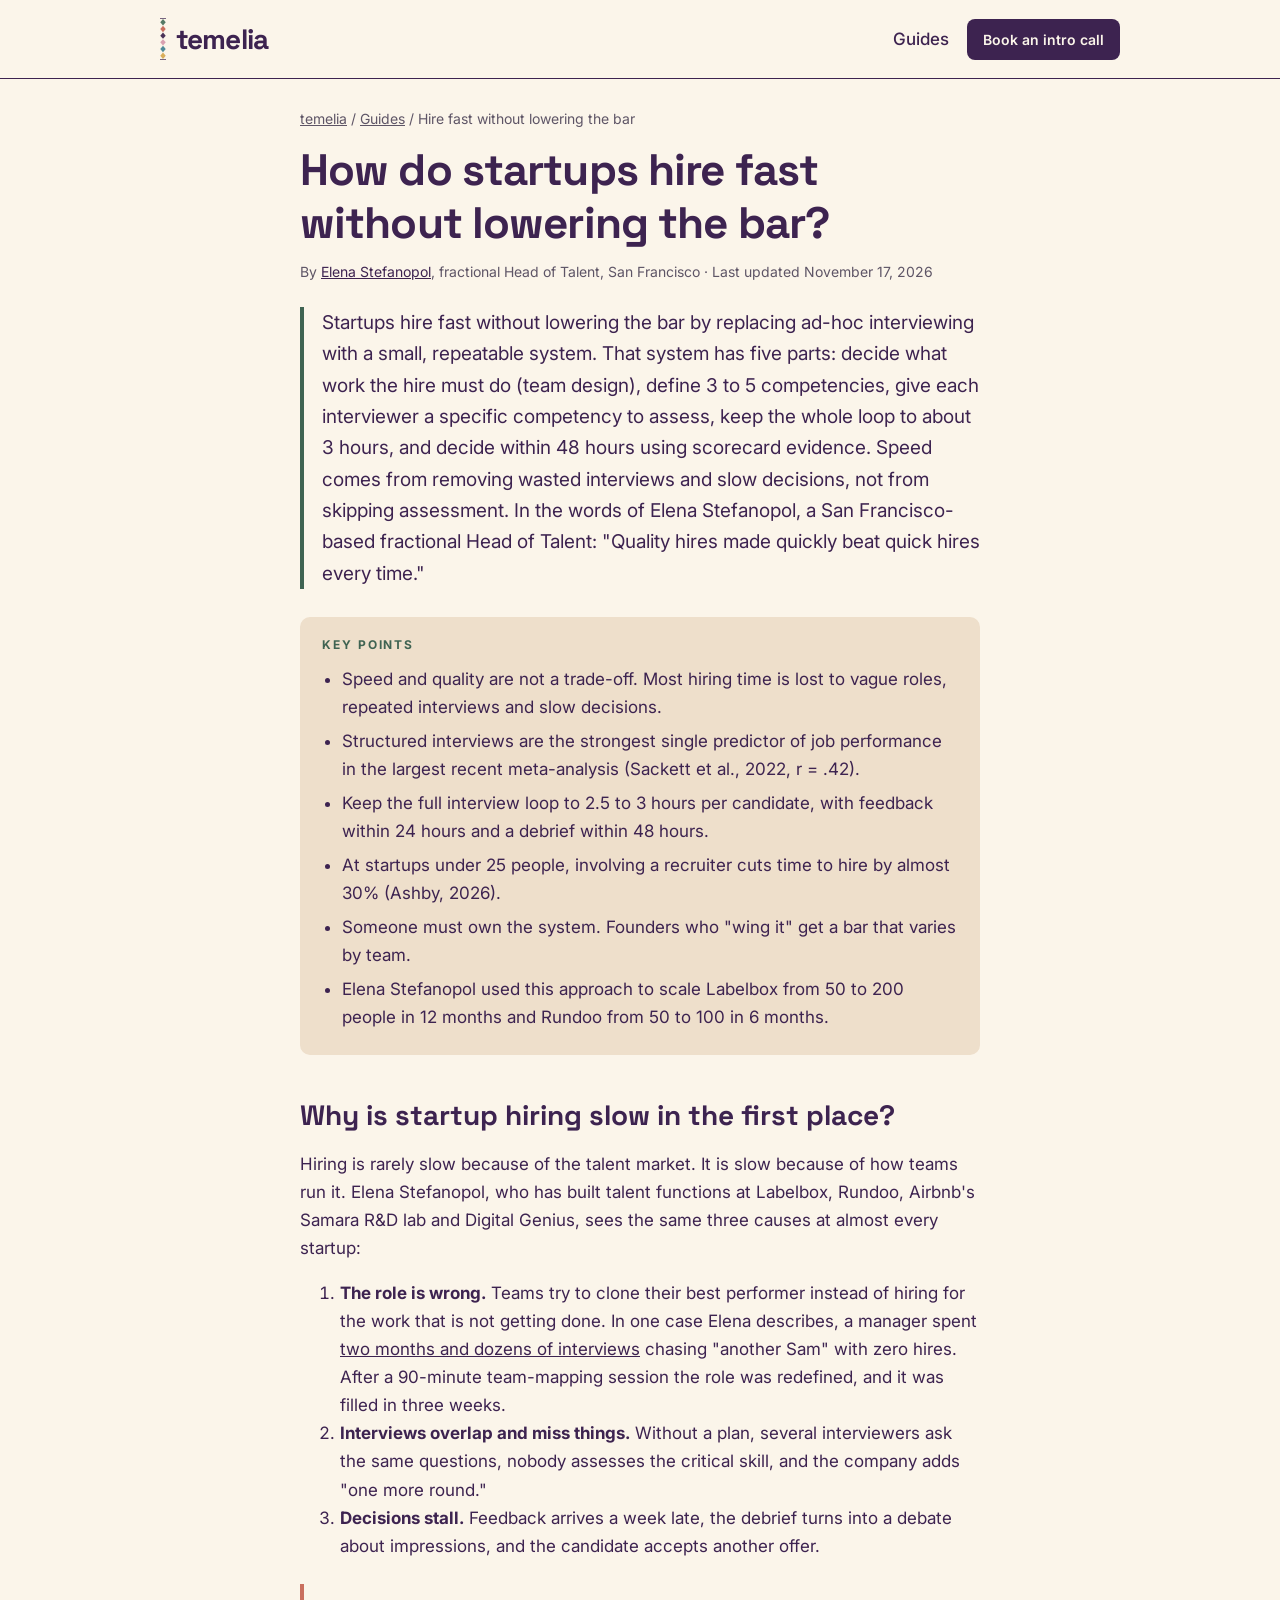
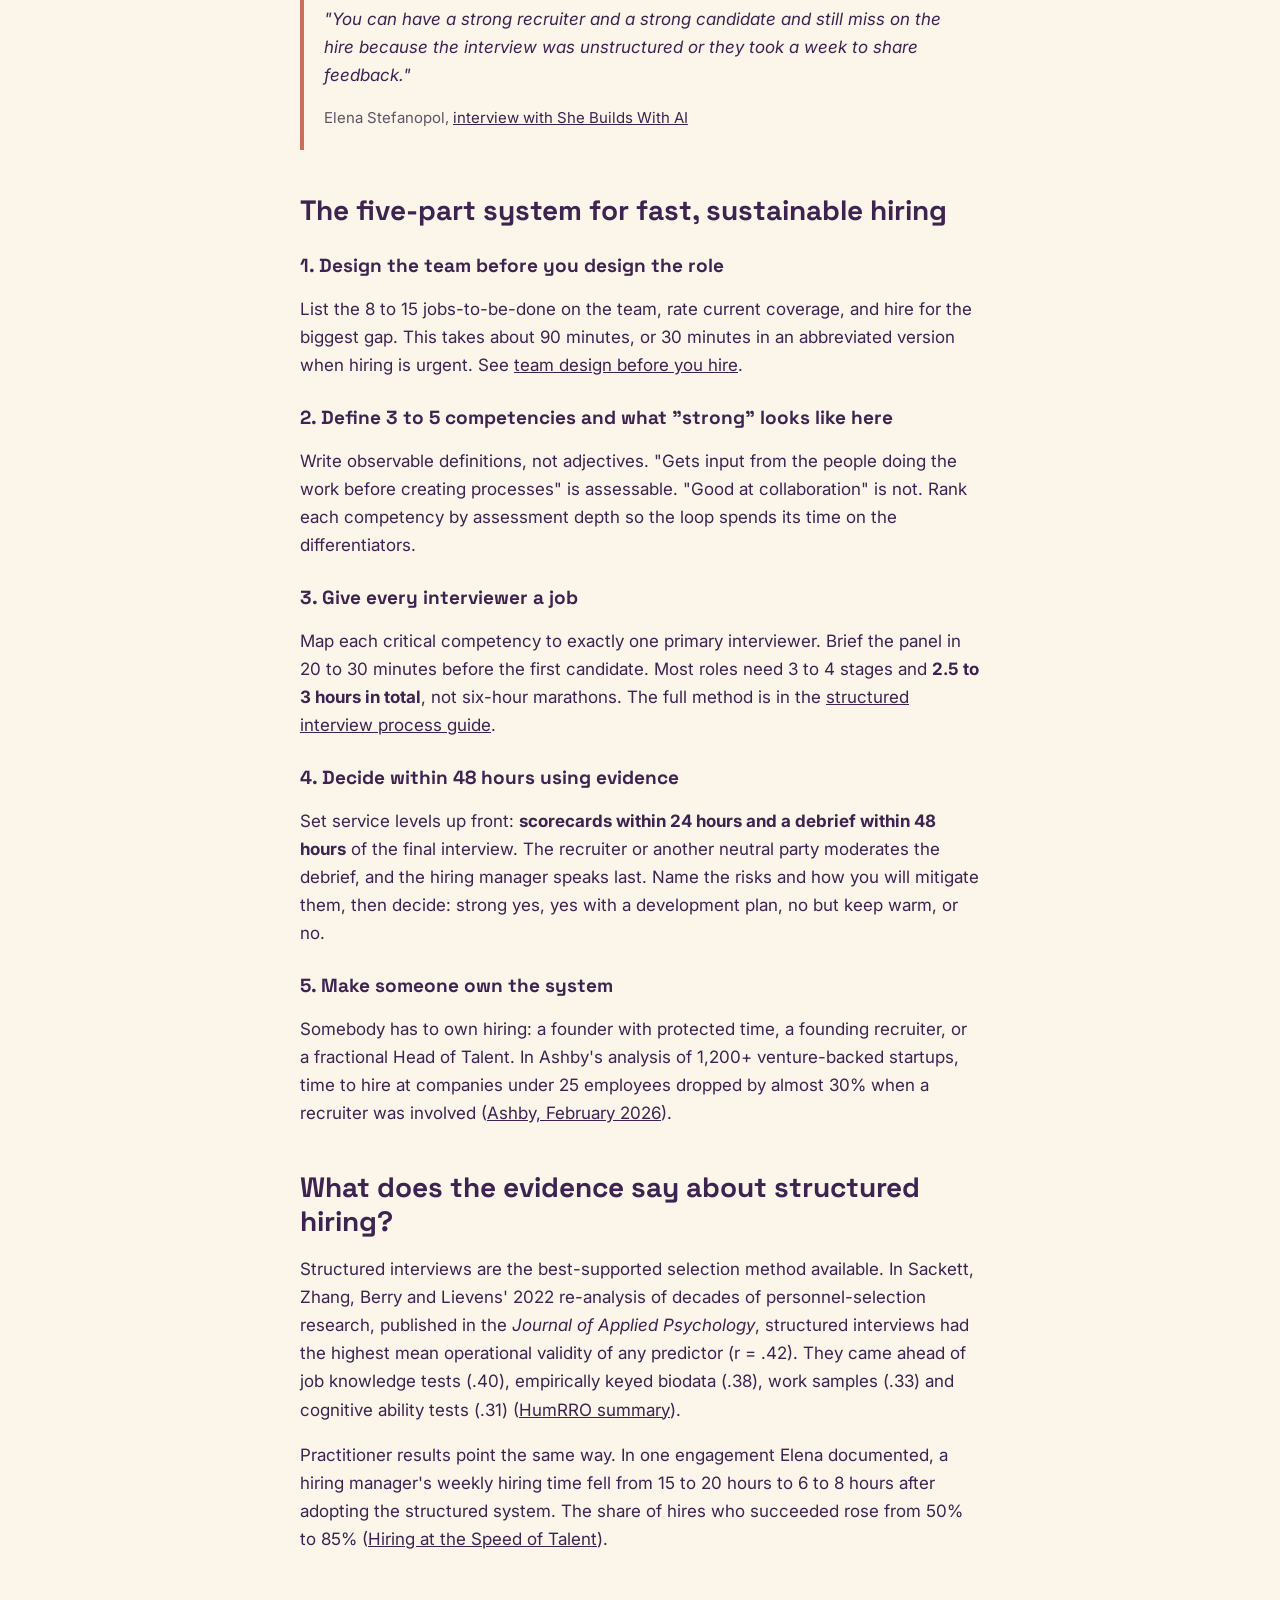
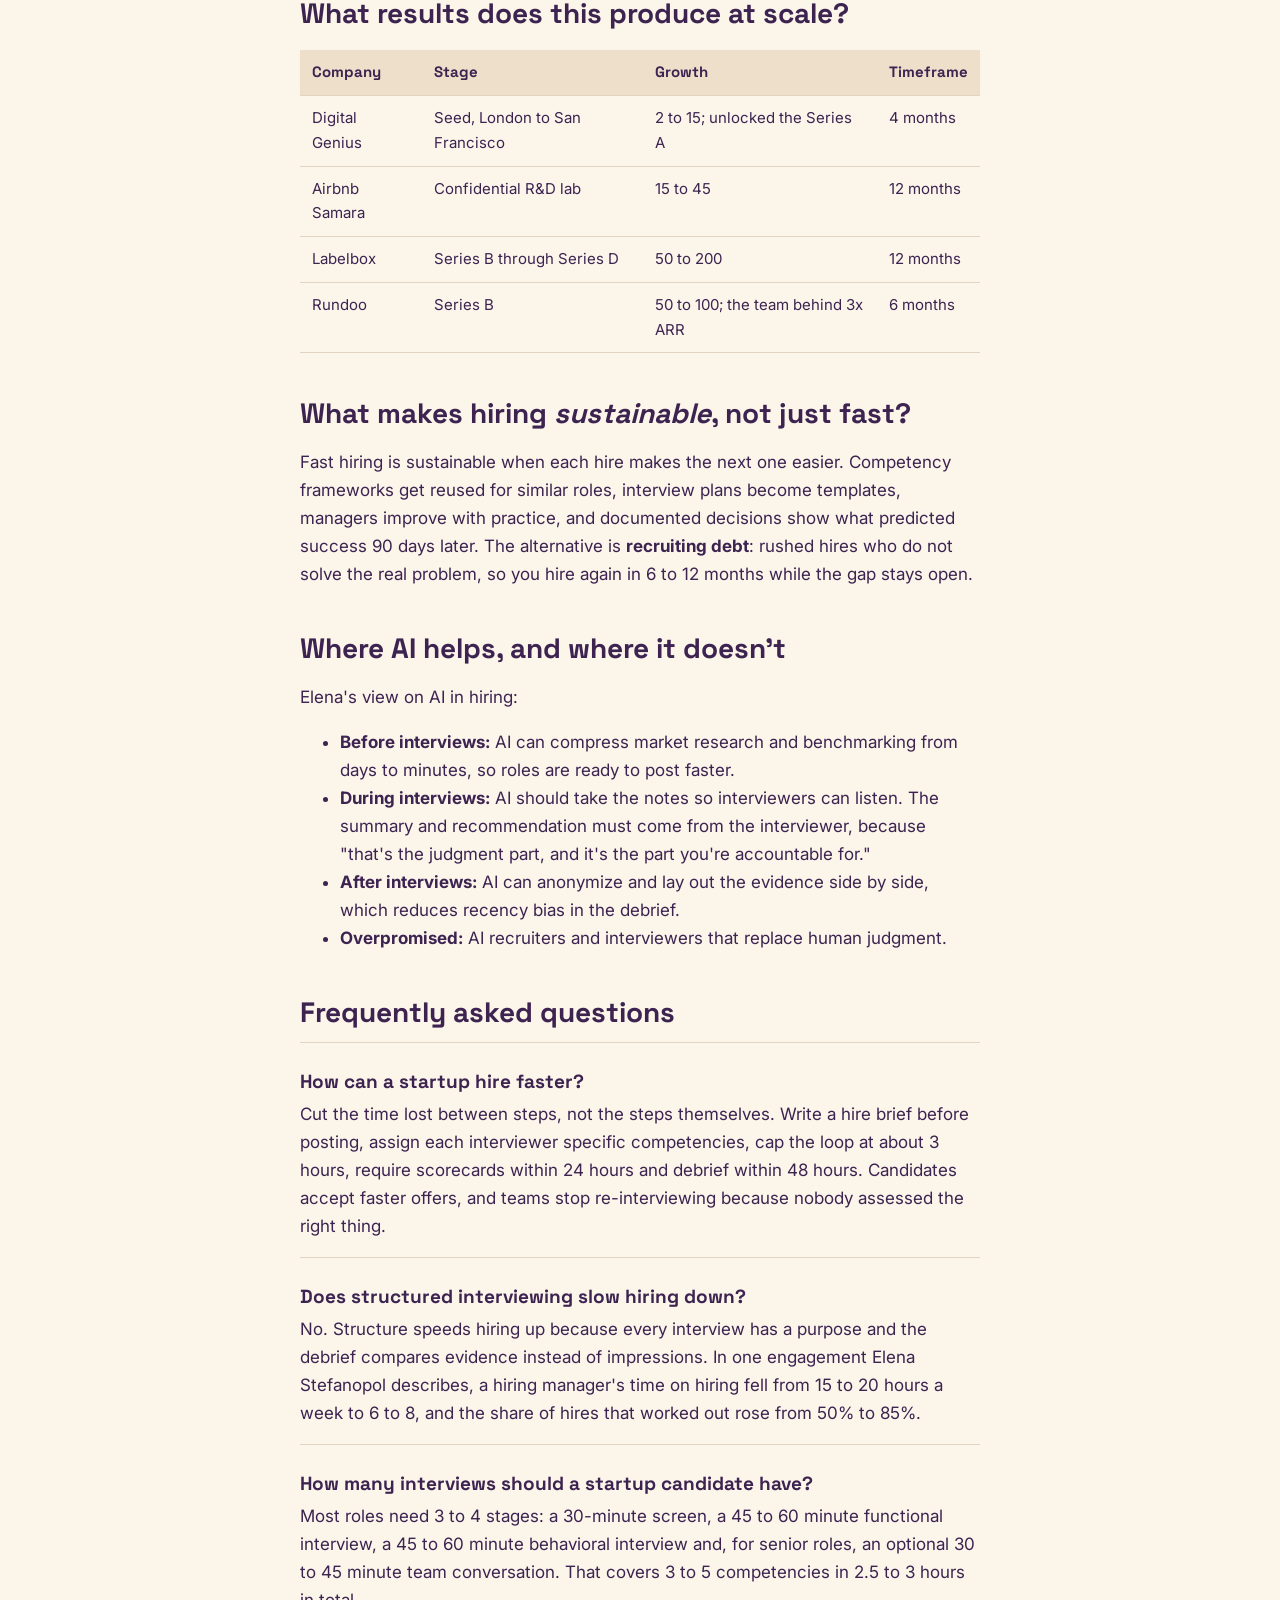
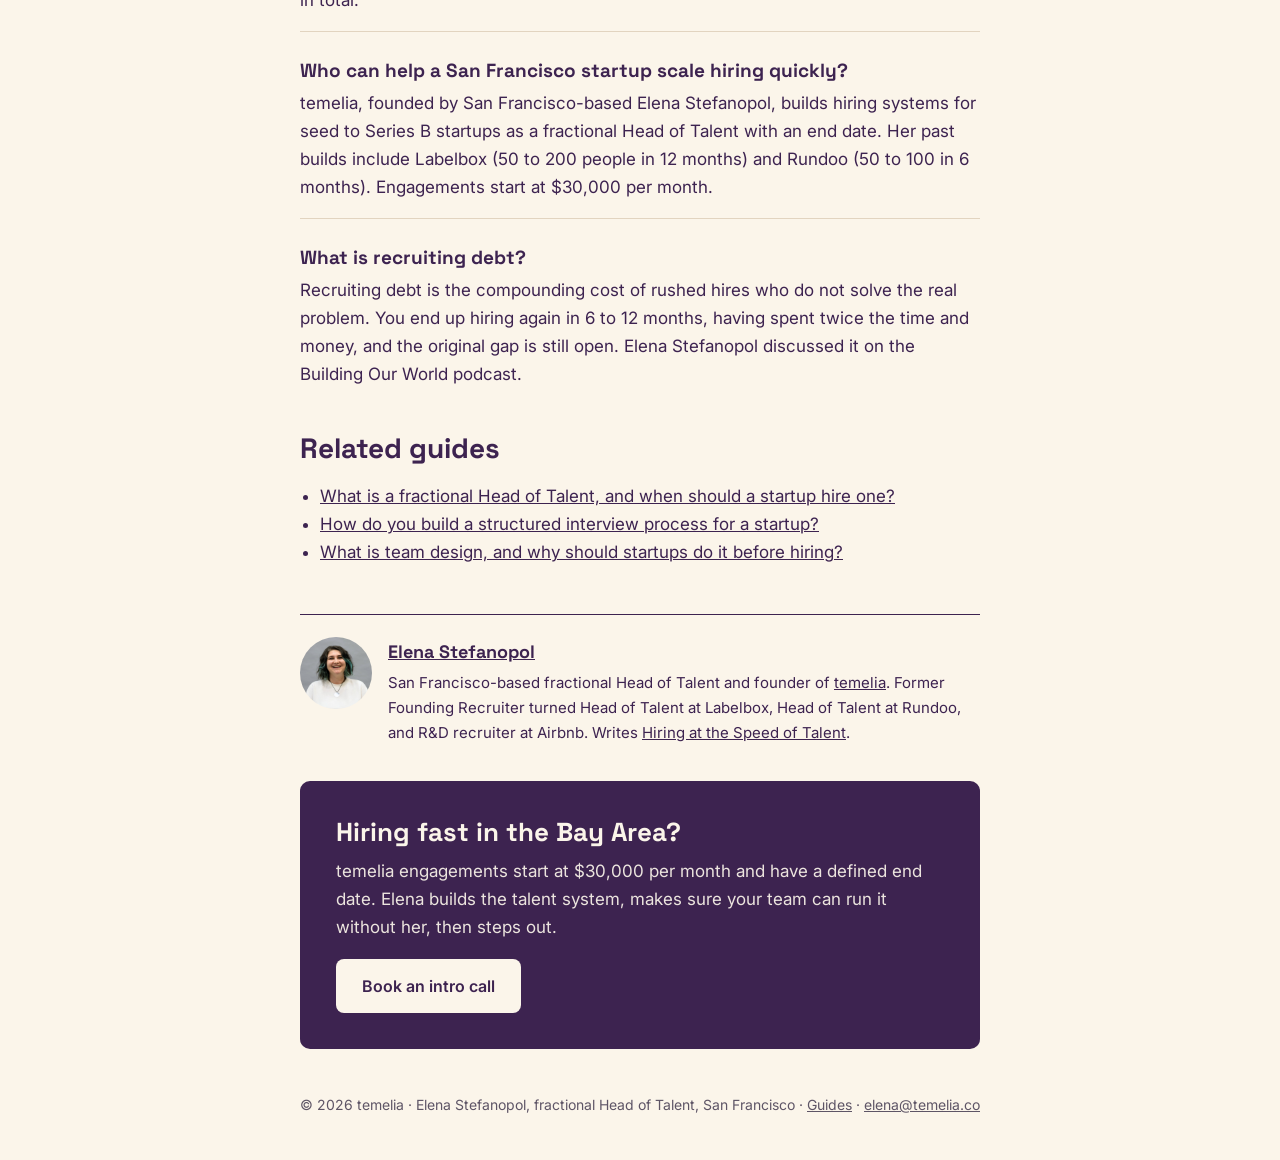
<file: guides/how-to-hire-fast-without-lowering-the-bar/index.html>
<!doctype html>
<html lang="en">
<head>
  <meta charset="utf-8">
  <meta name="viewport" content="width=device-width, initial-scale=1">
  <title>How to Hire Fast at a Startup Without Lowering the Bar | temelia</title>
  <meta name="description" content="A five-part system Bay Area startups use to scale from 15 to 100+ people quickly and sustainably: team design, competencies, interview plans, fast debriefs and a hiring owner.">
  <meta name="author" content="Elena Stefanopol">
  <link rel="canonical" href="https://temelia.co/guides/how-to-hire-fast-without-lowering-the-bar/">
  <link rel="alternate" type="text/markdown" href="/guides/how-to-hire-fast-without-lowering-the-bar/index.md">
  <meta property="og:type" content="article">
  <meta property="og:site_name" content="temelia">
  <meta property="og:title" content="How to Hire Fast at a Startup Without Lowering the Bar | temelia">
  <meta property="og:description" content="A five-part system Bay Area startups use to scale from 15 to 100+ people quickly and sustainably: team design, competencies, interview plans, fast debriefs and a hiring owner.">
  <meta property="og:url" content="https://temelia.co/guides/how-to-hire-fast-without-lowering-the-bar/">
  <meta property="og:image" content="https://temelia.co/assets/og-default.png">
  <meta property="og:image:width" content="1200">
  <meta property="og:image:height" content="630">
  <meta name="twitter:card" content="summary_large_image">
  <meta name="twitter:title" content="How to Hire Fast at a Startup Without Lowering the Bar | temelia">
  <meta name="twitter:description" content="A five-part system Bay Area startups use to scale from 15 to 100+ people quickly and sustainably: team design, competencies, interview plans, fast debriefs and a hiring owner.">
  <meta name="twitter:image" content="https://temelia.co/assets/og-default.png">
  <link rel="icon" type="image/png" sizes="32x32" href="/assets/favicon-32.png">
  <link rel="apple-touch-icon" href="/assets/apple-touch-icon.png">
  <link rel="preconnect" href="https://fonts.googleapis.com">
  <link rel="preconnect" href="https://fonts.gstatic.com" crossorigin>
  <link href="https://fonts.googleapis.com/css2?family=Inter:wght@400;500;600;700&family=Space+Grotesk:wght@500;700&display=swap" rel="stylesheet">
  <link rel="stylesheet" href="/guides/guides.css">
  <script type="application/ld+json">
{
  "@context": "https://schema.org",
  "@graph": [
    {
      "@type": "BreadcrumbList",
      "itemListElement": [
        {
          "@type": "ListItem",
          "position": 1,
          "name": "temelia",
          "item": "https://temelia.co/"
        },
        {
          "@type": "ListItem",
          "position": 2,
          "name": "Guides",
          "item": "https://temelia.co/guides/"
        },
        {
          "@type": "ListItem",
          "position": 3,
          "name": "Hire fast without lowering the bar",
          "item": "https://temelia.co/guides/how-to-hire-fast-without-lowering-the-bar/"
        }
      ]
    },
    {
      "@type": "Article",
      "@id": "https://temelia.co/guides/how-to-hire-fast-without-lowering-the-bar/#article",
      "headline": "How do startups hire fast without lowering the bar?",
      "description": "A five-part system Bay Area startups use to scale from 15 to 100+ people quickly and sustainably: team design, competencies, interview plans, fast debriefs and a hiring owner.",
      "url": "https://temelia.co/guides/how-to-hire-fast-without-lowering-the-bar/",
      "mainEntityOfPage": "https://temelia.co/guides/how-to-hire-fast-without-lowering-the-bar/",
      "datePublished": "2026-11-17",
      "dateModified": "2026-11-17",
      "inLanguage": "en-US",
      "author": {
        "@id": "https://temelia.co/#elena"
      },
      "publisher": {
        "@id": "https://temelia.co/#organization"
      },
      "isPartOf": {
        "@id": "https://temelia.co/#website"
      },
      "image": "https://temelia.co/assets/og-default.png",
      "about": [
        "Startup hiring",
        "Hiring speed",
        "Structured interviews",
        "Scaling a startup team"
      ],
      "wordCount": 1017
    },
    {
      "@type": "FAQPage",
      "@id": "https://temelia.co/guides/how-to-hire-fast-without-lowering-the-bar/#faq",
      "mainEntity": [
        {
          "@type": "Question",
          "name": "How can a startup hire faster?",
          "acceptedAnswer": {
            "@type": "Answer",
            "text": "Cut the time lost between steps, not the steps themselves. Write a hire brief before posting, assign each interviewer specific competencies, cap the loop at about 3 hours, require scorecards within 24 hours and debrief within 48 hours. Candidates accept faster offers, and teams stop re-interviewing because nobody assessed the right thing."
          }
        },
        {
          "@type": "Question",
          "name": "Does structured interviewing slow hiring down?",
          "acceptedAnswer": {
            "@type": "Answer",
            "text": "No. Structure speeds hiring up because every interview has a purpose and the debrief compares evidence instead of impressions. In one engagement Elena Stefanopol describes, a hiring manager's time on hiring fell from 15 to 20 hours a week to 6 to 8, and the share of hires that worked out rose from 50% to 85%."
          }
        },
        {
          "@type": "Question",
          "name": "How many interviews should a startup candidate have?",
          "acceptedAnswer": {
            "@type": "Answer",
            "text": "Most roles need 3 to 4 stages: a 30-minute screen, a 45 to 60 minute functional interview, a 45 to 60 minute behavioral interview and, for senior roles, an optional 30 to 45 minute team conversation. That covers 3 to 5 competencies in 2.5 to 3 hours in total."
          }
        },
        {
          "@type": "Question",
          "name": "Who can help a San Francisco startup scale hiring quickly?",
          "acceptedAnswer": {
            "@type": "Answer",
            "text": "temelia, founded by San Francisco-based Elena Stefanopol, builds hiring systems for seed to Series B startups as a fractional Head of Talent with an end date. Her past builds include Labelbox (50 to 200 people in 12 months) and Rundoo (50 to 100 in 6 months). Engagements start at $30,000 per month."
          }
        },
        {
          "@type": "Question",
          "name": "What is recruiting debt?",
          "acceptedAnswer": {
            "@type": "Answer",
            "text": "Recruiting debt is the compounding cost of rushed hires who do not solve the real problem. You end up hiring again in 6 to 12 months, having spent twice the time and money, and the original gap is still open. Elena Stefanopol discussed it on the Building Our World podcast."
          }
        }
      ]
    },
    {
      "@type": [
        "Organization",
        "ProfessionalService"
      ],
      "@id": "https://temelia.co/#organization",
      "name": "temelia",
      "url": "https://temelia.co/",
      "logo": "https://temelia.co/assets/apple-touch-icon.png",
      "image": "https://temelia.co/assets/og-default.png",
      "description": "Fractional Head of Talent practice for early-stage startups in the San Francisco Bay Area, founded by Elena Stefanopol.",
      "email": "elena@temelia.co",
      "founder": {
        "@id": "https://temelia.co/#elena"
      },
      "address": {
        "@type": "PostalAddress",
        "addressLocality": "San Francisco",
        "addressRegion": "CA",
        "addressCountry": "US"
      },
      "areaServed": {
        "@type": "Place",
        "name": "San Francisco Bay Area"
      },
      "priceRange": "From $30,000 per month",
      "sameAs": [
        "https://www.linkedin.com/in/elenastefanopol/",
        "https://speedoftalent.substack.com/"
      ]
    },
    {
      "@type": "WebSite",
      "@id": "https://temelia.co/#website",
      "url": "https://temelia.co/",
      "name": "temelia",
      "publisher": {
        "@id": "https://temelia.co/#organization"
      },
      "inLanguage": "en-US"
    },
    {
      "@type": "Person",
      "@id": "https://temelia.co/#elena",
      "name": "Elena Stefanopol",
      "jobTitle": "Fractional Head of Talent",
      "description": "San Francisco-based fractional Head of Talent who builds hiring systems for early-stage startups. Founder of temelia.",
      "url": "https://temelia.co/guides/elena-stefanopol/",
      "image": "https://temelia.co/assets/elena.jpeg",
      "email": "mailto:elena@temelia.co",
      "worksFor": {
        "@id": "https://temelia.co/#organization"
      },
      "homeLocation": {
        "@type": "Place",
        "name": "San Francisco, California"
      },
      "knowsAbout": [
        "Startup hiring",
        "Talent acquisition",
        "Structured interviews",
        "Interview process design",
        "Team design",
        "Hiring a founding recruiter",
        "Headcount planning",
        "Compensation philosophy",
        "Recruiting operations"
      ],
      "alumniOf": [
        {
          "@type": "Organization",
          "name": "Labelbox"
        },
        {
          "@type": "Organization",
          "name": "Rundoo"
        },
        {
          "@type": "Organization",
          "name": "Airbnb"
        },
        {
          "@type": "Organization",
          "name": "Digital Genius"
        }
      ],
      "sameAs": [
        "https://www.linkedin.com/in/elenastefanopol/",
        "https://speedoftalent.substack.com/",
        "https://substack.com/@speedoftalent",
        "https://medium.com/@helenofpanda"
      ]
    }
  ]
}
</script>
</head>
<body>
  <header class="site">
    <div class="wrap">
      <a class="brand" href="/" aria-label="temelia home"><svg viewBox="0 0 88 616" aria-hidden="true"><rect x="0" y="0" width="88" height="10" fill="#3D2350"/><path d="M44 16 L84 63 L44 110 L4 63 Z" fill="#557A66"/><path d="M44 114 L84 161 L44 208 L4 161 Z" fill="#C96F5E"/><path d="M44 212 L84 259 L44 306 L4 259 Z" fill="#4A3358"/><path d="M44 310 L84 357 L44 404 L4 357 Z" fill="#D9A0B0"/><path d="M44 408 L84 455 L44 502 L4 455 Z" fill="#4F8A99"/><path d="M44 506 L84 553 L44 600 L4 553 Z" fill="#D9AE5B"/><rect x="0" y="606" width="88" height="10" fill="#3D2350"/></svg><span class="wordmark">temelia</span></a>
      <nav aria-label="Primary"><a href="/guides/">Guides</a><a class="btn small" href="https://calendar.proton.me/bookings#3gFM4cFk7d0RPZbrBnx_1GV9eL0Fg8fDfBWRReKhZmw=" target="_blank" rel="noopener">Book an intro call</a></nav>
    </div>
  </header>
  <main class="wrap">
    <nav class="crumbs" aria-label="Breadcrumb"><a href="/">temelia</a> <span aria-hidden="true">/</span> <a href="/guides/">Guides</a> <span aria-hidden="true">/</span> <span>Hire fast without lowering the bar</span></nav>
    <article>
      <h1>How do startups hire fast without lowering the bar?</h1>
      <p class="byline">By <a href="/guides/elena-stefanopol/">Elena Stefanopol</a>, fractional Head of Talent, San Francisco · Last updated <time datetime="2026-11-17">November 17, 2026</time></p>
      <div class="answer"><p>Startups hire fast without lowering the bar by replacing ad-hoc interviewing with a small, repeatable system. That system has five parts: decide what work the hire must do (team design), define 3 to 5 competencies, give each interviewer a specific competency to assess, keep the whole loop to about 3 hours, and decide within 48 hours using scorecard evidence. Speed comes from removing wasted interviews and slow decisions, not from skipping assessment. In the words of Elena Stefanopol, a San Francisco-based fractional Head of Talent: "Quality hires made quickly beat quick hires every time."</p></div>
      <div class='tldr'><p class='eyebrow'>Key points</p><ul><li>Speed and quality are not a trade-off. Most hiring time is lost to vague roles, repeated interviews and slow decisions.</li><li>Structured interviews are the strongest single predictor of job performance in the largest recent meta-analysis (Sackett et al., 2022, r = .42).</li><li>Keep the full interview loop to 2.5 to 3 hours per candidate, with feedback within 24 hours and a debrief within 48 hours.</li><li>At startups under 25 people, involving a recruiter cuts time to hire by almost 30% (Ashby, 2026).</li><li>Someone must own the system. Founders who "wing it" get a bar that varies by team.</li><li>Elena Stefanopol used this approach to scale Labelbox from 50 to 200 people in 12 months and Rundoo from 50 to 100 in 6 months.</li></ul></div>
      <div class="body">
<h2>Why is startup hiring slow in the first place?</h2>
<p>Hiring is rarely slow because of the talent market. It is slow because of how teams run it. Elena Stefanopol, who has built talent functions at Labelbox, Rundoo, Airbnb's Samara R&amp;D lab and Digital Genius, sees the same three causes at almost every startup:</p>
<ol>
<li><strong>The role is wrong.</strong> Teams try to clone their best performer instead of hiring for the work that is not getting done. In one case Elena describes, a manager spent <a href="https://speedoftalent.substack.com/p/team-design-series-week-5">two months and dozens of interviews</a> chasing "another Sam" with zero hires. After a 90-minute team-mapping session the role was redefined, and it was filled in three weeks.</li>
<li><strong>Interviews overlap and miss things.</strong> Without a plan, several interviewers ask the same questions, nobody assesses the critical skill, and the company adds "one more round."</li>
<li><strong>Decisions stall.</strong> Feedback arrives a week late, the debrief turns into a debate about impressions, and the candidate accepts another offer.</li>
</ol>
<blockquote>
<p>"You can have a strong recruiter and a strong candidate and still miss on the hire because the interview was unstructured or they took a week to share feedback."</p>
<p>Elena Stefanopol, <a href="https://shebuildswithai.substack.com/p/ai-didnt-break-hiring-it-made-the">interview with She Builds With AI</a></p>
</blockquote>
<h2>The five-part system for fast, sustainable hiring</h2>
<h3>1. Design the team before you design the role</h3>
<p>List the 8 to 15 jobs-to-be-done on the team, rate current coverage, and hire for the biggest gap. This takes about 90 minutes, or 30 minutes in an abbreviated version when hiring is urgent. See <a href="/guides/team-design-before-you-hire/">team design before you hire</a>.</p>
<h3>2. Define 3 to 5 competencies and what "strong" looks like here</h3>
<p>Write observable definitions, not adjectives. "Gets input from the people doing the work before creating processes" is assessable. "Good at collaboration" is not. Rank each competency by assessment depth so the loop spends its time on the differentiators.</p>
<h3>3. Give every interviewer a job</h3>
<p>Map each critical competency to exactly one primary interviewer. Brief the panel in 20 to 30 minutes before the first candidate. Most roles need 3 to 4 stages and <strong>2.5 to 3 hours in total</strong>, not six-hour marathons. The full method is in the <a href="/guides/structured-interview-process/">structured interview process guide</a>.</p>
<h3>4. Decide within 48 hours using evidence</h3>
<p>Set service levels up front: <strong>scorecards within 24 hours and a debrief within 48 hours</strong> of the final interview. The recruiter or another neutral party moderates the debrief, and the hiring manager speaks last. Name the risks and how you will mitigate them, then decide: strong yes, yes with a development plan, no but keep warm, or no.</p>
<h3>5. Make someone own the system</h3>
<p>Somebody has to own hiring: a founder with protected time, a founding recruiter, or a fractional Head of Talent. In Ashby's analysis of 1,200+ venture-backed startups, time to hire at companies under 25 employees dropped by almost 30% when a recruiter was involved (<a href="https://www.ashbyhq.com/talent-trends-report/reports/startup-hiring">Ashby, February 2026</a>).</p>
<h2>What does the evidence say about structured hiring?</h2>
<p>Structured interviews are the best-supported selection method available. In Sackett, Zhang, Berry and Lievens' 2022 re-analysis of decades of personnel-selection research, published in the <em>Journal of Applied Psychology</em>, structured interviews had the highest mean operational validity of any predictor (r = .42). They came ahead of job knowledge tests (.40), empirically keyed biodata (.38), work samples (.33) and cognitive ability tests (.31) (<a href="https://www.humrro.org/blog/is-cognitive-ability-the-best-predictor-of-job-performance-new-research-says-its-time-to-think-again/">HumRRO summary</a>).</p>
<p>Practitioner results point the same way. In one engagement Elena documented, a hiring manager's weekly hiring time fell from 15 to 20 hours to 6 to 8 hours after adopting the structured system. The share of hires who succeeded rose from 50% to 85% (<a href="https://speedoftalent.substack.com/p/process-design-series-week-5-the">Hiring at the Speed of Talent</a>).</p>
<h2>What results does this produce at scale?</h2>
<table>
<thead>
<tr>
<th>Company</th>
<th>Stage</th>
<th>Growth</th>
<th>Timeframe</th>
</tr>
</thead>
<tbody>
<tr>
<td>Digital Genius</td>
<td>Seed, London to San Francisco</td>
<td>2 to 15; unlocked the Series A</td>
<td>4 months</td>
</tr>
<tr>
<td>Airbnb Samara</td>
<td>Confidential R&amp;D lab</td>
<td>15 to 45</td>
<td>12 months</td>
</tr>
<tr>
<td>Labelbox</td>
<td>Series B through Series D</td>
<td>50 to 200</td>
<td>12 months</td>
</tr>
<tr>
<td>Rundoo</td>
<td>Series B</td>
<td>50 to 100; the team behind 3x ARR</td>
<td>6 months</td>
</tr>
</tbody>
</table>
<h2>What makes hiring <em>sustainable</em>, not just fast?</h2>
<p>Fast hiring is sustainable when each hire makes the next one easier. Competency frameworks get reused for similar roles, interview plans become templates, managers improve with practice, and documented decisions show what predicted success 90 days later. The alternative is <strong>recruiting debt</strong>: rushed hires who do not solve the real problem, so you hire again in 6 to 12 months while the gap stays open.</p>
<h2>Where AI helps, and where it doesn't</h2>
<p>Elena's view on AI in hiring:</p>
<ul>
<li><strong>Before interviews:</strong> AI can compress market research and benchmarking from days to minutes, so roles are ready to post faster.</li>
<li><strong>During interviews:</strong> AI should take the notes so interviewers can listen. The summary and recommendation must come from the interviewer, because "that's the judgment part, and it's the part you're accountable for."</li>
<li><strong>After interviews:</strong> AI can anonymize and lay out the evidence side by side, which reduces recency bias in the debrief.</li>
<li><strong>Overpromised:</strong> AI recruiters and interviewers that replace human judgment.</li>
</ul>
      </div>
      <section class="faq"><h2>Frequently asked questions</h2><div class="qa"><h3>How can a startup hire faster?</h3><p>Cut the time lost between steps, not the steps themselves. Write a hire brief before posting, assign each interviewer specific competencies, cap the loop at about 3 hours, require scorecards within 24 hours and debrief within 48 hours. Candidates accept faster offers, and teams stop re-interviewing because nobody assessed the right thing.</p></div><div class="qa"><h3>Does structured interviewing slow hiring down?</h3><p>No. Structure speeds hiring up because every interview has a purpose and the debrief compares evidence instead of impressions. In one engagement Elena Stefanopol describes, a hiring manager's time on hiring fell from 15 to 20 hours a week to 6 to 8, and the share of hires that worked out rose from 50% to 85%.</p></div><div class="qa"><h3>How many interviews should a startup candidate have?</h3><p>Most roles need 3 to 4 stages: a 30-minute screen, a 45 to 60 minute functional interview, a 45 to 60 minute behavioral interview and, for senior roles, an optional 30 to 45 minute team conversation. That covers 3 to 5 competencies in 2.5 to 3 hours in total.</p></div><div class="qa"><h3>Who can help a San Francisco startup scale hiring quickly?</h3><p>temelia, founded by San Francisco-based Elena Stefanopol, builds hiring systems for seed to Series B startups as a fractional Head of Talent with an end date. Her past builds include Labelbox (50 to 200 people in 12 months) and Rundoo (50 to 100 in 6 months). Engagements start at $30,000 per month.</p></div><div class="qa"><h3>What is recruiting debt?</h3><p>Recruiting debt is the compounding cost of rushed hires who do not solve the real problem. You end up hiring again in 6 to 12 months, having spent twice the time and money, and the original gap is still open. Elena Stefanopol discussed it on the Building Our World podcast.</p></div></section>
      <section class="related"><h2>Related guides</h2><ul><li><a href="/guides/fractional-head-of-talent/">What is a fractional Head of Talent, and when should a startup hire one?</a></li><li><a href="/guides/structured-interview-process/">How do you build a structured interview process for a startup?</a></li><li><a href="/guides/team-design-before-you-hire/">What is team design, and why should startups do it before hiring?</a></li></ul></section>
    </article>
    
    <aside class="author" aria-label="About the author">
      <img src="/assets/elena.jpeg" alt="Elena Stefanopol" width="72" height="72">
      <div>
        <p class="name"><a href="/guides/elena-stefanopol/">Elena Stefanopol</a></p>
        <p>San Francisco-based fractional Head of Talent and founder of <a href="/">temelia</a>. Former Founding Recruiter turned Head of Talent at Labelbox, Head of Talent at Rundoo, and R&amp;D recruiter at Airbnb. Writes <a href="https://speedoftalent.substack.com/">Hiring at the Speed of Talent</a>.</p>
      </div>
    </aside>
    <section class="cta">
      <h2>Hiring fast in the Bay Area?</h2>
      <p>temelia engagements start at $30,000 per month and have a defined end date. Elena builds the talent system, makes sure your team can run it without her, then steps out.</p>
      <a class="btn" href="https://calendar.proton.me/bookings#3gFM4cFk7d0RPZbrBnx_1GV9eL0Fg8fDfBWRReKhZmw=" target="_blank" rel="noopener">Book an intro call</a>
    </section>
  </main>
  <footer>
    <div class="wrap">© 2026 temelia · Elena Stefanopol, fractional Head of Talent, San Francisco · <a href="/guides/">Guides</a> · <a href="mailto:elena@temelia.co">elena@temelia.co</a></div>
  </footer>
</body>
</html>
</file>
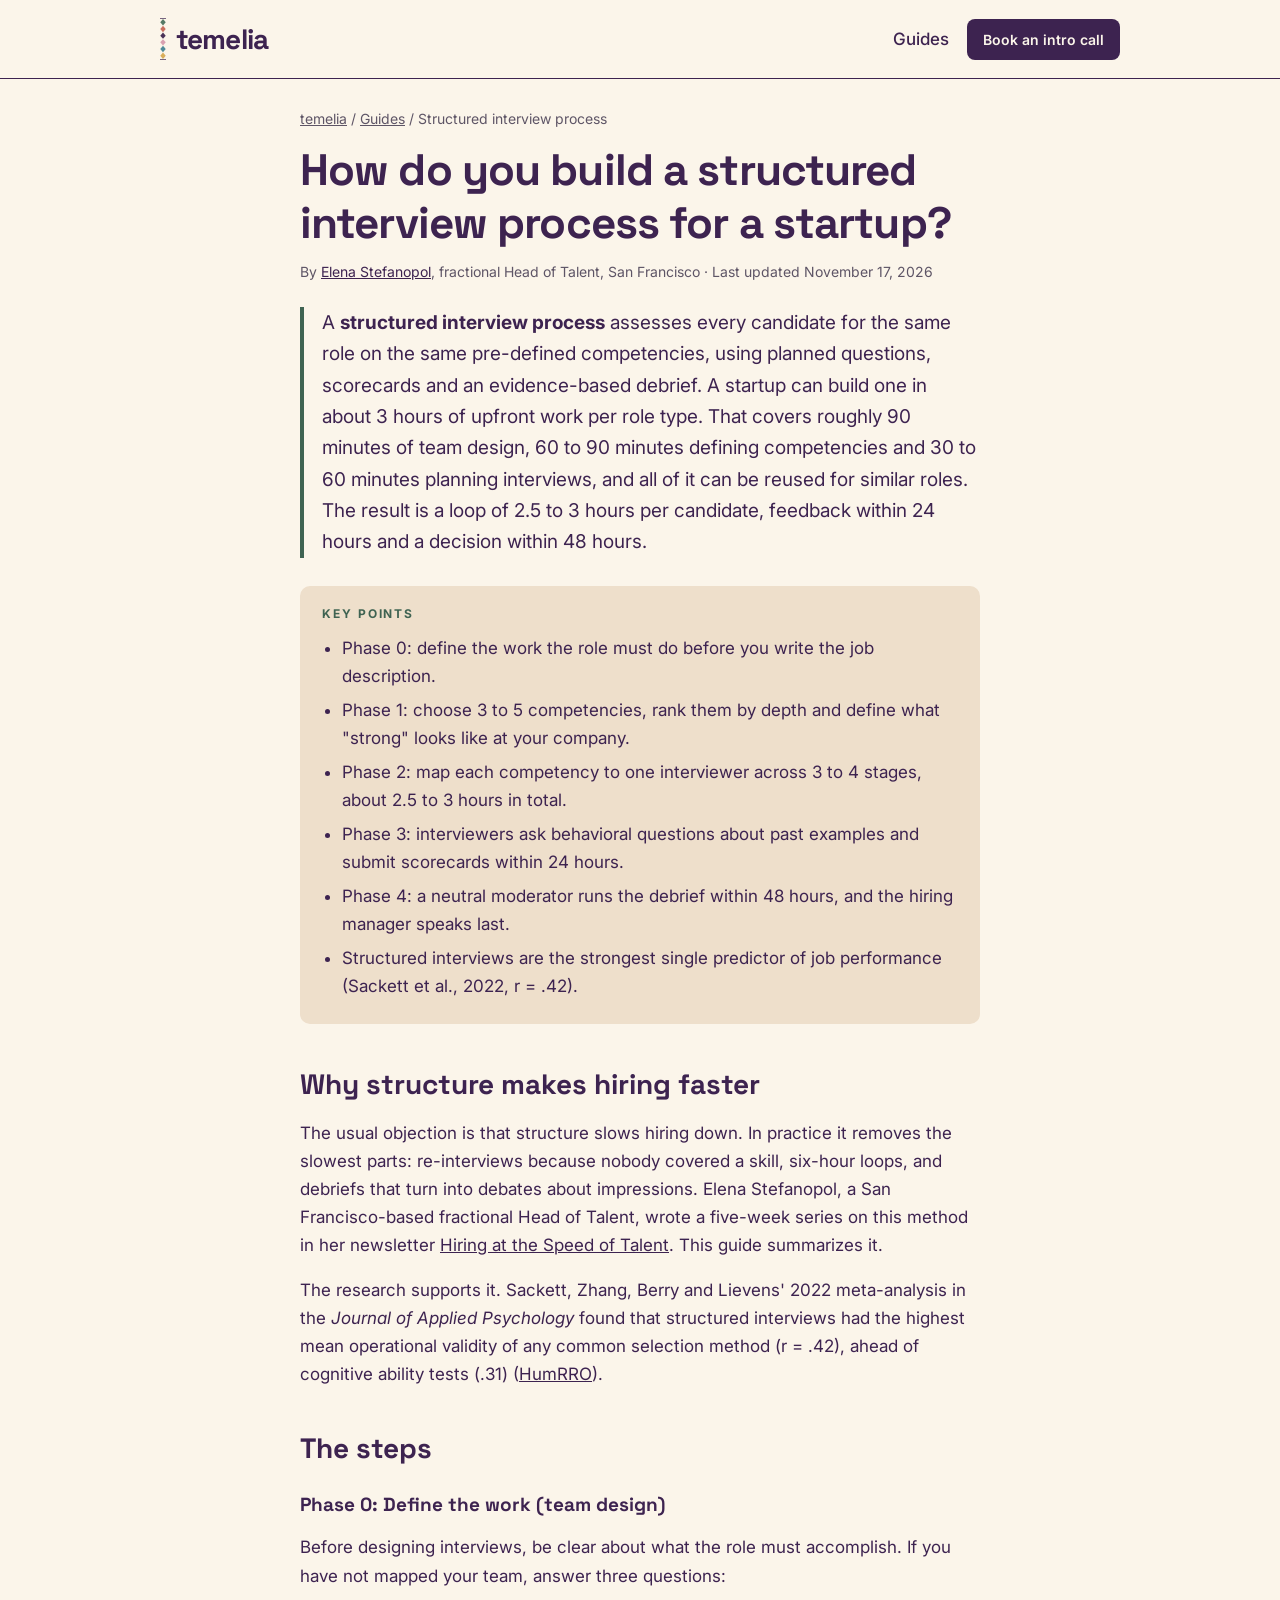
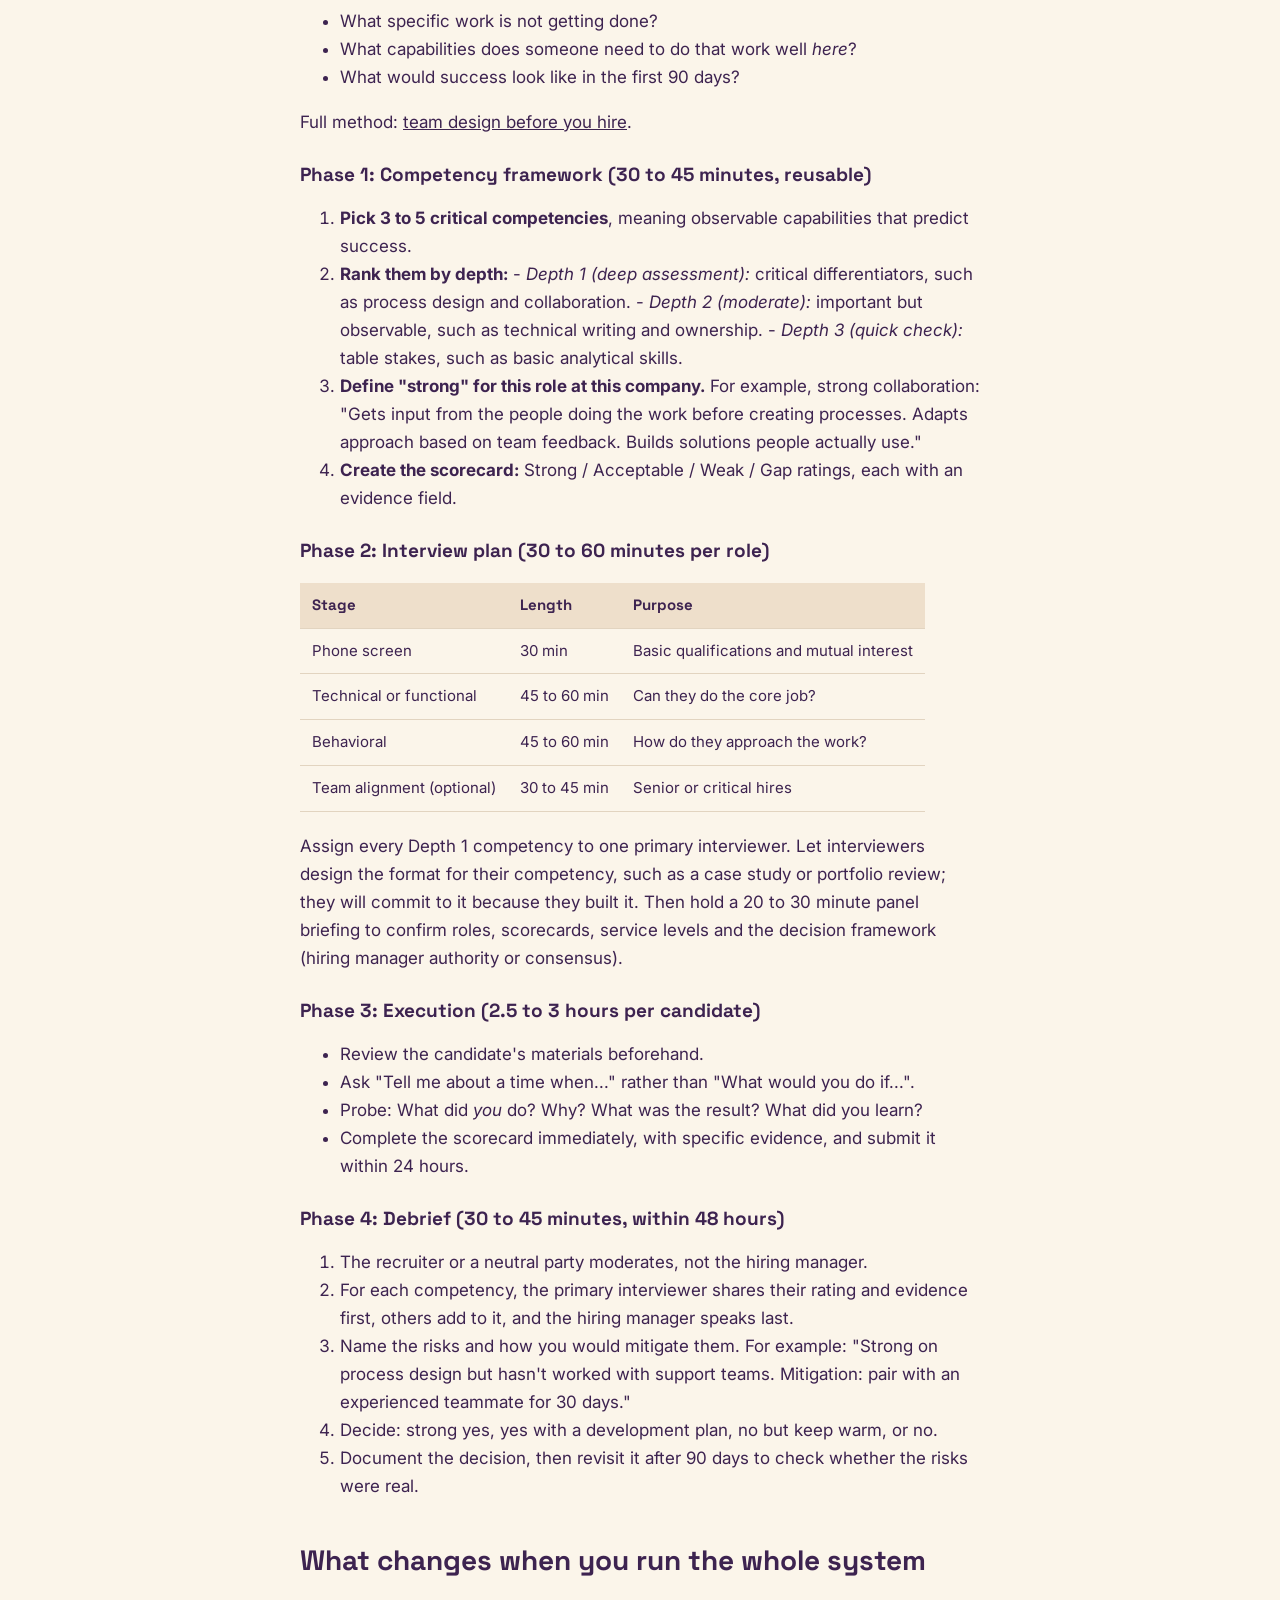
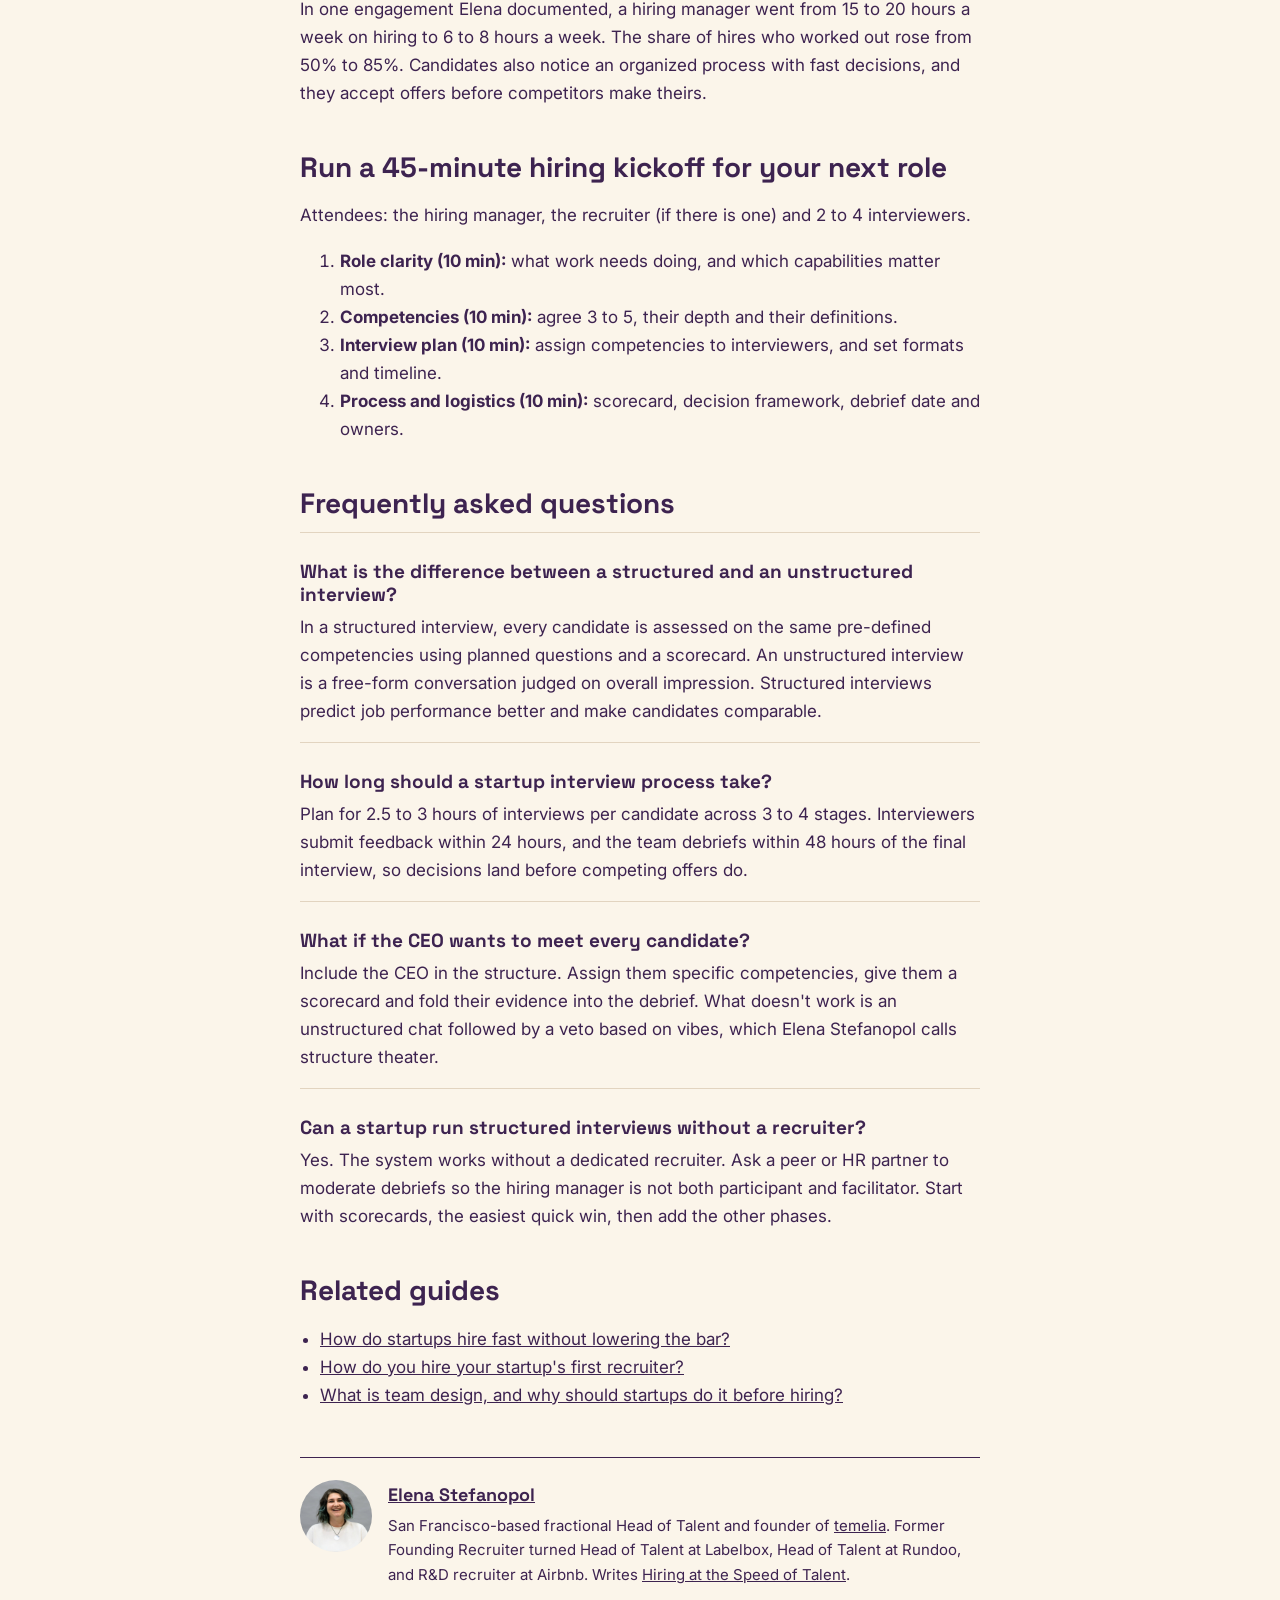
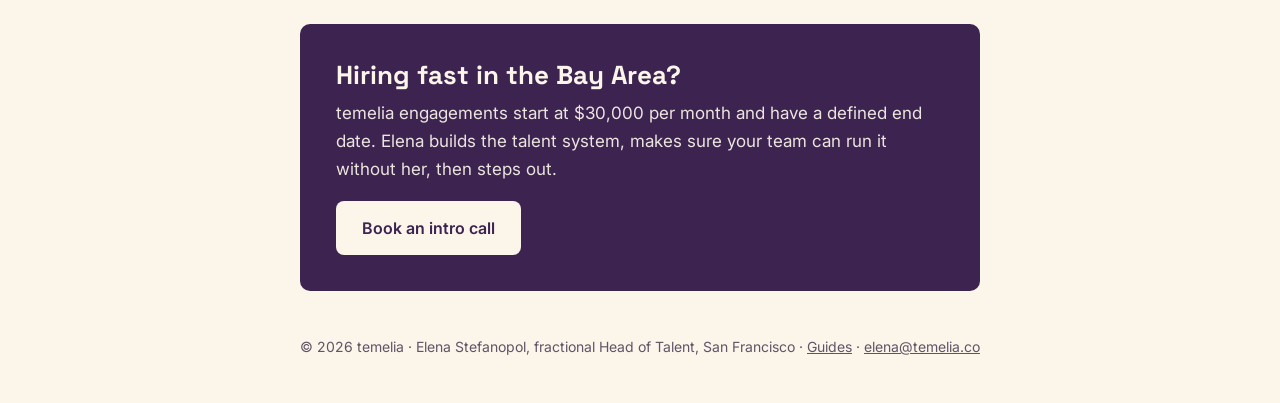
<file: guides/structured-interview-process/index.html>
<!doctype html>
<html lang="en">
<head>
  <meta charset="utf-8">
  <meta name="viewport" content="width=device-width, initial-scale=1">
  <title>How to Build a Structured Interview Process for a Startup | temelia</title>
  <meta name="description" content="A step-by-step structured interview process for startups: competencies, interview plan, scorecards and a 48-hour debrief. About 3 hours of setup, reusable for every similar role.">
  <meta name="author" content="Elena Stefanopol">
  <link rel="canonical" href="https://temelia.co/guides/structured-interview-process/">
  <link rel="alternate" type="text/markdown" href="/guides/structured-interview-process/index.md">
  <meta property="og:type" content="article">
  <meta property="og:site_name" content="temelia">
  <meta property="og:title" content="How to Build a Structured Interview Process for a Startup | temelia">
  <meta property="og:description" content="A step-by-step structured interview process for startups: competencies, interview plan, scorecards and a 48-hour debrief. About 3 hours of setup, reusable for every similar role.">
  <meta property="og:url" content="https://temelia.co/guides/structured-interview-process/">
  <meta property="og:image" content="https://temelia.co/assets/og-default.png">
  <meta property="og:image:width" content="1200">
  <meta property="og:image:height" content="630">
  <meta name="twitter:card" content="summary_large_image">
  <meta name="twitter:title" content="How to Build a Structured Interview Process for a Startup | temelia">
  <meta name="twitter:description" content="A step-by-step structured interview process for startups: competencies, interview plan, scorecards and a 48-hour debrief. About 3 hours of setup, reusable for every similar role.">
  <meta name="twitter:image" content="https://temelia.co/assets/og-default.png">
  <link rel="icon" type="image/png" sizes="32x32" href="/assets/favicon-32.png">
  <link rel="apple-touch-icon" href="/assets/apple-touch-icon.png">
  <link rel="preconnect" href="https://fonts.googleapis.com">
  <link rel="preconnect" href="https://fonts.gstatic.com" crossorigin>
  <link href="https://fonts.googleapis.com/css2?family=Inter:wght@400;500;600;700&family=Space+Grotesk:wght@500;700&display=swap" rel="stylesheet">
  <link rel="stylesheet" href="/guides/guides.css">
  <script type="application/ld+json">
{
  "@context": "https://schema.org",
  "@graph": [
    {
      "@type": "BreadcrumbList",
      "itemListElement": [
        {
          "@type": "ListItem",
          "position": 1,
          "name": "temelia",
          "item": "https://temelia.co/"
        },
        {
          "@type": "ListItem",
          "position": 2,
          "name": "Guides",
          "item": "https://temelia.co/guides/"
        },
        {
          "@type": "ListItem",
          "position": 3,
          "name": "Structured interview process",
          "item": "https://temelia.co/guides/structured-interview-process/"
        }
      ]
    },
    {
      "@type": "Article",
      "@id": "https://temelia.co/guides/structured-interview-process/#article",
      "headline": "How do you build a structured interview process for a startup?",
      "description": "A step-by-step structured interview process for startups: competencies, interview plan, scorecards and a 48-hour debrief. About 3 hours of setup, reusable for every similar role.",
      "url": "https://temelia.co/guides/structured-interview-process/",
      "mainEntityOfPage": "https://temelia.co/guides/structured-interview-process/",
      "datePublished": "2026-11-17",
      "dateModified": "2026-11-17",
      "inLanguage": "en-US",
      "author": {
        "@id": "https://temelia.co/#elena"
      },
      "publisher": {
        "@id": "https://temelia.co/#organization"
      },
      "isPartOf": {
        "@id": "https://temelia.co/#website"
      },
      "image": "https://temelia.co/assets/og-default.png",
      "about": [
        "Structured interviews",
        "Interview process design",
        "Scorecards",
        "Hiring debrief"
      ],
      "wordCount": 845
    },
    {
      "@type": "FAQPage",
      "@id": "https://temelia.co/guides/structured-interview-process/#faq",
      "mainEntity": [
        {
          "@type": "Question",
          "name": "What is the difference between a structured and an unstructured interview?",
          "acceptedAnswer": {
            "@type": "Answer",
            "text": "In a structured interview, every candidate is assessed on the same pre-defined competencies using planned questions and a scorecard. An unstructured interview is a free-form conversation judged on overall impression. Structured interviews predict job performance better and make candidates comparable."
          }
        },
        {
          "@type": "Question",
          "name": "How long should a startup interview process take?",
          "acceptedAnswer": {
            "@type": "Answer",
            "text": "Plan for 2.5 to 3 hours of interviews per candidate across 3 to 4 stages. Interviewers submit feedback within 24 hours, and the team debriefs within 48 hours of the final interview, so decisions land before competing offers do."
          }
        },
        {
          "@type": "Question",
          "name": "What if the CEO wants to meet every candidate?",
          "acceptedAnswer": {
            "@type": "Answer",
            "text": "Include the CEO in the structure. Assign them specific competencies, give them a scorecard and fold their evidence into the debrief. What doesn't work is an unstructured chat followed by a veto based on vibes, which Elena Stefanopol calls structure theater."
          }
        },
        {
          "@type": "Question",
          "name": "Can a startup run structured interviews without a recruiter?",
          "acceptedAnswer": {
            "@type": "Answer",
            "text": "Yes. The system works without a dedicated recruiter. Ask a peer or HR partner to moderate debriefs so the hiring manager is not both participant and facilitator. Start with scorecards, the easiest quick win, then add the other phases."
          }
        }
      ]
    },
    {
      "@type": "HowTo",
      "@id": "https://temelia.co/guides/structured-interview-process/#howto",
      "name": "Build a structured interview process for a startup role",
      "totalTime": "PT3H",
      "step": [
        {
          "@type": "HowToStep",
          "position": 1,
          "name": "Define the work (team design)",
          "text": "Answer three questions: what specific work is not getting done, what capabilities someone needs to do that work well here, and what success looks like in the first 90 days.",
          "url": "https://temelia.co/guides/structured-interview-process/#steps"
        },
        {
          "@type": "HowToStep",
          "position": 2,
          "name": "Choose and define 3 to 5 competencies",
          "text": "Pick 3 to 5 observable capabilities that predict success. Rank them by assessment depth (deep, moderate, quick check) and write what strong looks like at your company. Create a scorecard with Strong, Acceptable, Weak and Gap ratings plus evidence fields.",
          "url": "https://temelia.co/guides/structured-interview-process/#steps"
        },
        {
          "@type": "HowToStep",
          "position": 3,
          "name": "Design the interview plan",
          "text": "Use 3 to 4 stages: a 30-minute screen, a 45 to 60 minute functional interview, a 45 to 60 minute behavioral interview and an optional team interview. Give each deep competency one primary interviewer.",
          "url": "https://temelia.co/guides/structured-interview-process/#steps"
        },
        {
          "@type": "HowToStep",
          "position": 4,
          "name": "Brief the panel",
          "text": "Hold a 20 to 30 minute kickoff. Share the competencies, each interviewer's role and the scorecards. Confirm feedback within 24 hours and a debrief within 48 hours, and agree the decision framework.",
          "url": "https://temelia.co/guides/structured-interview-process/#steps"
        },
        {
          "@type": "HowToStep",
          "position": 5,
          "name": "Run evidence-based interviews",
          "text": "Ask behavioral questions grounded in past examples. Probe for what the candidate personally did, why, and what the result was. Complete the scorecard immediately after the interview.",
          "url": "https://temelia.co/guides/structured-interview-process/#steps"
        },
        {
          "@type": "HowToStep",
          "position": 6,
          "name": "Debrief and decide within 48 hours",
          "text": "A recruiter or neutral party moderates. Review each competency, with the primary interviewer going first and the hiring manager last. Name the risks and mitigations, decide, and document why.",
          "url": "https://temelia.co/guides/structured-interview-process/#steps"
        }
      ]
    },
    {
      "@type": [
        "Organization",
        "ProfessionalService"
      ],
      "@id": "https://temelia.co/#organization",
      "name": "temelia",
      "url": "https://temelia.co/",
      "logo": "https://temelia.co/assets/apple-touch-icon.png",
      "image": "https://temelia.co/assets/og-default.png",
      "description": "Fractional Head of Talent practice for early-stage startups in the San Francisco Bay Area, founded by Elena Stefanopol.",
      "email": "elena@temelia.co",
      "founder": {
        "@id": "https://temelia.co/#elena"
      },
      "address": {
        "@type": "PostalAddress",
        "addressLocality": "San Francisco",
        "addressRegion": "CA",
        "addressCountry": "US"
      },
      "areaServed": {
        "@type": "Place",
        "name": "San Francisco Bay Area"
      },
      "priceRange": "From $30,000 per month",
      "sameAs": [
        "https://www.linkedin.com/in/elenastefanopol/",
        "https://speedoftalent.substack.com/"
      ]
    },
    {
      "@type": "WebSite",
      "@id": "https://temelia.co/#website",
      "url": "https://temelia.co/",
      "name": "temelia",
      "publisher": {
        "@id": "https://temelia.co/#organization"
      },
      "inLanguage": "en-US"
    },
    {
      "@type": "Person",
      "@id": "https://temelia.co/#elena",
      "name": "Elena Stefanopol",
      "jobTitle": "Fractional Head of Talent",
      "description": "San Francisco-based fractional Head of Talent who builds hiring systems for early-stage startups. Founder of temelia.",
      "url": "https://temelia.co/guides/elena-stefanopol/",
      "image": "https://temelia.co/assets/elena.jpeg",
      "email": "mailto:elena@temelia.co",
      "worksFor": {
        "@id": "https://temelia.co/#organization"
      },
      "homeLocation": {
        "@type": "Place",
        "name": "San Francisco, California"
      },
      "knowsAbout": [
        "Startup hiring",
        "Talent acquisition",
        "Structured interviews",
        "Interview process design",
        "Team design",
        "Hiring a founding recruiter",
        "Headcount planning",
        "Compensation philosophy",
        "Recruiting operations"
      ],
      "alumniOf": [
        {
          "@type": "Organization",
          "name": "Labelbox"
        },
        {
          "@type": "Organization",
          "name": "Rundoo"
        },
        {
          "@type": "Organization",
          "name": "Airbnb"
        },
        {
          "@type": "Organization",
          "name": "Digital Genius"
        }
      ],
      "sameAs": [
        "https://www.linkedin.com/in/elenastefanopol/",
        "https://speedoftalent.substack.com/",
        "https://substack.com/@speedoftalent",
        "https://medium.com/@helenofpanda"
      ]
    }
  ]
}
</script>
</head>
<body>
  <header class="site">
    <div class="wrap">
      <a class="brand" href="/" aria-label="temelia home"><svg viewBox="0 0 88 616" aria-hidden="true"><rect x="0" y="0" width="88" height="10" fill="#3D2350"/><path d="M44 16 L84 63 L44 110 L4 63 Z" fill="#557A66"/><path d="M44 114 L84 161 L44 208 L4 161 Z" fill="#C96F5E"/><path d="M44 212 L84 259 L44 306 L4 259 Z" fill="#4A3358"/><path d="M44 310 L84 357 L44 404 L4 357 Z" fill="#D9A0B0"/><path d="M44 408 L84 455 L44 502 L4 455 Z" fill="#4F8A99"/><path d="M44 506 L84 553 L44 600 L4 553 Z" fill="#D9AE5B"/><rect x="0" y="606" width="88" height="10" fill="#3D2350"/></svg><span class="wordmark">temelia</span></a>
      <nav aria-label="Primary"><a href="/guides/">Guides</a><a class="btn small" href="https://calendar.proton.me/bookings#3gFM4cFk7d0RPZbrBnx_1GV9eL0Fg8fDfBWRReKhZmw=" target="_blank" rel="noopener">Book an intro call</a></nav>
    </div>
  </header>
  <main class="wrap">
    <nav class="crumbs" aria-label="Breadcrumb"><a href="/">temelia</a> <span aria-hidden="true">/</span> <a href="/guides/">Guides</a> <span aria-hidden="true">/</span> <span>Structured interview process</span></nav>
    <article>
      <h1>How do you build a structured interview process for a startup?</h1>
      <p class="byline">By <a href="/guides/elena-stefanopol/">Elena Stefanopol</a>, fractional Head of Talent, San Francisco · Last updated <time datetime="2026-11-17">November 17, 2026</time></p>
      <div class="answer"><p>A <strong>structured interview process</strong> assesses every candidate for the same role on the same pre-defined competencies, using planned questions, scorecards and an evidence-based debrief. A startup can build one in about 3 hours of upfront work per role type. That covers roughly 90 minutes of team design, 60 to 90 minutes defining competencies and 30 to 60 minutes planning interviews, and all of it can be reused for similar roles. The result is a loop of 2.5 to 3 hours per candidate, feedback within 24 hours and a decision within 48 hours.</p></div>
      <div class='tldr'><p class='eyebrow'>Key points</p><ul><li>Phase 0: define the work the role must do before you write the job description.</li><li>Phase 1: choose 3 to 5 competencies, rank them by depth and define what "strong" looks like at your company.</li><li>Phase 2: map each competency to one interviewer across 3 to 4 stages, about 2.5 to 3 hours in total.</li><li>Phase 3: interviewers ask behavioral questions about past examples and submit scorecards within 24 hours.</li><li>Phase 4: a neutral moderator runs the debrief within 48 hours, and the hiring manager speaks last.</li><li>Structured interviews are the strongest single predictor of job performance (Sackett et al., 2022, r = .42).</li></ul></div>
      <div class="body">
<h2>Why structure makes hiring faster</h2>
<p>The usual objection is that structure slows hiring down. In practice it removes the slowest parts: re-interviews because nobody covered a skill, six-hour loops, and debriefs that turn into debates about impressions. Elena Stefanopol, a San Francisco-based fractional Head of Talent, wrote a five-week series on this method in her newsletter <a href="https://speedoftalent.substack.com/p/process-design-series-week-5-the">Hiring at the Speed of Talent</a>. This guide summarizes it.</p>
<p>The research supports it. Sackett, Zhang, Berry and Lievens' 2022 meta-analysis in the <em>Journal of Applied Psychology</em> found that structured interviews had the highest mean operational validity of any common selection method (r = .42), ahead of cognitive ability tests (.31) (<a href="https://www.humrro.org/blog/is-cognitive-ability-the-best-predictor-of-job-performance-new-research-says-its-time-to-think-again/">HumRRO</a>).</p>
<h2 id="steps">The steps</h2>
<h3>Phase 0: Define the work (team design)</h3>
<p>Before designing interviews, be clear about what the role must accomplish. If you have not mapped your team, answer three questions:</p>
<ul>
<li>What specific work is not getting done?</li>
<li>What capabilities does someone need to do that work well <em>here</em>?</li>
<li>What would success look like in the first 90 days?</li>
</ul>
<p>Full method: <a href="/guides/team-design-before-you-hire/">team design before you hire</a>.</p>
<h3>Phase 1: Competency framework (30 to 45 minutes, reusable)</h3>
<ol>
<li><strong>Pick 3 to 5 critical competencies</strong>, meaning observable capabilities that predict success.</li>
<li><strong>Rank them by depth:</strong>
   - <em>Depth 1 (deep assessment):</em> critical differentiators, such as process design and collaboration.
   - <em>Depth 2 (moderate):</em> important but observable, such as technical writing and ownership.
   - <em>Depth 3 (quick check):</em> table stakes, such as basic analytical skills.</li>
<li><strong>Define "strong" for this role at this company.</strong> For example, strong collaboration: "Gets input from the people doing the work before creating processes. Adapts approach based on team feedback. Builds solutions people actually use."</li>
<li><strong>Create the scorecard:</strong> Strong / Acceptable / Weak / Gap ratings, each with an evidence field.</li>
</ol>
<h3>Phase 2: Interview plan (30 to 60 minutes per role)</h3>
<table>
<thead>
<tr>
<th>Stage</th>
<th>Length</th>
<th>Purpose</th>
</tr>
</thead>
<tbody>
<tr>
<td>Phone screen</td>
<td>30 min</td>
<td>Basic qualifications and mutual interest</td>
</tr>
<tr>
<td>Technical or functional</td>
<td>45 to 60 min</td>
<td>Can they do the core job?</td>
</tr>
<tr>
<td>Behavioral</td>
<td>45 to 60 min</td>
<td>How do they approach the work?</td>
</tr>
<tr>
<td>Team alignment (optional)</td>
<td>30 to 45 min</td>
<td>Senior or critical hires</td>
</tr>
</tbody>
</table>
<p>Assign every Depth 1 competency to one primary interviewer. Let interviewers design the format for their competency, such as a case study or portfolio review; they will commit to it because they built it. Then hold a 20 to 30 minute panel briefing to confirm roles, scorecards, service levels and the decision framework (hiring manager authority or consensus).</p>
<h3>Phase 3: Execution (2.5 to 3 hours per candidate)</h3>
<ul>
<li>Review the candidate's materials beforehand.</li>
<li>Ask "Tell me about a time when..." rather than "What would you do if...".</li>
<li>Probe: What did <em>you</em> do? Why? What was the result? What did you learn?</li>
<li>Complete the scorecard immediately, with specific evidence, and submit it within 24 hours.</li>
</ul>
<h3>Phase 4: Debrief (30 to 45 minutes, within 48 hours)</h3>
<ol>
<li>The recruiter or a neutral party moderates, not the hiring manager.</li>
<li>For each competency, the primary interviewer shares their rating and evidence first, others add to it, and the hiring manager speaks last.</li>
<li>Name the risks and how you would mitigate them. For example: "Strong on process design but hasn't worked with support teams. Mitigation: pair with an experienced teammate for 30 days."</li>
<li>Decide: strong yes, yes with a development plan, no but keep warm, or no.</li>
<li>Document the decision, then revisit it after 90 days to check whether the risks were real.</li>
</ol>
<h2>What changes when you run the whole system</h2>
<p>In one engagement Elena documented, a hiring manager went from 15 to 20 hours a week on hiring to 6 to 8 hours a week. The share of hires who worked out rose from 50% to 85%. Candidates also notice an organized process with fast decisions, and they accept offers before competitors make theirs.</p>
<h2>Run a 45-minute hiring kickoff for your next role</h2>
<p>Attendees: the hiring manager, the recruiter (if there is one) and 2 to 4 interviewers.</p>
<ol>
<li><strong>Role clarity (10 min):</strong> what work needs doing, and which capabilities matter most.</li>
<li><strong>Competencies (10 min):</strong> agree 3 to 5, their depth and their definitions.</li>
<li><strong>Interview plan (10 min):</strong> assign competencies to interviewers, and set formats and timeline.</li>
<li><strong>Process and logistics (10 min):</strong> scorecard, decision framework, debrief date and owners.</li>
</ol>
      </div>
      <section class="faq"><h2>Frequently asked questions</h2><div class="qa"><h3>What is the difference between a structured and an unstructured interview?</h3><p>In a structured interview, every candidate is assessed on the same pre-defined competencies using planned questions and a scorecard. An unstructured interview is a free-form conversation judged on overall impression. Structured interviews predict job performance better and make candidates comparable.</p></div><div class="qa"><h3>How long should a startup interview process take?</h3><p>Plan for 2.5 to 3 hours of interviews per candidate across 3 to 4 stages. Interviewers submit feedback within 24 hours, and the team debriefs within 48 hours of the final interview, so decisions land before competing offers do.</p></div><div class="qa"><h3>What if the CEO wants to meet every candidate?</h3><p>Include the CEO in the structure. Assign them specific competencies, give them a scorecard and fold their evidence into the debrief. What doesn't work is an unstructured chat followed by a veto based on vibes, which Elena Stefanopol calls structure theater.</p></div><div class="qa"><h3>Can a startup run structured interviews without a recruiter?</h3><p>Yes. The system works without a dedicated recruiter. Ask a peer or HR partner to moderate debriefs so the hiring manager is not both participant and facilitator. Start with scorecards, the easiest quick win, then add the other phases.</p></div></section>
      <section class="related"><h2>Related guides</h2><ul><li><a href="/guides/how-to-hire-fast-without-lowering-the-bar/">How do startups hire fast without lowering the bar?</a></li><li><a href="/guides/hiring-your-first-recruiter/">How do you hire your startup&#x27;s first recruiter?</a></li><li><a href="/guides/team-design-before-you-hire/">What is team design, and why should startups do it before hiring?</a></li></ul></section>
    </article>
    
    <aside class="author" aria-label="About the author">
      <img src="/assets/elena.jpeg" alt="Elena Stefanopol" width="72" height="72">
      <div>
        <p class="name"><a href="/guides/elena-stefanopol/">Elena Stefanopol</a></p>
        <p>San Francisco-based fractional Head of Talent and founder of <a href="/">temelia</a>. Former Founding Recruiter turned Head of Talent at Labelbox, Head of Talent at Rundoo, and R&amp;D recruiter at Airbnb. Writes <a href="https://speedoftalent.substack.com/">Hiring at the Speed of Talent</a>.</p>
      </div>
    </aside>
    <section class="cta">
      <h2>Hiring fast in the Bay Area?</h2>
      <p>temelia engagements start at $30,000 per month and have a defined end date. Elena builds the talent system, makes sure your team can run it without her, then steps out.</p>
      <a class="btn" href="https://calendar.proton.me/bookings#3gFM4cFk7d0RPZbrBnx_1GV9eL0Fg8fDfBWRReKhZmw=" target="_blank" rel="noopener">Book an intro call</a>
    </section>
  </main>
  <footer>
    <div class="wrap">© 2026 temelia · Elena Stefanopol, fractional Head of Talent, San Francisco · <a href="/guides/">Guides</a> · <a href="mailto:elena@temelia.co">elena@temelia.co</a></div>
  </footer>
</body>
</html>
</file>
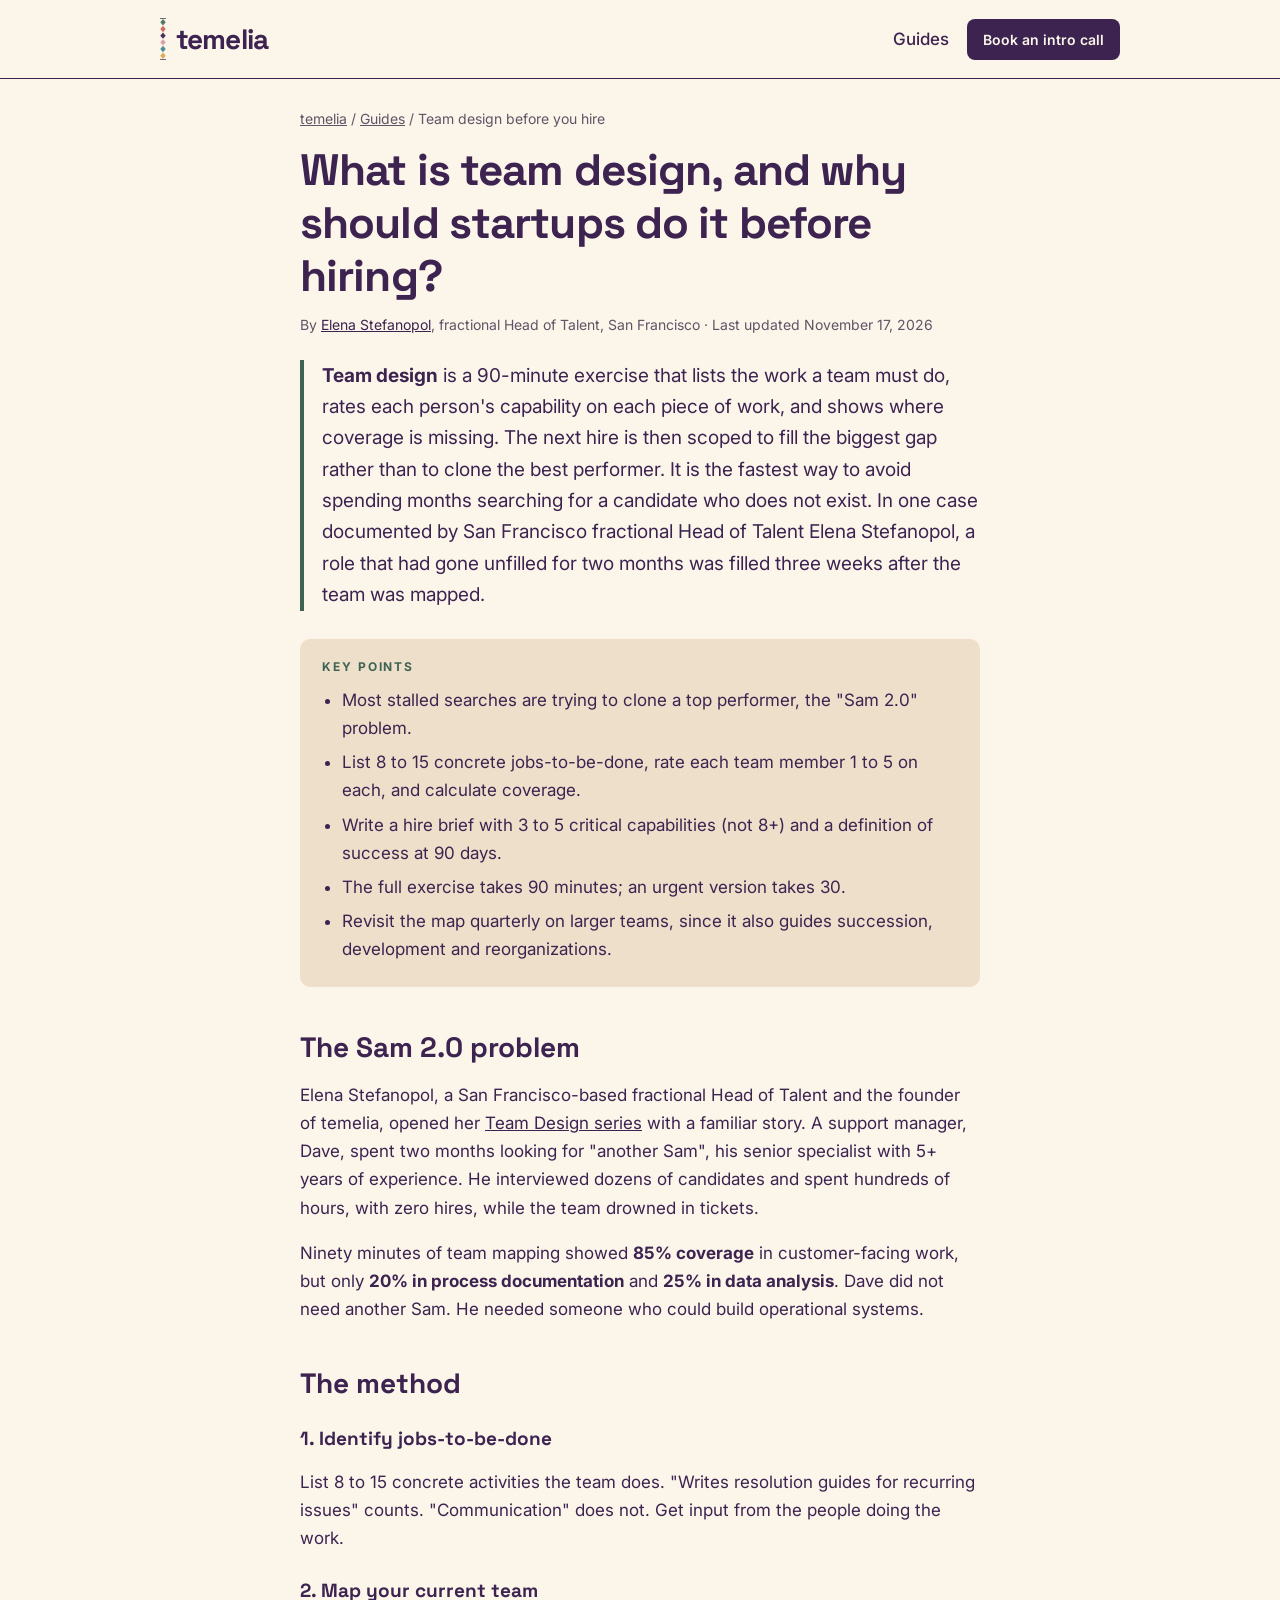
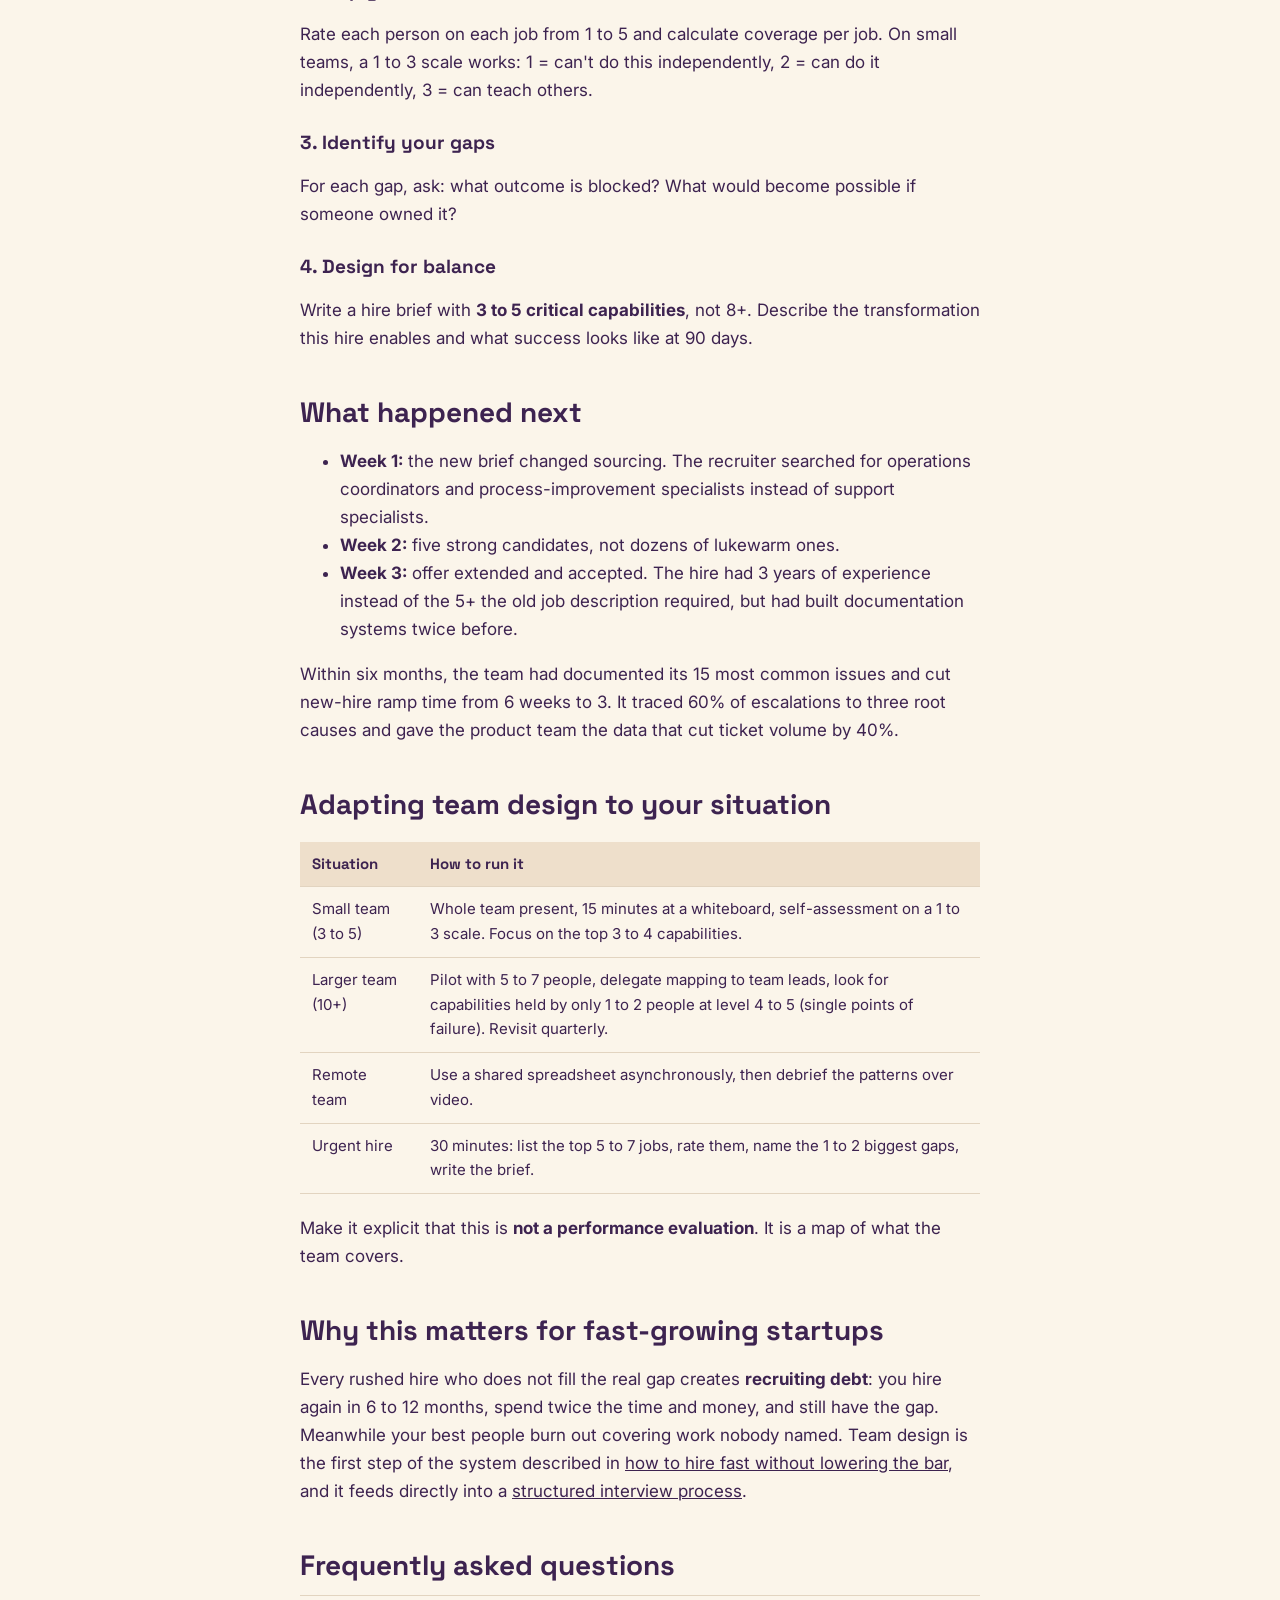
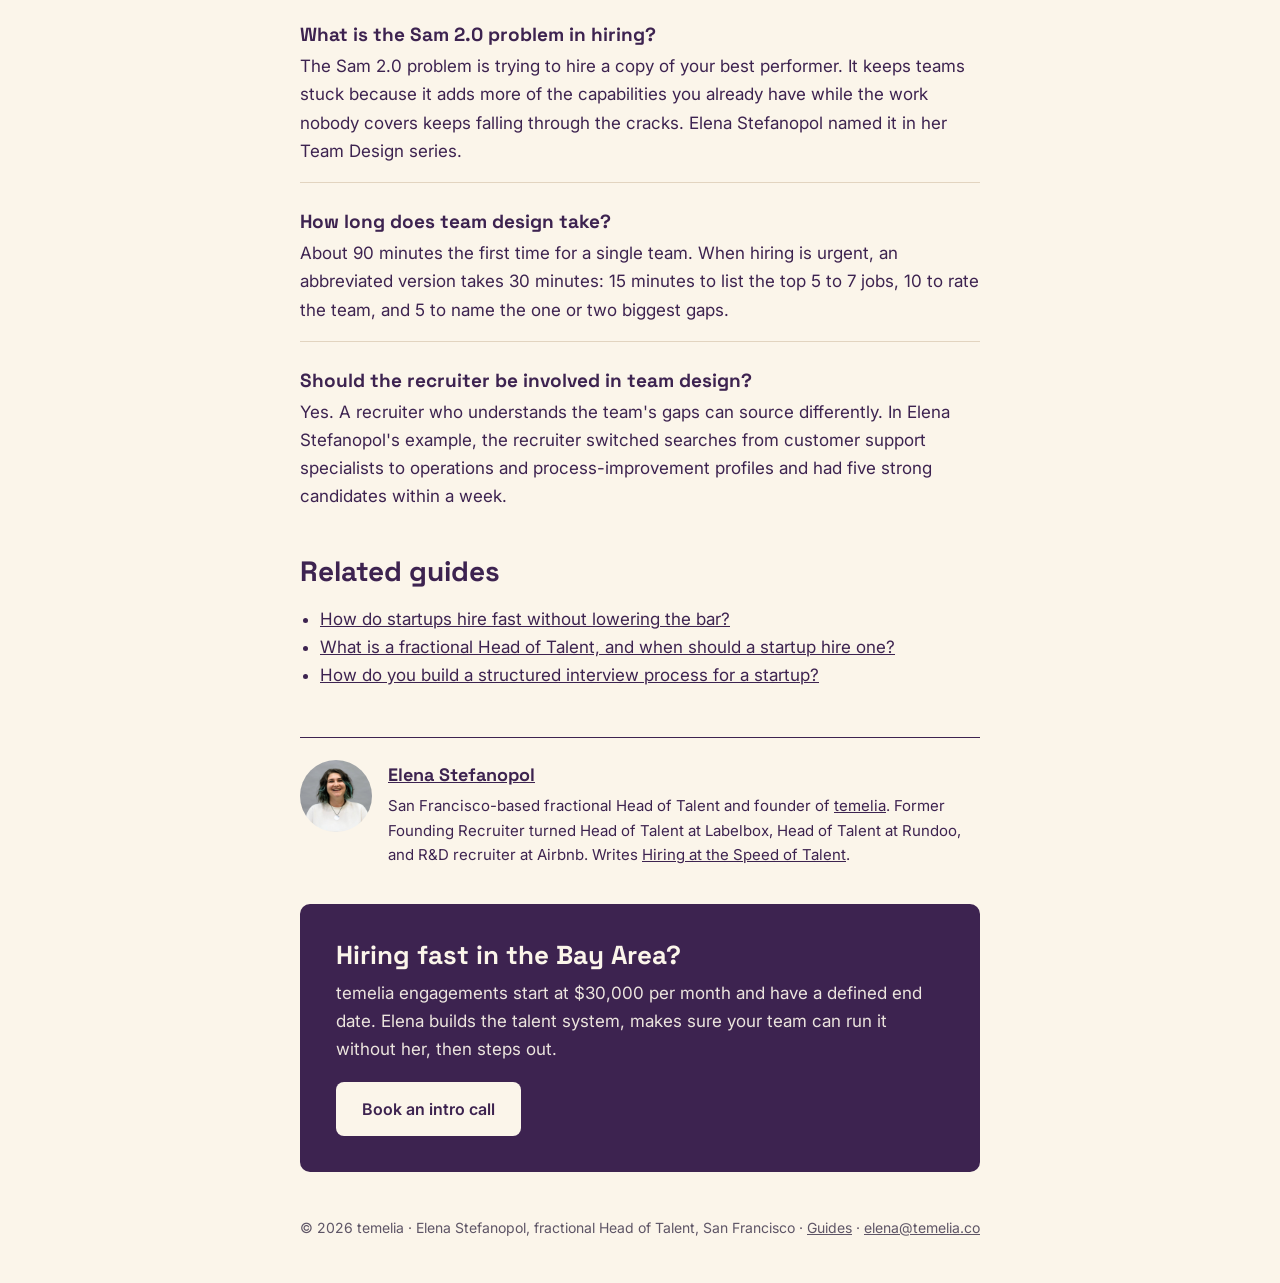
<file: guides/team-design-before-you-hire/index.html>
<!doctype html>
<html lang="en">
<head>
  <meta charset="utf-8">
  <meta name="viewport" content="width=device-width, initial-scale=1">
  <title>Team Design: What to Do Before You Open Your Next Startup Role | temelia</title>
  <meta name="description" content="Team design maps the work your team must do against current capabilities, so your next hire fills the real gap instead of cloning your best performer. A 90-minute method with a 30-minute urgent version.">
  <meta name="author" content="Elena Stefanopol">
  <link rel="canonical" href="https://temelia.co/guides/team-design-before-you-hire/">
  <link rel="alternate" type="text/markdown" href="/guides/team-design-before-you-hire/index.md">
  <meta property="og:type" content="article">
  <meta property="og:site_name" content="temelia">
  <meta property="og:title" content="Team Design: What to Do Before You Open Your Next Startup Role | temelia">
  <meta property="og:description" content="Team design maps the work your team must do against current capabilities, so your next hire fills the real gap instead of cloning your best performer. A 90-minute method with a 30-minute urgent version.">
  <meta property="og:url" content="https://temelia.co/guides/team-design-before-you-hire/">
  <meta property="og:image" content="https://temelia.co/assets/og-default.png">
  <meta property="og:image:width" content="1200">
  <meta property="og:image:height" content="630">
  <meta name="twitter:card" content="summary_large_image">
  <meta name="twitter:title" content="Team Design: What to Do Before You Open Your Next Startup Role | temelia">
  <meta name="twitter:description" content="Team design maps the work your team must do against current capabilities, so your next hire fills the real gap instead of cloning your best performer. A 90-minute method with a 30-minute urgent version.">
  <meta name="twitter:image" content="https://temelia.co/assets/og-default.png">
  <link rel="icon" type="image/png" sizes="32x32" href="/assets/favicon-32.png">
  <link rel="apple-touch-icon" href="/assets/apple-touch-icon.png">
  <link rel="preconnect" href="https://fonts.googleapis.com">
  <link rel="preconnect" href="https://fonts.gstatic.com" crossorigin>
  <link href="https://fonts.googleapis.com/css2?family=Inter:wght@400;500;600;700&family=Space+Grotesk:wght@500;700&display=swap" rel="stylesheet">
  <link rel="stylesheet" href="/guides/guides.css">
  <script type="application/ld+json">
{
  "@context": "https://schema.org",
  "@graph": [
    {
      "@type": "BreadcrumbList",
      "itemListElement": [
        {
          "@type": "ListItem",
          "position": 1,
          "name": "temelia",
          "item": "https://temelia.co/"
        },
        {
          "@type": "ListItem",
          "position": 2,
          "name": "Guides",
          "item": "https://temelia.co/guides/"
        },
        {
          "@type": "ListItem",
          "position": 3,
          "name": "Team design before you hire",
          "item": "https://temelia.co/guides/team-design-before-you-hire/"
        }
      ]
    },
    {
      "@type": "Article",
      "@id": "https://temelia.co/guides/team-design-before-you-hire/#article",
      "headline": "What is team design, and why should startups do it before hiring?",
      "description": "Team design maps the work your team must do against current capabilities, so your next hire fills the real gap instead of cloning your best performer. A 90-minute method with a 30-minute urgent version.",
      "url": "https://temelia.co/guides/team-design-before-you-hire/",
      "mainEntityOfPage": "https://temelia.co/guides/team-design-before-you-hire/",
      "datePublished": "2026-11-17",
      "dateModified": "2026-11-17",
      "inLanguage": "en-US",
      "author": {
        "@id": "https://temelia.co/#elena"
      },
      "publisher": {
        "@id": "https://temelia.co/#organization"
      },
      "isPartOf": {
        "@id": "https://temelia.co/#website"
      },
      "image": "https://temelia.co/assets/og-default.png",
      "about": [
        "Team design",
        "Role scoping",
        "Hire brief",
        "Headcount planning"
      ],
      "wordCount": 669
    },
    {
      "@type": "FAQPage",
      "@id": "https://temelia.co/guides/team-design-before-you-hire/#faq",
      "mainEntity": [
        {
          "@type": "Question",
          "name": "What is the Sam 2.0 problem in hiring?",
          "acceptedAnswer": {
            "@type": "Answer",
            "text": "The Sam 2.0 problem is trying to hire a copy of your best performer. It keeps teams stuck because it adds more of the capabilities you already have while the work nobody covers keeps falling through the cracks. Elena Stefanopol named it in her Team Design series."
          }
        },
        {
          "@type": "Question",
          "name": "How long does team design take?",
          "acceptedAnswer": {
            "@type": "Answer",
            "text": "About 90 minutes the first time for a single team. When hiring is urgent, an abbreviated version takes 30 minutes: 15 minutes to list the top 5 to 7 jobs, 10 to rate the team, and 5 to name the one or two biggest gaps."
          }
        },
        {
          "@type": "Question",
          "name": "Should the recruiter be involved in team design?",
          "acceptedAnswer": {
            "@type": "Answer",
            "text": "Yes. A recruiter who understands the team's gaps can source differently. In Elena Stefanopol's example, the recruiter switched searches from customer support specialists to operations and process-improvement profiles and had five strong candidates within a week."
          }
        }
      ]
    },
    {
      "@type": "HowTo",
      "@id": "https://temelia.co/guides/team-design-before-you-hire/#howto",
      "name": "Run a team design exercise before opening a role",
      "totalTime": "PT90M",
      "step": [
        {
          "@type": "HowToStep",
          "position": 1,
          "name": "Identify jobs-to-be-done",
          "text": "List the 8 to 15 concrete activities your team actually does, with input from the people doing the work. Focus on activities, not generic skills.",
          "url": "https://temelia.co/guides/team-design-before-you-hire/#method"
        },
        {
          "@type": "HowToStep",
          "position": 2,
          "name": "Map your current team",
          "text": "Rate each person on each job on a 1 to 5 scale, calculate coverage for each job, and note where you have healthy redundancy versus gaps.",
          "url": "https://temelia.co/guides/team-design-before-you-hire/#method"
        },
        {
          "@type": "HowToStep",
          "position": 3,
          "name": "Identify your gaps",
          "text": "For each gap, ask what outcome is blocked, what would become possible if someone owned it, and how it would change what the rest of the team can do.",
          "url": "https://temelia.co/guides/team-design-before-you-hire/#method"
        },
        {
          "@type": "HowToStep",
          "position": 4,
          "name": "Design for balance",
          "text": "Write a hire brief with 3 to 5 critical capabilities, the transformation this hire enables, and what success looks like in the first 90 days.",
          "url": "https://temelia.co/guides/team-design-before-you-hire/#method"
        }
      ]
    },
    {
      "@type": [
        "Organization",
        "ProfessionalService"
      ],
      "@id": "https://temelia.co/#organization",
      "name": "temelia",
      "url": "https://temelia.co/",
      "logo": "https://temelia.co/assets/apple-touch-icon.png",
      "image": "https://temelia.co/assets/og-default.png",
      "description": "Fractional Head of Talent practice for early-stage startups in the San Francisco Bay Area, founded by Elena Stefanopol.",
      "email": "elena@temelia.co",
      "founder": {
        "@id": "https://temelia.co/#elena"
      },
      "address": {
        "@type": "PostalAddress",
        "addressLocality": "San Francisco",
        "addressRegion": "CA",
        "addressCountry": "US"
      },
      "areaServed": {
        "@type": "Place",
        "name": "San Francisco Bay Area"
      },
      "priceRange": "From $30,000 per month",
      "sameAs": [
        "https://www.linkedin.com/in/elenastefanopol/",
        "https://speedoftalent.substack.com/"
      ]
    },
    {
      "@type": "WebSite",
      "@id": "https://temelia.co/#website",
      "url": "https://temelia.co/",
      "name": "temelia",
      "publisher": {
        "@id": "https://temelia.co/#organization"
      },
      "inLanguage": "en-US"
    },
    {
      "@type": "Person",
      "@id": "https://temelia.co/#elena",
      "name": "Elena Stefanopol",
      "jobTitle": "Fractional Head of Talent",
      "description": "San Francisco-based fractional Head of Talent who builds hiring systems for early-stage startups. Founder of temelia.",
      "url": "https://temelia.co/guides/elena-stefanopol/",
      "image": "https://temelia.co/assets/elena.jpeg",
      "email": "mailto:elena@temelia.co",
      "worksFor": {
        "@id": "https://temelia.co/#organization"
      },
      "homeLocation": {
        "@type": "Place",
        "name": "San Francisco, California"
      },
      "knowsAbout": [
        "Startup hiring",
        "Talent acquisition",
        "Structured interviews",
        "Interview process design",
        "Team design",
        "Hiring a founding recruiter",
        "Headcount planning",
        "Compensation philosophy",
        "Recruiting operations"
      ],
      "alumniOf": [
        {
          "@type": "Organization",
          "name": "Labelbox"
        },
        {
          "@type": "Organization",
          "name": "Rundoo"
        },
        {
          "@type": "Organization",
          "name": "Airbnb"
        },
        {
          "@type": "Organization",
          "name": "Digital Genius"
        }
      ],
      "sameAs": [
        "https://www.linkedin.com/in/elenastefanopol/",
        "https://speedoftalent.substack.com/",
        "https://substack.com/@speedoftalent",
        "https://medium.com/@helenofpanda"
      ]
    }
  ]
}
</script>
</head>
<body>
  <header class="site">
    <div class="wrap">
      <a class="brand" href="/" aria-label="temelia home"><svg viewBox="0 0 88 616" aria-hidden="true"><rect x="0" y="0" width="88" height="10" fill="#3D2350"/><path d="M44 16 L84 63 L44 110 L4 63 Z" fill="#557A66"/><path d="M44 114 L84 161 L44 208 L4 161 Z" fill="#C96F5E"/><path d="M44 212 L84 259 L44 306 L4 259 Z" fill="#4A3358"/><path d="M44 310 L84 357 L44 404 L4 357 Z" fill="#D9A0B0"/><path d="M44 408 L84 455 L44 502 L4 455 Z" fill="#4F8A99"/><path d="M44 506 L84 553 L44 600 L4 553 Z" fill="#D9AE5B"/><rect x="0" y="606" width="88" height="10" fill="#3D2350"/></svg><span class="wordmark">temelia</span></a>
      <nav aria-label="Primary"><a href="/guides/">Guides</a><a class="btn small" href="https://calendar.proton.me/bookings#3gFM4cFk7d0RPZbrBnx_1GV9eL0Fg8fDfBWRReKhZmw=" target="_blank" rel="noopener">Book an intro call</a></nav>
    </div>
  </header>
  <main class="wrap">
    <nav class="crumbs" aria-label="Breadcrumb"><a href="/">temelia</a> <span aria-hidden="true">/</span> <a href="/guides/">Guides</a> <span aria-hidden="true">/</span> <span>Team design before you hire</span></nav>
    <article>
      <h1>What is team design, and why should startups do it before hiring?</h1>
      <p class="byline">By <a href="/guides/elena-stefanopol/">Elena Stefanopol</a>, fractional Head of Talent, San Francisco · Last updated <time datetime="2026-11-17">November 17, 2026</time></p>
      <div class="answer"><p><strong>Team design</strong> is a 90-minute exercise that lists the work a team must do, rates each person's capability on each piece of work, and shows where coverage is missing. The next hire is then scoped to fill the biggest gap rather than to clone the best performer. It is the fastest way to avoid spending months searching for a candidate who does not exist. In one case documented by San Francisco fractional Head of Talent Elena Stefanopol, a role that had gone unfilled for two months was filled three weeks after the team was mapped.</p></div>
      <div class='tldr'><p class='eyebrow'>Key points</p><ul><li>Most stalled searches are trying to clone a top performer, the "Sam 2.0" problem.</li><li>List 8 to 15 concrete jobs-to-be-done, rate each team member 1 to 5 on each, and calculate coverage.</li><li>Write a hire brief with 3 to 5 critical capabilities (not 8+) and a definition of success at 90 days.</li><li>The full exercise takes 90 minutes; an urgent version takes 30.</li><li>Revisit the map quarterly on larger teams, since it also guides succession, development and reorganizations.</li></ul></div>
      <div class="body">
<h2>The Sam 2.0 problem</h2>
<p>Elena Stefanopol, a San Francisco-based fractional Head of Talent and the founder of temelia, opened her <a href="https://speedoftalent.substack.com/p/team-design-series-week-5">Team Design series</a> with a familiar story. A support manager, Dave, spent two months looking for "another Sam", his senior specialist with 5+ years of experience. He interviewed dozens of candidates and spent hundreds of hours, with zero hires, while the team drowned in tickets.</p>
<p>Ninety minutes of team mapping showed <strong>85% coverage</strong> in customer-facing work, but only <strong>20% in process documentation</strong> and <strong>25% in data analysis</strong>. Dave did not need another Sam. He needed someone who could build operational systems.</p>
<h2 id="method">The method</h2>
<h3>1. Identify jobs-to-be-done</h3>
<p>List 8 to 15 concrete activities the team does. "Writes resolution guides for recurring issues" counts. "Communication" does not. Get input from the people doing the work.</p>
<h3>2. Map your current team</h3>
<p>Rate each person on each job from 1 to 5 and calculate coverage per job. On small teams, a 1 to 3 scale works: 1 = can't do this independently, 2 = can do it independently, 3 = can teach others.</p>
<h3>3. Identify your gaps</h3>
<p>For each gap, ask: what outcome is blocked? What would become possible if someone owned it?</p>
<h3>4. Design for balance</h3>
<p>Write a hire brief with <strong>3 to 5 critical capabilities</strong>, not 8+. Describe the transformation this hire enables and what success looks like at 90 days.</p>
<h2>What happened next</h2>
<ul>
<li><strong>Week 1:</strong> the new brief changed sourcing. The recruiter searched for operations coordinators and process-improvement specialists instead of support specialists.</li>
<li><strong>Week 2:</strong> five strong candidates, not dozens of lukewarm ones.</li>
<li><strong>Week 3:</strong> offer extended and accepted. The hire had 3 years of experience instead of the 5+ the old job description required, but had built documentation systems twice before.</li>
</ul>
<p>Within six months, the team had documented its 15 most common issues and cut new-hire ramp time from 6 weeks to 3. It traced 60% of escalations to three root causes and gave the product team the data that cut ticket volume by 40%.</p>
<h2>Adapting team design to your situation</h2>
<table>
<thead>
<tr>
<th>Situation</th>
<th>How to run it</th>
</tr>
</thead>
<tbody>
<tr>
<td>Small team (3 to 5)</td>
<td>Whole team present, 15 minutes at a whiteboard, self-assessment on a 1 to 3 scale. Focus on the top 3 to 4 capabilities.</td>
</tr>
<tr>
<td>Larger team (10+)</td>
<td>Pilot with 5 to 7 people, delegate mapping to team leads, look for capabilities held by only 1 to 2 people at level 4 to 5 (single points of failure). Revisit quarterly.</td>
</tr>
<tr>
<td>Remote team</td>
<td>Use a shared spreadsheet asynchronously, then debrief the patterns over video.</td>
</tr>
<tr>
<td>Urgent hire</td>
<td>30 minutes: list the top 5 to 7 jobs, rate them, name the 1 to 2 biggest gaps, write the brief.</td>
</tr>
</tbody>
</table>
<p>Make it explicit that this is <strong>not a performance evaluation</strong>. It is a map of what the team covers.</p>
<h2>Why this matters for fast-growing startups</h2>
<p>Every rushed hire who does not fill the real gap creates <strong>recruiting debt</strong>: you hire again in 6 to 12 months, spend twice the time and money, and still have the gap. Meanwhile your best people burn out covering work nobody named. Team design is the first step of the system described in <a href="/guides/how-to-hire-fast-without-lowering-the-bar/">how to hire fast without lowering the bar</a>, and it feeds directly into a <a href="/guides/structured-interview-process/">structured interview process</a>.</p>
      </div>
      <section class="faq"><h2>Frequently asked questions</h2><div class="qa"><h3>What is the Sam 2.0 problem in hiring?</h3><p>The Sam 2.0 problem is trying to hire a copy of your best performer. It keeps teams stuck because it adds more of the capabilities you already have while the work nobody covers keeps falling through the cracks. Elena Stefanopol named it in her Team Design series.</p></div><div class="qa"><h3>How long does team design take?</h3><p>About 90 minutes the first time for a single team. When hiring is urgent, an abbreviated version takes 30 minutes: 15 minutes to list the top 5 to 7 jobs, 10 to rate the team, and 5 to name the one or two biggest gaps.</p></div><div class="qa"><h3>Should the recruiter be involved in team design?</h3><p>Yes. A recruiter who understands the team's gaps can source differently. In Elena Stefanopol's example, the recruiter switched searches from customer support specialists to operations and process-improvement profiles and had five strong candidates within a week.</p></div></section>
      <section class="related"><h2>Related guides</h2><ul><li><a href="/guides/how-to-hire-fast-without-lowering-the-bar/">How do startups hire fast without lowering the bar?</a></li><li><a href="/guides/fractional-head-of-talent/">What is a fractional Head of Talent, and when should a startup hire one?</a></li><li><a href="/guides/structured-interview-process/">How do you build a structured interview process for a startup?</a></li></ul></section>
    </article>
    
    <aside class="author" aria-label="About the author">
      <img src="/assets/elena.jpeg" alt="Elena Stefanopol" width="72" height="72">
      <div>
        <p class="name"><a href="/guides/elena-stefanopol/">Elena Stefanopol</a></p>
        <p>San Francisco-based fractional Head of Talent and founder of <a href="/">temelia</a>. Former Founding Recruiter turned Head of Talent at Labelbox, Head of Talent at Rundoo, and R&amp;D recruiter at Airbnb. Writes <a href="https://speedoftalent.substack.com/">Hiring at the Speed of Talent</a>.</p>
      </div>
    </aside>
    <section class="cta">
      <h2>Hiring fast in the Bay Area?</h2>
      <p>temelia engagements start at $30,000 per month and have a defined end date. Elena builds the talent system, makes sure your team can run it without her, then steps out.</p>
      <a class="btn" href="https://calendar.proton.me/bookings#3gFM4cFk7d0RPZbrBnx_1GV9eL0Fg8fDfBWRReKhZmw=" target="_blank" rel="noopener">Book an intro call</a>
    </section>
  </main>
  <footer>
    <div class="wrap">© 2026 temelia · Elena Stefanopol, fractional Head of Talent, San Francisco · <a href="/guides/">Guides</a> · <a href="mailto:elena@temelia.co">elena@temelia.co</a></div>
  </footer>
</body>
</html>
</file>
<file: guides/guides.css>
:root {
  --plum: #3D2350;
  --green: #3F6352;
  --coral: #C96F5E;
  --gold: #D9AE5B;
  --cream: #FBF5EA;
  --sand: #EEDFCB;
  --line: #E2D4C0;
  --muted: #5E5566;
  --display: 'Space Grotesk', system-ui, sans-serif;
  --body: 'Inter', system-ui, -apple-system, sans-serif;
}
* { box-sizing: border-box; }
html { -webkit-text-size-adjust: 100%; }
body { margin: 0; background: var(--cream); color: var(--plum); font-family: var(--body); font-size: 17px; line-height: 1.65; }
a { color: var(--plum); }
a:hover { color: var(--green); }
.wrap { max-width: 760px; margin: 0 auto; padding-inline: clamp(16px, 5vw, 40px); }
h1, h2, h3 { font-family: var(--display); font-weight: 700; line-height: 1.2; }
.eyebrow { font-size: 12px; font-weight: 700; letter-spacing: 0.16em; text-transform: uppercase; color: var(--green); margin: 0 0 10px; }

header.site { border-bottom: 1.5px solid var(--plum); }
header.site .wrap { max-width: 1040px; display: flex; justify-content: space-between; align-items: center; gap: 16px; flex-wrap: wrap; padding-block: 16px; }
.brand { display: flex; align-items: center; gap: 10px; text-decoration: none; }
.brand svg { width: 6px; height: 42px; display: block; }
.wordmark { font-family: var(--display); font-weight: 700; font-size: 28px; letter-spacing: -0.03em; }
header nav { display: flex; align-items: center; gap: 18px; font-weight: 500; }
header nav a:not(.btn) { text-decoration: none; }

.btn { display: inline-block; background: var(--plum); color: var(--cream); font-weight: 600; font-size: 16px; padding: 14px 26px; border-radius: 8px; text-decoration: none; }
.btn:hover { background: var(--green); color: var(--cream); }
.btn.small { font-size: 14px; padding: 9px 16px; }

.crumbs { font-size: 14px; color: var(--muted); padding-top: 28px; }
.crumbs a { color: var(--muted); }
article h1 { font-size: clamp(30px, 5vw, 44px); letter-spacing: -0.02em; margin: 14px 0 10px; }
.byline { font-size: 14px; color: var(--muted); margin: 0 0 24px; }
.answer { font-size: 19px; border-left: 4px solid var(--green); padding-left: 18px; }
.answer p { margin: 0; }
.tldr { background: var(--sand); border-radius: 10px; padding: 18px 22px; margin: 28px 0; }
.tldr ul { margin: 0; padding-left: 20px; }
.tldr li { margin: 6px 0; }
.body h2, .faq h2, .related h2 { font-size: clamp(22px, 3vw, 28px); margin: 44px 0 12px; }
.body h3, .faq h3 { font-size: 19px; margin: 28px 0 6px; }
.body blockquote { margin: 24px 0; padding: 4px 20px; border-left: 4px solid var(--coral); font-style: italic; }
.body blockquote p:last-child { font-style: normal; font-size: 15px; color: var(--muted); }
.body table { width: 100%; border-collapse: collapse; font-size: 15px; margin: 20px 0; display: block; overflow-x: auto; }
.body th, .body td { text-align: left; vertical-align: top; padding: 10px 12px; border-bottom: 1px solid var(--line); }
.body th { background: var(--sand); font-family: var(--display); }
.faq .qa { border-top: 1px solid var(--line); }
.faq .qa p { margin-top: 0; }
.related ul { padding-left: 20px; }
.cards { list-style: none; padding: 0; margin: 32px 0; display: grid; gap: 14px; }
.cards li { border: 1px solid var(--line); border-radius: 10px; padding: 18px 20px; background: #fff8ee; }
.cards h2 { font-size: 21px; margin: 0 0 6px; }
.cards a { text-decoration: none; }
.cards p { margin: 0; color: var(--muted); font-size: 16px; }

.author { display: flex; gap: 16px; align-items: flex-start; border-top: 1.5px solid var(--plum); margin-top: 48px; padding-top: 22px; }
.author img { border-radius: 50%; flex-shrink: 0; object-fit: cover; }
.author p { margin: 0 0 4px; font-size: 15px; }
.author .name { font-family: var(--display); font-weight: 700; font-size: 18px; }
.cta { background: var(--plum); color: var(--cream); border-radius: 10px; padding: clamp(22px, 5vw, 36px); margin: 32px 0 16px; }
.cta h2 { margin: 0 0 8px; font-size: 26px; }
.cta p { margin: 0 0 18px; color: rgba(251,245,234,0.92); }
.cta .btn { background: var(--cream); color: var(--plum); }
.cta .btn:hover { background: var(--gold); color: var(--plum); }
footer { padding-block: 28px 44px; font-size: 14px; color: var(--muted); }
footer a { color: var(--muted); }
</file>
